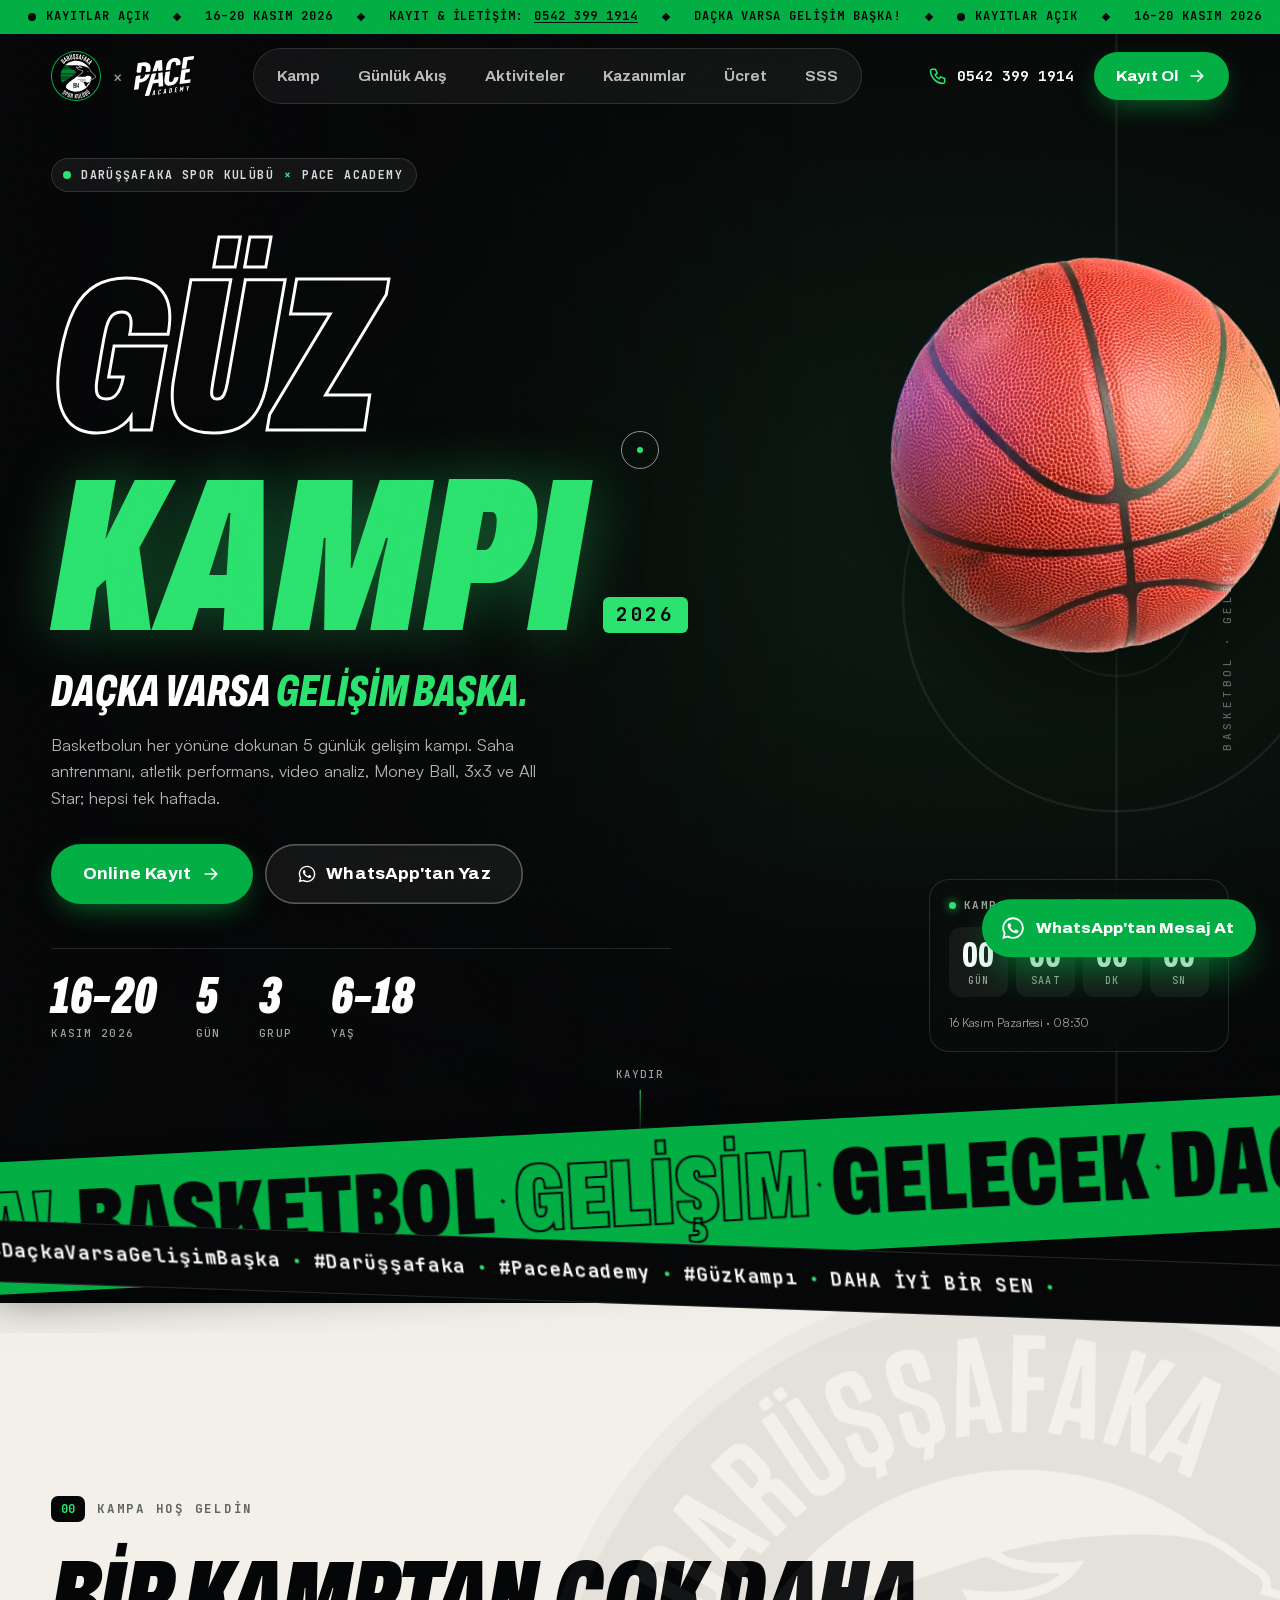
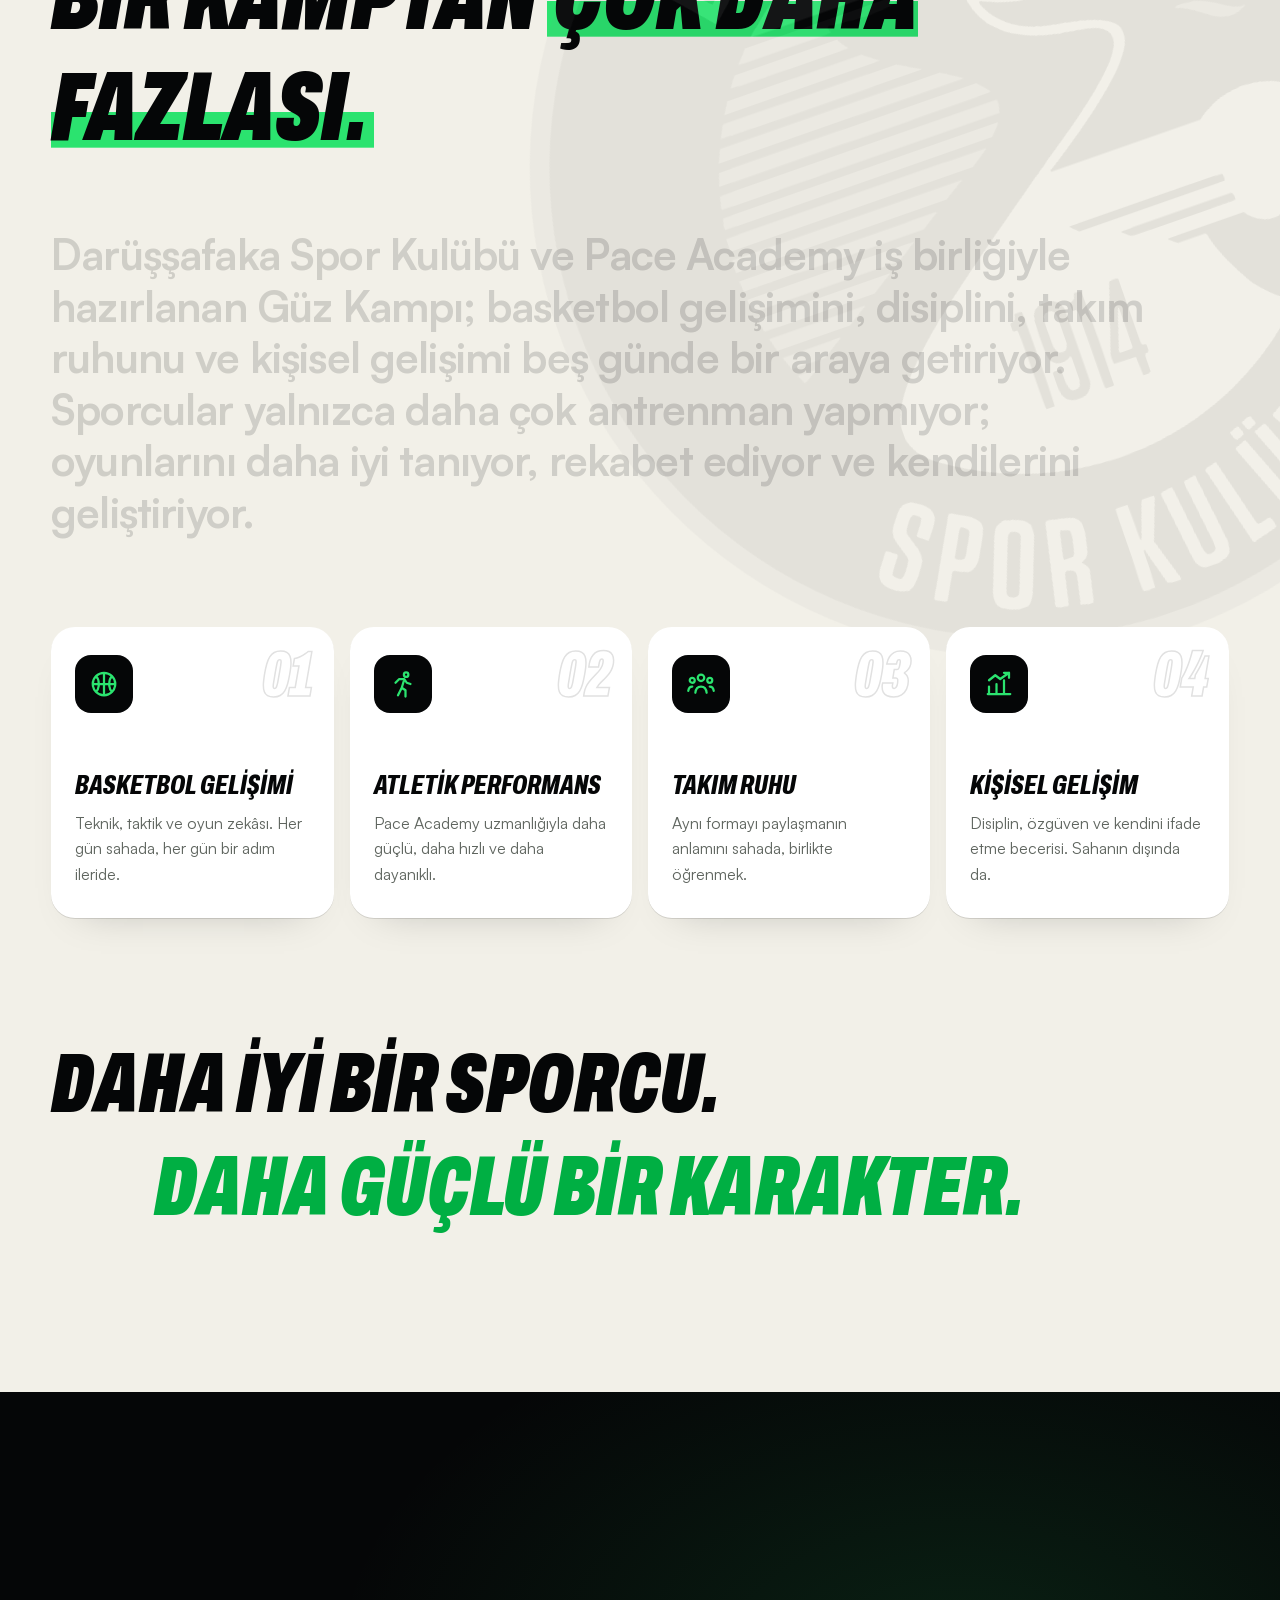
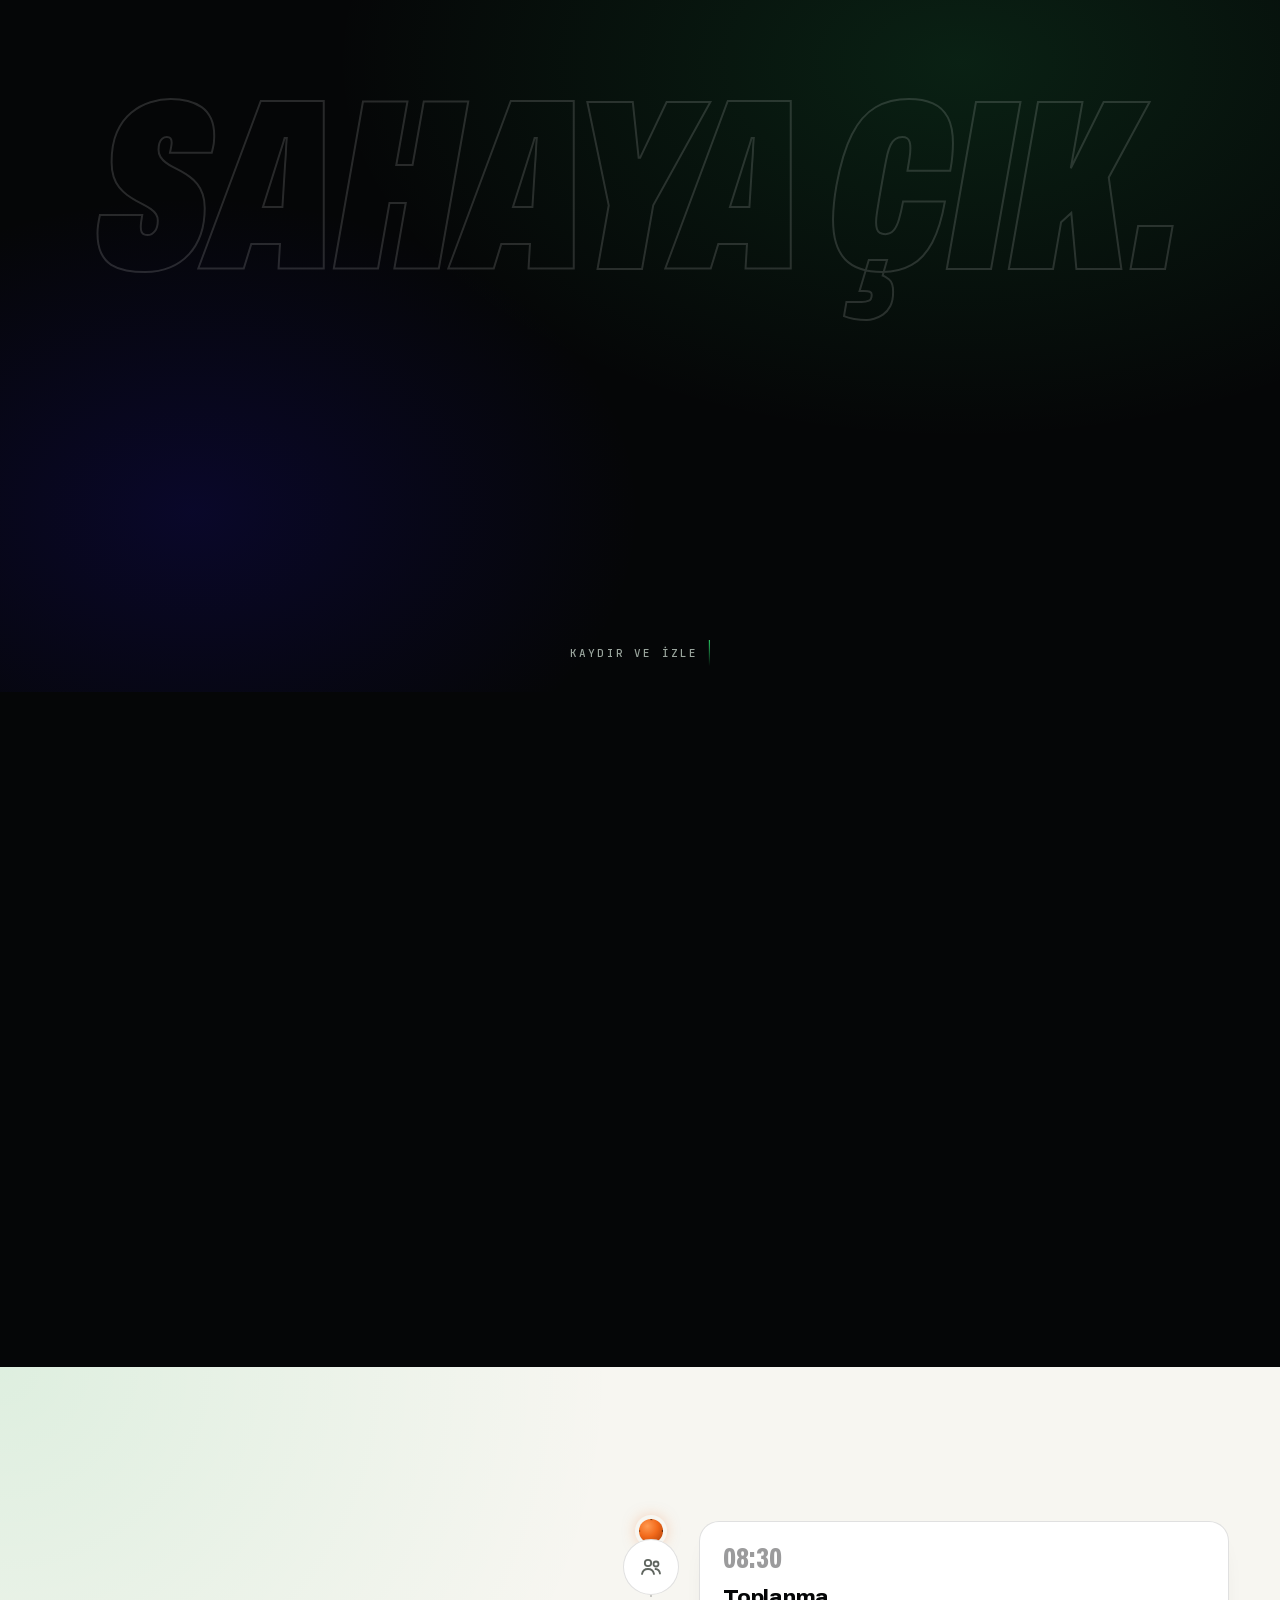
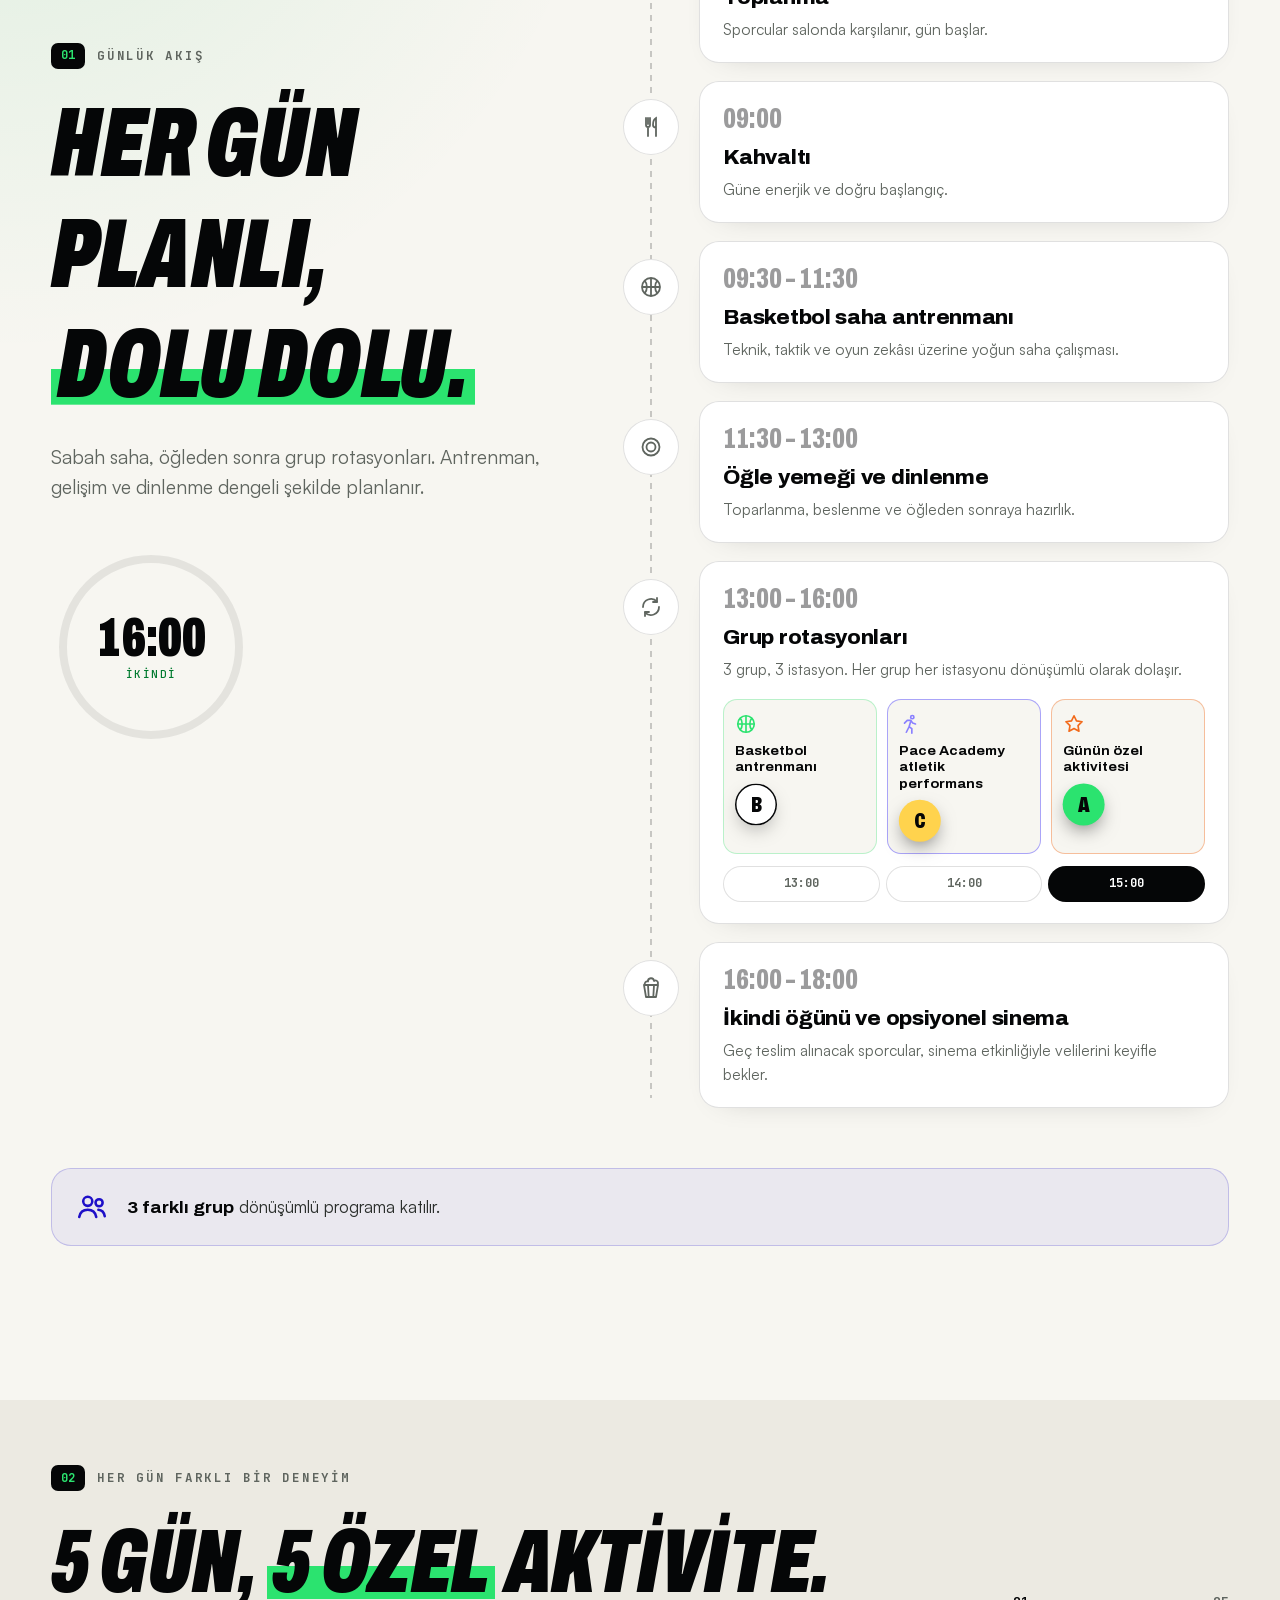
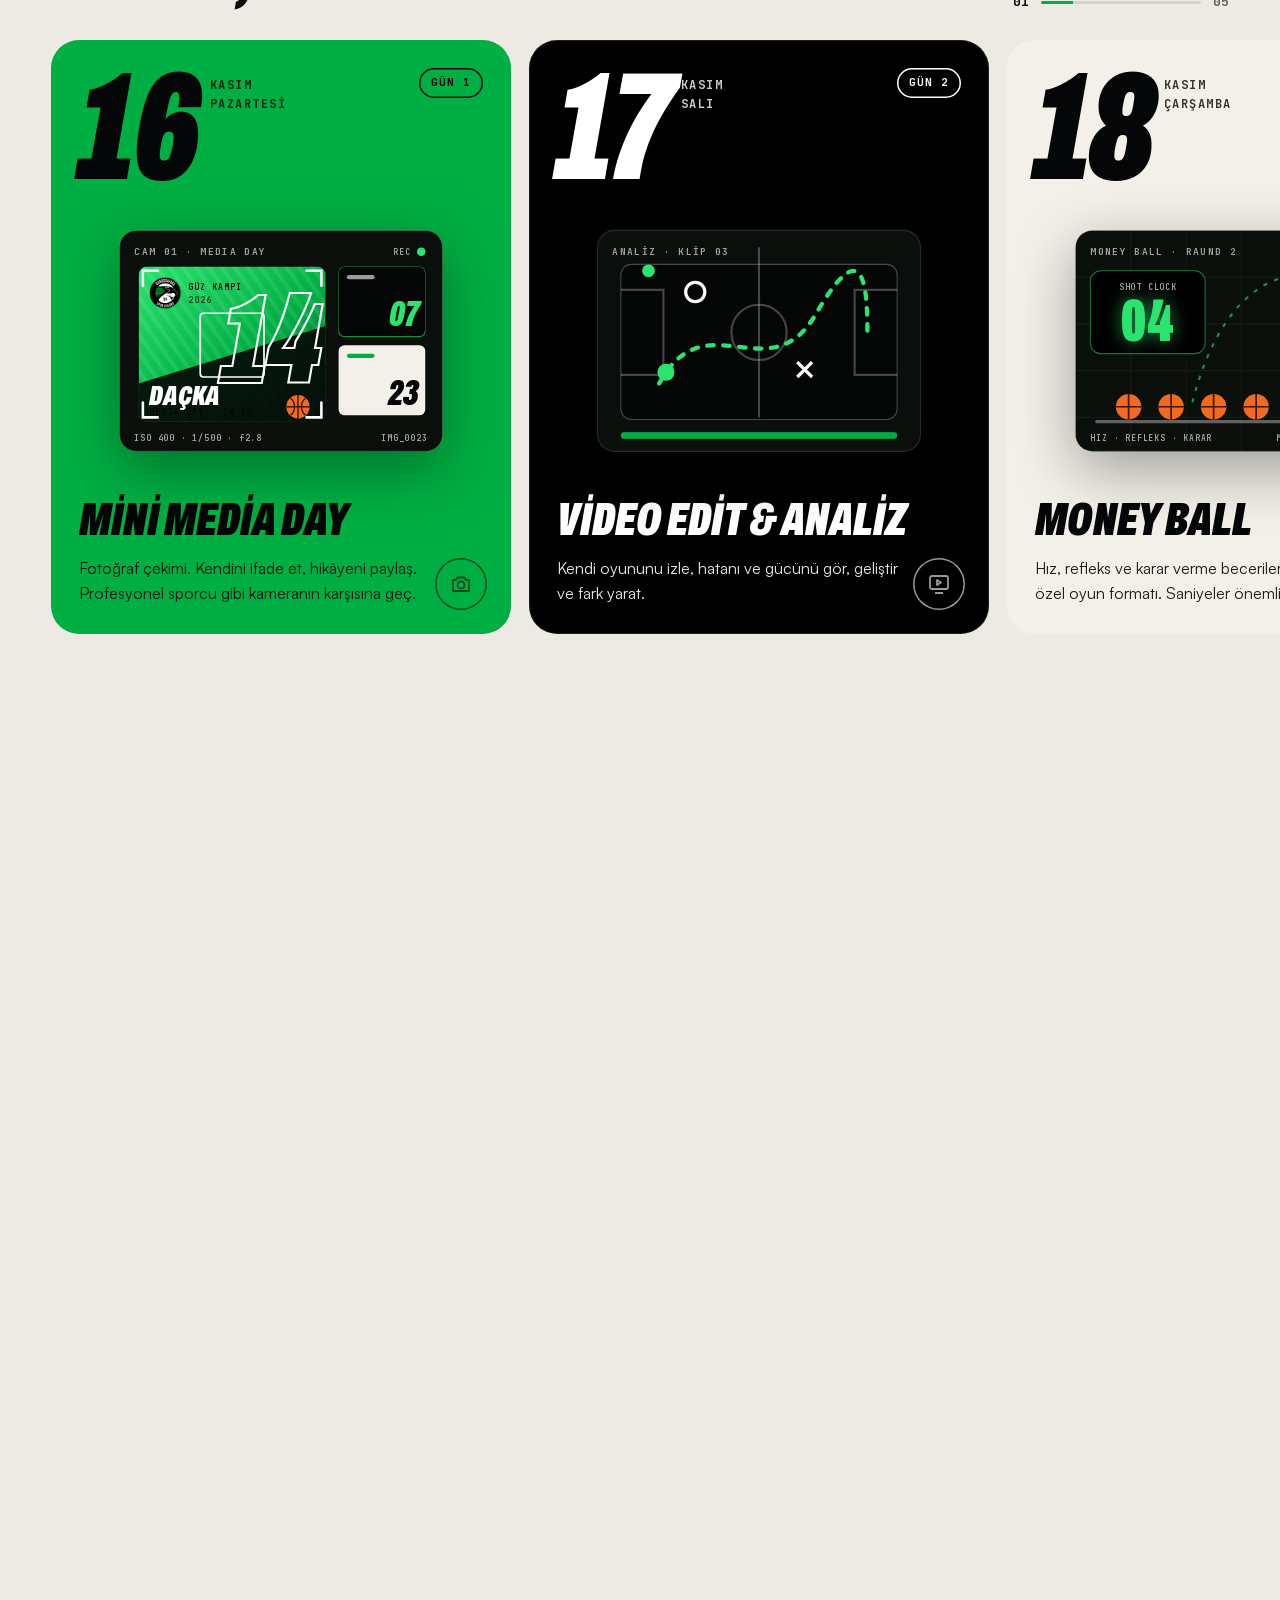
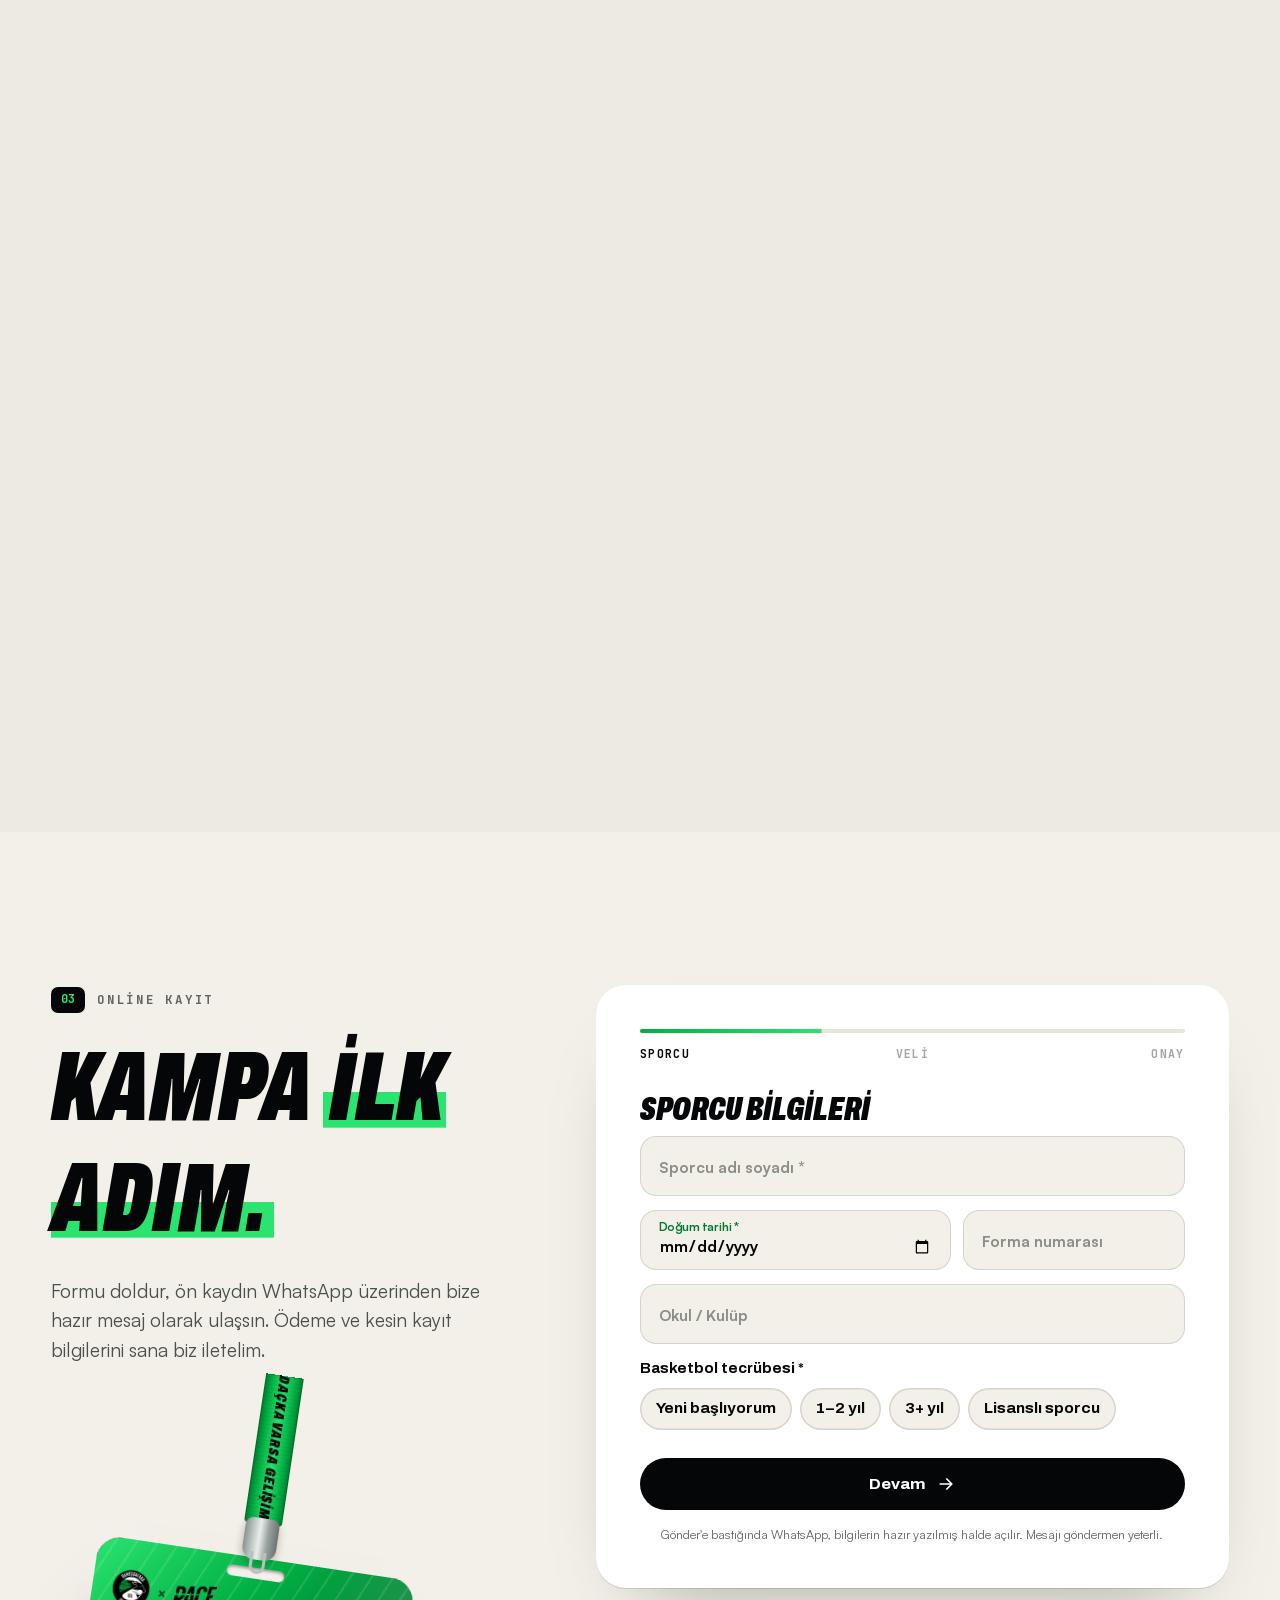
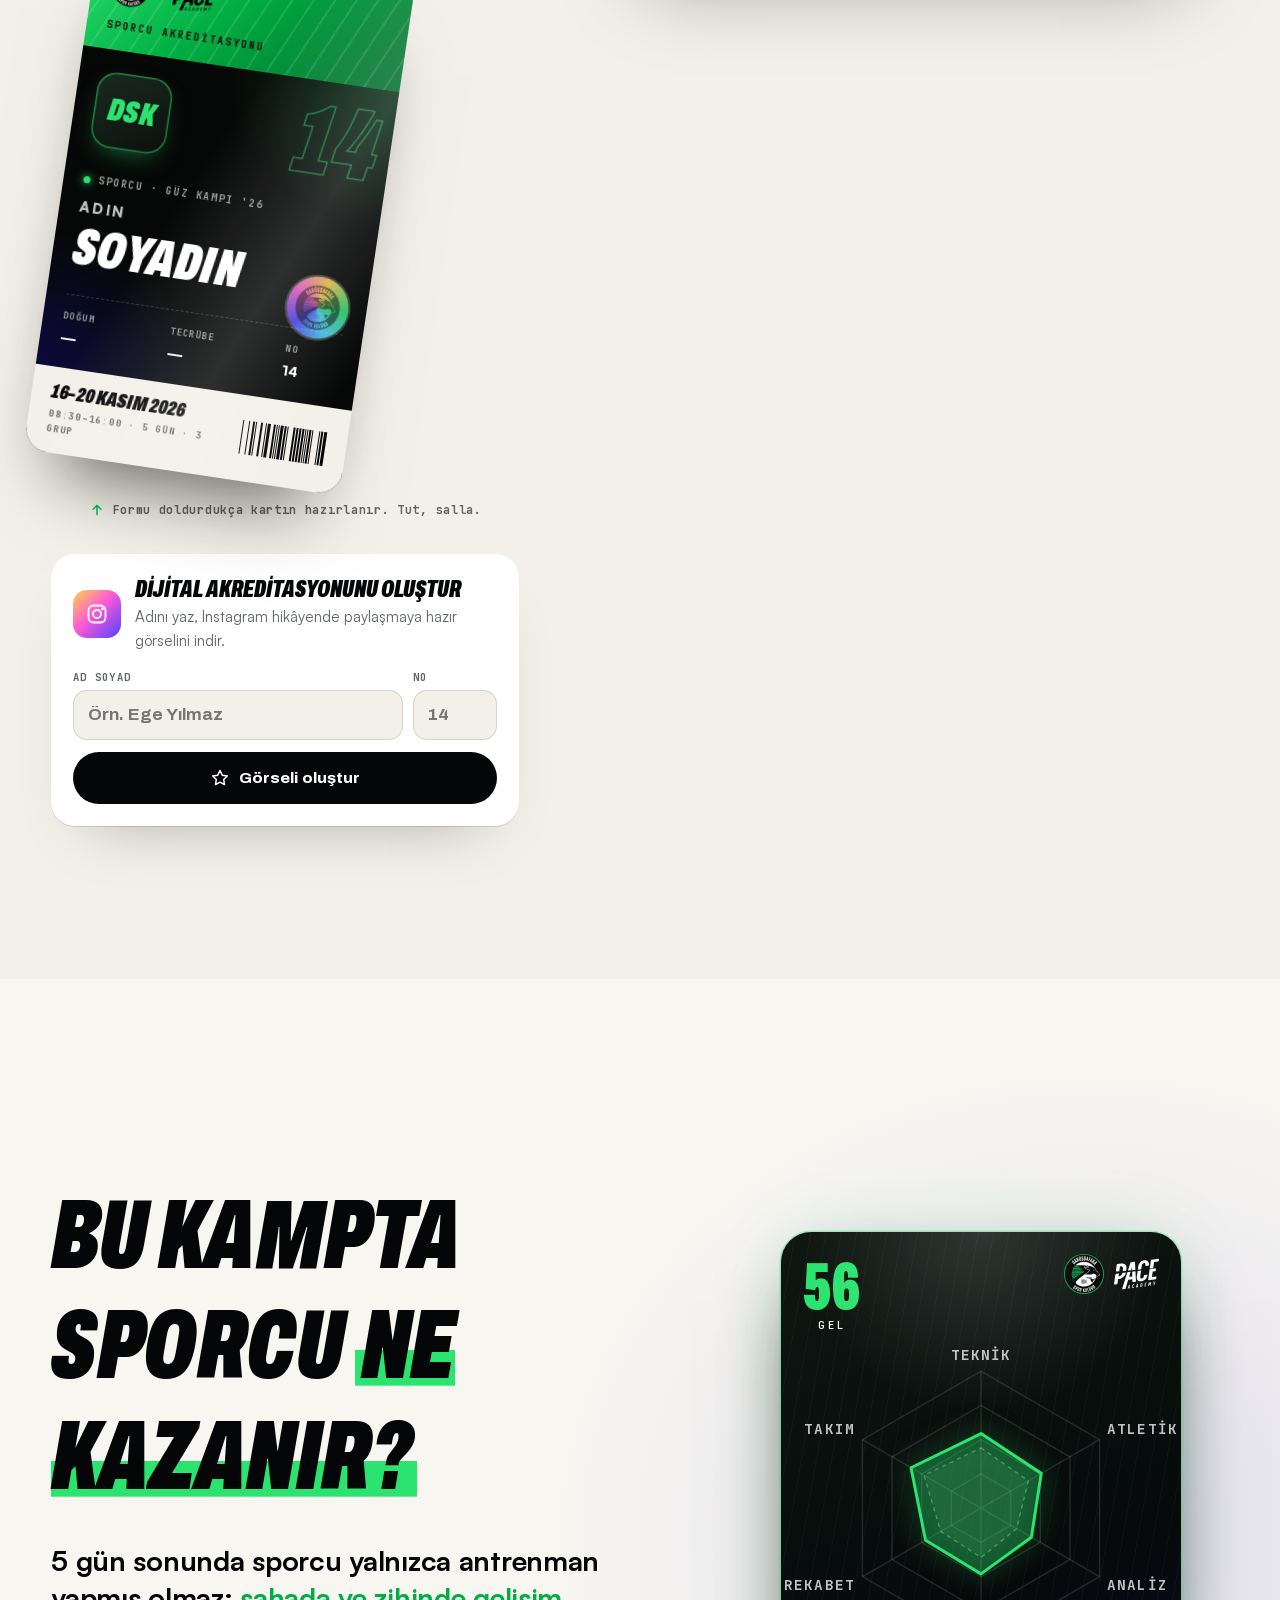
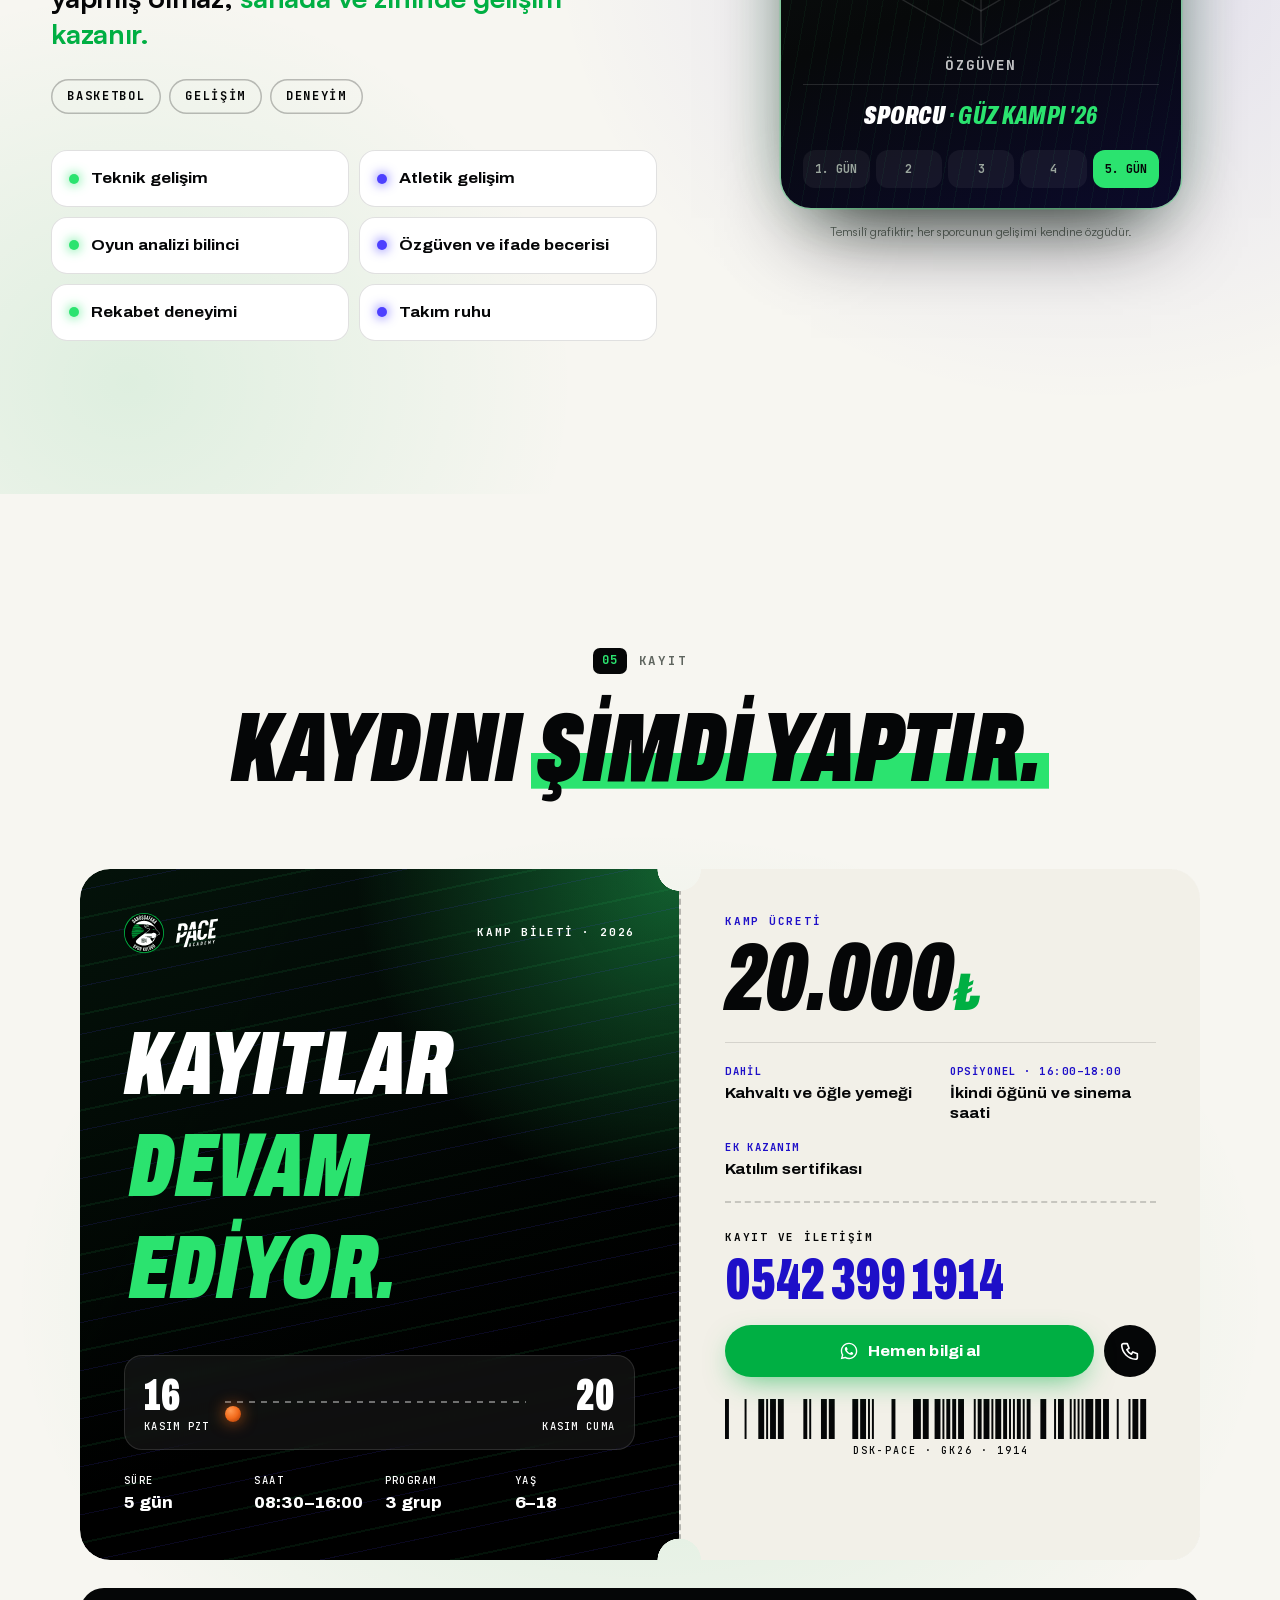
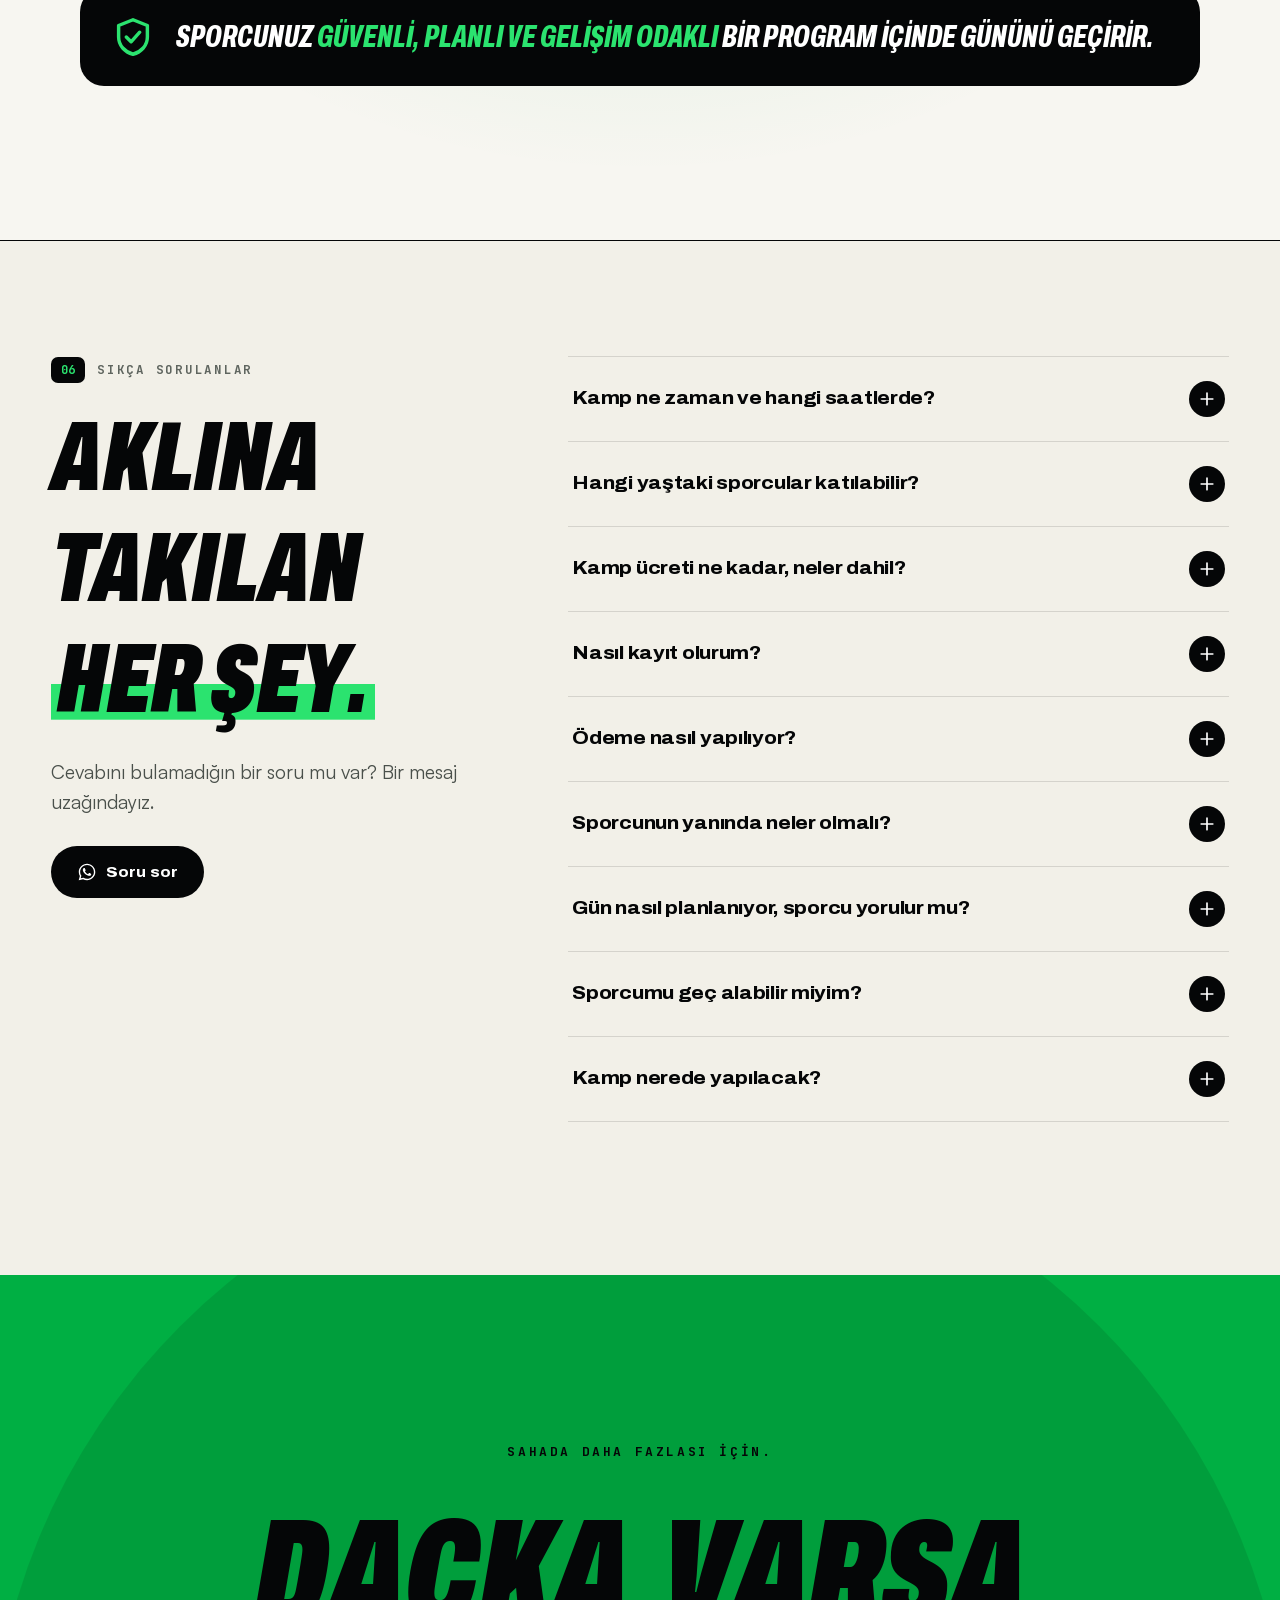
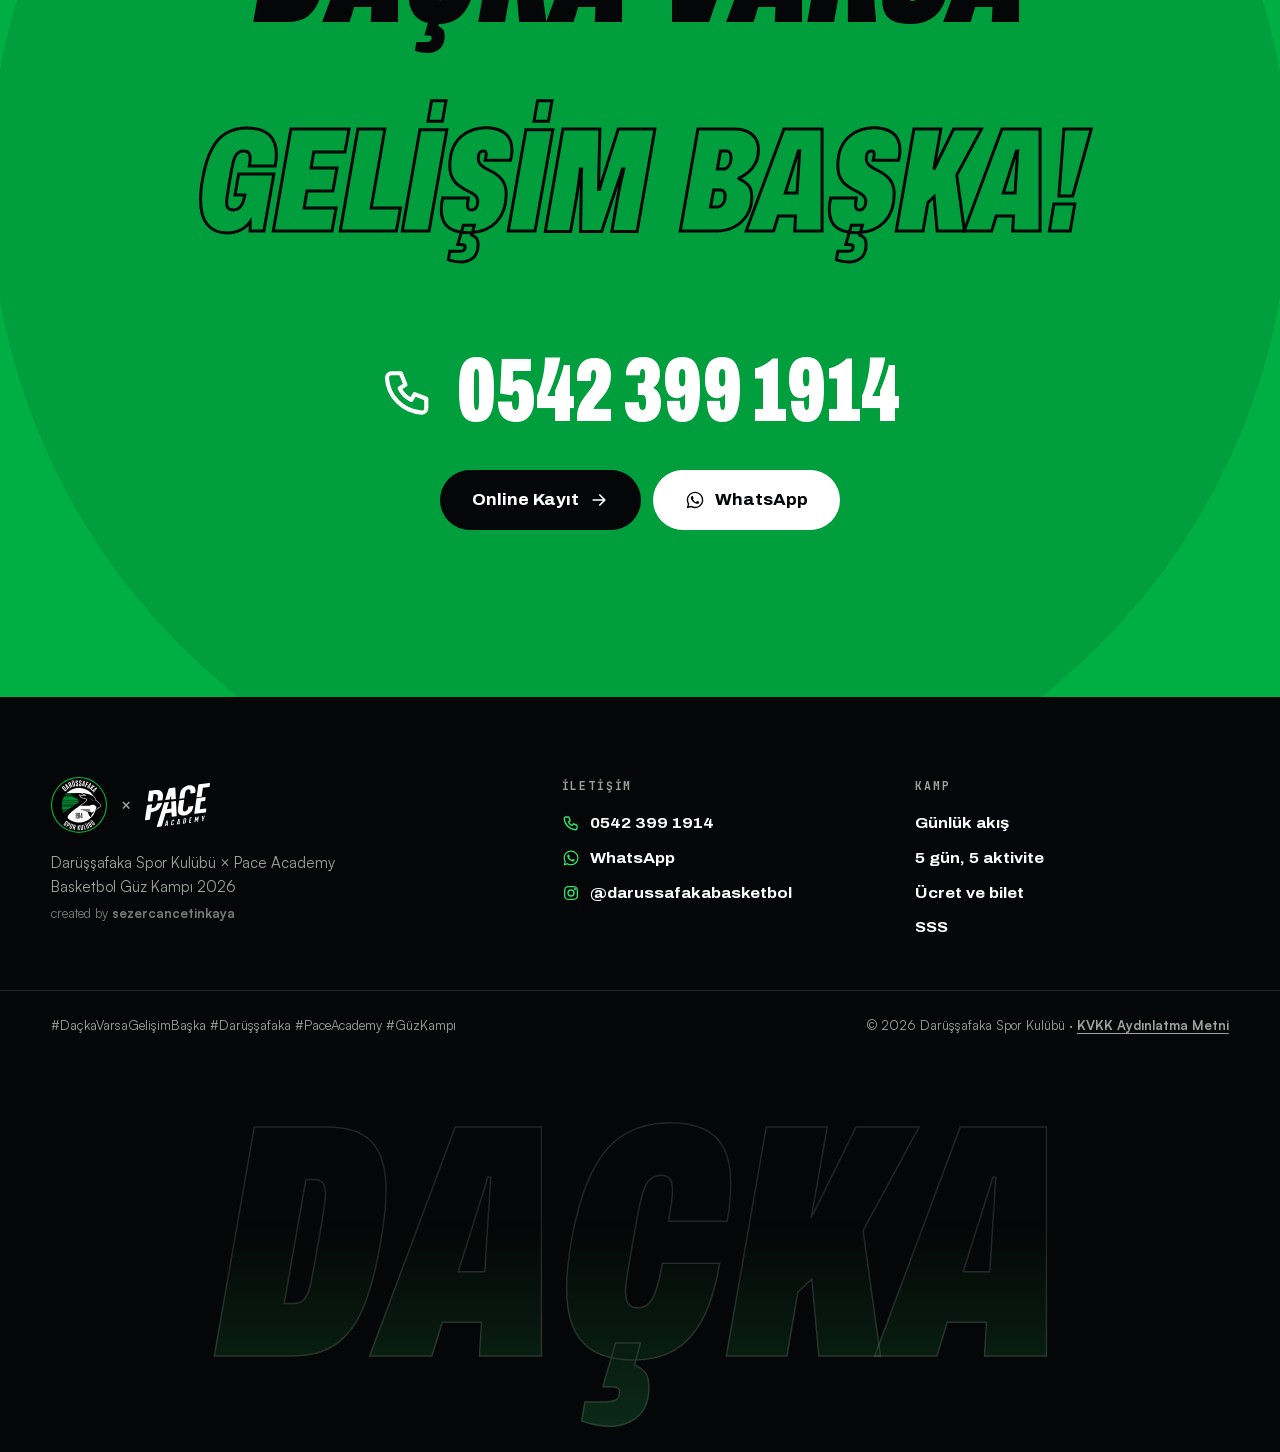
<file: index.html>
<!DOCTYPE html>
<html lang="tr">
<head>
<meta charset="UTF-8">
<meta name="viewport" content="width=device-width, initial-scale=1, viewport-fit=cover">
<title>Güz Kampı 2026 | Darüşşafaka × Pace Academy Basketbol Kampı</title>
<meta name="description" content="Darüşşafaka Spor Kulübü × Pace Academy Basketbol Güz Kampı. 16–20 Kasım 2026, 5 gün, 3 grup, 6–18 yaş. Online kayıt ve WhatsApp: 0542 399 1914.">
<meta name="theme-color" content="#050607">
<link rel="canonical" href="https://xn--darussafakaguzkamp-v0c.online/">
<meta property="og:url" content="https://xn--darussafakaguzkamp-v0c.online/">

<meta property="og:type" content="website">
<meta property="og:locale" content="tr_TR">
<meta property="og:site_name" content="Darüşşafaka × Pace Academy · Güz Kampı 2026">
<meta property="og:title" content="Güz Kampı 2026 · Daçka varsa gelişim başka.">
<meta property="og:description" content="Darüşşafaka × Pace Academy Basketbol Güz Kampı · 16–20 Kasım 2026 · Kayıt: 0542 399 1914">
<meta property="og:image" content="https://xn--darussafakaguzkamp-v0c.online/assets/img/og-kapak.jpg?v=2">
<meta name="twitter:image" content="https://xn--darussafakaguzkamp-v0c.online/assets/img/og-kapak.jpg?v=2">
<meta property="og:image:width" content="1200">
<meta property="og:image:height" content="630">
<meta property="og:image:type" content="image/jpeg">
<meta property="og:image:alt" content="Güz Kampı 2026 · Darüşşafaka × Pace Academy · 16–20 Kasım 2026">
<meta name="twitter:title" content="Güz Kampı 2026 · Daçka varsa gelişim başka.">
<meta name="twitter:description" content="Darüşşafaka × Pace Academy Basketbol Güz Kampı · 16–20 Kasım 2026 · Kayıt: 0542 399 1914">
<meta name="twitter:card" content="summary_large_image">

<link rel="icon" href="assets/img/favicon.svg" type="image/svg+xml">
<link rel="icon" href="assets/img/favicon-64.png" sizes="64x64" type="image/png">
<link rel="apple-touch-icon" href="assets/img/apple-touch-icon.png">

<link rel="preload" href="assets/fonts/archivo-italic-100-900-latin.woff2" as="font" type="font/woff2" crossorigin>
<link rel="preload" href="assets/fonts/satoshi-normal-500.woff2" as="font" type="font/woff2" crossorigin>
<link rel="stylesheet" href="assets/fonts/fonts.css">
<link rel="stylesheet" href="assets/css/style.css">
<script>document.documentElement.setAttribute('data-theme','dark');document.documentElement.classList.add('js');if(/[?&]og(&|$)/.test(location.search))document.documentElement.classList.add('og-mode');</script>

<script type="application/ld+json">
{
  "@context": "https://schema.org",
  "@type": "SportsEvent",
  "name": "Darüşşafaka × Pace Academy Basketbol Güz Kampı 2026",
  "description": "Basketbol antrenmanları, atletik performans, video analiz, Money Ball, 3x3 turnuvası ve All Star yarışmalarıyla 5 günlük gelişim kampı.",
  "sport": "Basketbol",
  "startDate": "2026-11-16T08:30:00+03:00",
  "endDate": "2026-11-20T16:00:00+03:00",
  "eventStatus": "https://schema.org/EventScheduled",
  "eventAttendanceMode": "https://schema.org/OfflineEventAttendanceMode",
  "location": { "@type": "Place", "name": "Darüşşafaka Spor Kulübü", "address": { "@type": "PostalAddress", "addressLocality": "İstanbul", "addressCountry": "TR" } },
  "organizer": [
    { "@type": "SportsOrganization", "name": "Darüşşafaka Spor Kulübü" },
    { "@type": "Organization", "name": "Pace Academy" }
  ],
  "offers": { "@type": "Offer", "price": "20000", "priceCurrency": "TRY", "availability": "https://schema.org/InStock" },
  "telephone": "+905423991914"
}
</script>
</head>
<body class="is-loading">

<!-- ============ İKON SETİ ============ -->
<svg width="0" height="0" style="position:absolute" aria-hidden="true">
  <defs>
    <symbol id="i-wa" viewBox="0 0 24 24"><path fill="currentColor" d="M12.04 2C6.58 2 2.13 6.45 2.13 11.91c0 1.75.46 3.45 1.32 4.95L2.05 22l5.25-1.38a9.9 9.9 0 0 0 4.74 1.21c5.46 0 9.91-4.45 9.91-9.91C21.95 6.45 17.5 2 12.04 2Zm0 18.15c-1.48 0-2.93-.4-4.2-1.15l-.3-.18-3.12.82.83-3.04-.2-.31a8.2 8.2 0 0 1-1.26-4.38c0-4.54 3.7-8.24 8.25-8.24 4.54 0 8.24 3.7 8.24 8.24 0 4.55-3.7 8.24-8.24 8.24Zm4.52-6.16c-.25-.12-1.47-.72-1.69-.81-.23-.08-.39-.12-.56.13-.16.25-.64.81-.78.97-.14.17-.29.19-.54.06-.25-.12-1.05-.39-1.99-1.23-.74-.66-1.23-1.47-1.38-1.72-.14-.25-.01-.38.11-.5.11-.11.25-.29.37-.43.13-.15.17-.25.25-.42.08-.17.04-.31-.02-.43-.06-.13-.56-1.35-.77-1.85-.2-.48-.41-.42-.56-.43h-.48c-.17 0-.43.06-.66.31-.22.25-.86.85-.86 2.07 0 1.22.89 2.4 1.01 2.56.12.17 1.75 2.67 4.23 3.74.59.26 1.05.41 1.41.52.59.19 1.13.16 1.56.1.48-.07 1.47-.6 1.67-1.18.21-.58.21-1.07.14-1.18-.06-.1-.22-.16-.47-.28Z"/></symbol>
    <symbol id="i-phone" viewBox="0 0 24 24"><path fill="none" stroke="currentColor" stroke-width="1.8" stroke-linecap="round" stroke-linejoin="round" d="M5 4h4l2 5-2.5 1.5a11 11 0 0 0 5 5L15 13l5 2v4a2 2 0 0 1-2 2A16 16 0 0 1 3 6a2 2 0 0 1 2-2"/></symbol>
    <symbol id="i-arrow" viewBox="0 0 24 24"><path fill="none" stroke="currentColor" stroke-width="2" stroke-linecap="round" stroke-linejoin="round" d="M5 12h14M13 6l6 6-6 6"/></symbol>
    <symbol id="i-cal" viewBox="0 0 24 24"><g fill="none" stroke="currentColor" stroke-width="1.8" stroke-linecap="round"><rect x="3.5" y="5" width="17" height="15" rx="3"/><path d="M3.5 10h17M8 3v4M16 3v4"/></g></symbol>
    <symbol id="i-users" viewBox="0 0 24 24"><g fill="none" stroke="currentColor" stroke-width="1.8" stroke-linecap="round"><circle cx="9" cy="8" r="3.2"/><path d="M3 19c.6-3.2 3-5 6-5s5.4 1.8 6 5"/><circle cx="17" cy="9" r="2.5"/><path d="M16.5 14c2.4.2 4 1.7 4.5 4.5"/></g></symbol>
    <symbol id="i-ball" viewBox="0 0 24 24"><g fill="none" stroke="currentColor" stroke-width="1.8"><circle cx="12" cy="12" r="9"/><path d="M3 12h18M12 3v18M5.6 5.6c3 3 3 9.8 0 12.8M18.4 5.6c-3 3-3 9.8 0 12.8"/></g></symbol>
    <symbol id="i-run" viewBox="0 0 24 24"><g fill="none" stroke="currentColor" stroke-width="1.8" stroke-linecap="round" stroke-linejoin="round"><circle cx="14.5" cy="4.5" r="1.8"/><path d="m8 21 3-6 3 2v5M6 11l3-3h4l2 3 3 1M11 15l1.5-5"/></g></symbol>
    <symbol id="i-team" viewBox="0 0 24 24"><g fill="none" stroke="currentColor" stroke-width="1.8" stroke-linecap="round"><circle cx="12" cy="7" r="2.6"/><circle cx="5" cy="9" r="2"/><circle cx="19" cy="9" r="2"/><path d="M7.5 19c.3-3.3 2-5 4.5-5s4.2 1.7 4.5 5M1.8 17.5c.3-2.2 1.4-3.5 3.2-3.5M22.2 17.5c-.3-2.2-1.4-3.5-3.2-3.5"/></g></symbol>
    <symbol id="i-growth" viewBox="0 0 24 24"><g fill="none" stroke="currentColor" stroke-width="1.8" stroke-linecap="round" stroke-linejoin="round"><path d="M4 20V14M10 20v-8M16 20V9M3 20h18"/><path d="m4 9 5-4 4 3 7-5M16 3h4v4"/></g></symbol>
    <symbol id="i-fork" viewBox="0 0 24 24"><g fill="none" stroke="currentColor" stroke-width="1.8" stroke-linecap="round"><path d="M7 3v7a2 2 0 0 0 2 2v9M11 3v7a2 2 0 0 1-2 2M9 3v6M17 21V3c-2 1-3 3.5-3 7 0 1.5 1 2.5 3 2.5"/></g></symbol>
    <symbol id="i-plate" viewBox="0 0 24 24"><g fill="none" stroke="currentColor" stroke-width="1.8"><circle cx="12" cy="12" r="8.5"/><circle cx="12" cy="12" r="4.5"/></g></symbol>
    <symbol id="i-rotate" viewBox="0 0 24 24"><g fill="none" stroke="currentColor" stroke-width="1.8" stroke-linecap="round" stroke-linejoin="round"><path d="M20 12a8 8 0 0 1-14 5.3M4 12A8 8 0 0 1 18 6.7"/><path d="M18 3v4h-4M6 21v-4h4"/></g></symbol>
    <symbol id="i-film" viewBox="0 0 24 24"><g fill="none" stroke="currentColor" stroke-width="1.8" stroke-linecap="round" stroke-linejoin="round"><rect x="3" y="8" width="18" height="12" rx="2"/><path d="m3 8 2.5-4 3.5 1-2.5 3M9 5l3.5 1-2.5 3M13 6l3.5 1-1.5 1"/></g></symbol>
    <symbol id="i-cam" viewBox="0 0 24 24"><g fill="none" stroke="currentColor" stroke-width="1.8" stroke-linejoin="round"><path d="M4 8h3l1.5-2.5h7L17 8h3v11H4z"/><circle cx="12" cy="13" r="3.5"/></g></symbol>
    <symbol id="i-play" viewBox="0 0 24 24"><g fill="none" stroke="currentColor" stroke-width="1.8" stroke-linejoin="round"><rect x="3" y="4" width="18" height="13" rx="2"/><path d="M10 8v5l4-2.5zM8 21h8"/></g></symbol>
    <symbol id="i-bolt" viewBox="0 0 24 24"><path fill="none" stroke="currentColor" stroke-width="1.8" stroke-linejoin="round" d="M13 2 4 14h7l-1 8 9-12h-7z"/></symbol>
    <symbol id="i-star" viewBox="0 0 24 24"><path fill="none" stroke="currentColor" stroke-width="1.8" stroke-linejoin="round" d="m12 3 2.7 5.6 6.1.9-4.4 4.3 1 6.1L12 17l-5.4 2.9 1-6.1-4.4-4.3 6.1-.9z"/></symbol>
    <symbol id="i-trophy" viewBox="0 0 24 24"><g fill="none" stroke="currentColor" stroke-width="1.8" stroke-linecap="round" stroke-linejoin="round"><path d="M7 4h10v5a5 5 0 0 1-10 0zM7 6H4v1a3 3 0 0 0 3 3M17 6h3v1a3 3 0 0 1-3 3M12 14v3M8 21h8M9 17h6v4H9z"/></g></symbol>
    <symbol id="i-shield" viewBox="0 0 24 24"><g fill="none" stroke="currentColor" stroke-width="1.8" stroke-linecap="round" stroke-linejoin="round"><path d="M12 3 4.5 6v6c0 4.5 3.2 7.8 7.5 9 4.3-1.2 7.5-4.5 7.5-9V6z"/><path d="m8.5 12 2.5 2.5 4.5-5"/></g></symbol>
    <symbol id="i-check" viewBox="0 0 24 24"><path fill="none" stroke="currentColor" stroke-width="2.4" stroke-linecap="round" stroke-linejoin="round" d="m5 12.5 4.5 4.5L19 7"/></symbol>
    <symbol id="i-popcorn" viewBox="0 0 24 24"><g fill="none" stroke="currentColor" stroke-width="1.8" stroke-linejoin="round"><path d="M5 9h14l-2 12H7zM9 9l.7 12M15 9l-.7 12"/><path d="M6 9a2.5 2.5 0 0 1 3-3.5A3 3 0 0 1 15 5a2.5 2.5 0 0 1 3 4"/></g></symbol>
    <symbol id="i-clock" viewBox="0 0 24 24"><g fill="none" stroke="currentColor" stroke-width="1.8" stroke-linecap="round"><circle cx="12" cy="12" r="9"/><path d="M12 7v5l3 2"/></g></symbol>
    <symbol id="i-shirt" viewBox="0 0 24 24"><path fill="none" stroke="currentColor" stroke-width="1.8" stroke-linejoin="round" d="M8 3c.5 2 2 3 4 3s3.5-1 4-3l2.5 1v6L17 9.5V21H7V9.5L5.5 10V4z"/></symbol>
    <symbol id="i-cert" viewBox="0 0 24 24"><g fill="none" stroke="currentColor" stroke-width="1.8" stroke-linecap="round" stroke-linejoin="round"><rect x="3" y="4" width="18" height="12" rx="2"/><path d="M7 8h10M7 11h6"/><circle cx="16.5" cy="17" r="2.5"/><path d="m15 19-1 3 2.5-1 2.5 1-1-3"/></g></symbol>
    <symbol id="i-pin" viewBox="0 0 24 24"><g fill="none" stroke="currentColor" stroke-width="1.8"><path d="M12 21s7-6.2 7-11.5A7 7 0 0 0 5 9.5C5 14.8 12 21 12 21Z"/><circle cx="12" cy="9.5" r="2.5"/></g></symbol>
    <symbol id="i-ig" viewBox="0 0 24 24"><g fill="none" stroke="currentColor" stroke-width="1.8"><rect x="3.5" y="3.5" width="17" height="17" rx="5"/><circle cx="12" cy="12" r="4"/><circle cx="17.3" cy="6.7" r=".6" fill="currentColor"/></g></symbol>
    <symbol id="i-plus" viewBox="0 0 24 24"><path fill="none" stroke="currentColor" stroke-width="2" stroke-linecap="round" d="M12 5v14M5 12h14"/></symbol>
  </defs>
</svg>

<!-- ============ PRELOADER ============ -->
<div class="preloader" id="preloader" aria-hidden="true">
  <div class="pl-cols"><i></i><i></i><i></i><i></i><i></i></div>
  <div class="pl-inner">
    <img class="pl-crest" src="assets/img/dsk-arma.svg" alt="" width="96" height="96">
    <div class="pl-num"><span id="plNum">0000</span></div>
    <div class="pl-slogan"><span>DAÇKA VARSA</span><b>GELİŞİM BAŞKA!</b></div>
    <div class="pl-bar"><i id="plBar"></i></div>
  </div>
</div>

<div class="grain" aria-hidden="true"></div>
<div class="progress" aria-hidden="true"><i id="progressBar"></i></div>
<div class="cursor" aria-hidden="true"><div class="cursor-ring"><span class="cursor-label"></span></div><div class="cursor-dot"></div></div>

<!-- ============ DUYURU BANDI ============ -->
<div class="ticker" role="note" aria-label="Duyuru">
  <div class="ticker-track">
    <span><i class="live"></i>KAYITLAR AÇIK</span><span>16–20 KASIM 2026</span><span>KAYIT &amp; İLETİŞİM: <a href="tel:+905423991914">0542 399 1914</a></span><span>DAÇKA VARSA GELİŞİM BAŞKA!</span>
    <span aria-hidden="true"><i class="live"></i>KAYITLAR AÇIK</span><span aria-hidden="true">16–20 KASIM 2026</span><span aria-hidden="true">KAYIT &amp; İLETİŞİM: 0542 399 1914</span><span aria-hidden="true">DAÇKA VARSA GELİŞİM BAŞKA!</span>
  </div>
</div>

<!-- ============ ÜST MENÜ ============ -->
<header class="hdr" id="hdr">
  <a class="hdr-brand" href="#top" aria-label="Güz Kampı ana sayfa">
    <img loading="lazy" decoding="async" src="assets/img/dsk-arma.svg" alt="Darüşşafaka Spor Kulübü" width="44" height="44">
    <span class="hdr-x">×</span>
    <img class="hdr-pace hdr-pace-w" src="assets/img/pace-beyaz.svg" alt="Pace Academy" width="62" height="44"><img class="hdr-pace hdr-pace-b" src="assets/img/pace-mavi.svg" alt="" width="62" height="44">
  </a>
  <nav class="hdr-nav" aria-label="Ana menü">
    <a href="#kamp">Kamp</a>
    <a href="#akis">Günlük Akış</a>
    <a href="#aktiviteler">Aktiviteler</a>
    <a href="#kazanimlar">Kazanımlar</a>
    <a href="#kayit">Ücret</a>
    <a href="#sss">SSS</a>
  </nav>
  <div class="hdr-right">
    <a class="hdr-tel" href="tel:+905423991914"><svg><use href="#i-phone"/></svg><span>0542 399 1914</span></a>
    <a class="btn btn-green btn-sm magnetic" href="#kayit-formu" data-cursor="KAYIT">Kayıt Ol<svg><use href="#i-arrow"/></svg></a>
    <button class="menu-btn" id="menuBtn" aria-label="Menüyü aç" aria-expanded="false" aria-controls="mnav"><span></span><span></span></button>
  </div>
</header>

<div class="mnav" id="mnav" aria-hidden="true">
  <nav aria-label="Mobil menü">
    <a href="#kamp"><small>01</small>Kamp</a>
    <a href="#akis"><small>02</small>Günlük Akış</a>
    <a href="#aktiviteler"><small>03</small>Aktiviteler</a>
    <a href="#kazanimlar"><small>04</small>Kazanımlar</a>
    <a href="#kayit"><small>05</small>Ücret &amp; Bilet</a>
    <a href="#sss"><small>06</small>SSS</a>
  </nav>
  <div class="mnav-foot">
    <a class="btn btn-green" href="#kayit-formu">Online Kayıt<svg><use href="#i-arrow"/></svg></a>
    <a class="btn btn-ghost" href="https://wa.me/905423991914?text=Merhaba%2C%20G%C3%BCz%20Kamp%C4%B1%202026%20hakk%C4%B1nda%20bilgi%20almak%20istiyorum." target="_blank" rel="noopener"><svg><use href="#i-wa"/></svg>WhatsApp</a>
    <a class="mnav-tel" href="tel:+905423991914">0542 399 1914</a>
  </div>
</div>

<main id="top">

<!-- ============ HERO ============ -->
<section class="hero" id="hero">
  <canvas class="hero-gl" id="heroGL" aria-hidden="true"></canvas>
  <div class="hero-ball" id="heroBall" aria-hidden="true"><img src="assets/img/top.webp" srcset="assets/img/top-640.webp 640w, assets/img/top.webp 1100w" sizes="(max-width:760px) 70vw, 45vw" alt="" width="1100" height="1100" fetchpriority="high" decoding="async"></div>
  <div class="hero-vignette" aria-hidden="true"></div>
  <svg class="hero-court" viewBox="0 0 1600 900" preserveAspectRatio="xMidYMid slice" aria-hidden="true">
    <g fill="none" stroke="currentColor" stroke-width="2">
      <circle class="draw" cx="1180" cy="450" r="170"/>
      <circle class="draw" cx="1180" cy="450" r="62"/>
      <path class="draw" d="M1180 -20V920"/>
      <path class="draw" d="M1650 140H1440V760H1650"/>
      <path class="draw" d="M1650 -40C1200 40 1200 860 1650 940"/>
    </g>
  </svg>

  <div class="hero-inner wrap">
    <p class="eyebrow hero-eyebrow" data-reveal><span class="live"></span><span class="ey-long">Darüşşafaka Spor Kulübü</span><span class="ey-short">DSK</span> <b>×</b> Pace Academy</p>
    <h1 class="hero-title" aria-label="Güz Kampı 2026">
      <span class="ht-row"><span class="ht-word ht-outline" data-split>GÜZ</span></span>
      <span class="ht-row"><span class="ht-word ht-green" data-split>KAMPI</span><span class="ht-year" data-reveal>2026</span></span>
    </h1>
    <p class="hero-slogan" data-reveal>Daçka varsa <em>gelişim başka.</em></p>
    <p class="hero-lead" data-reveal>Basketbolun her yönüne dokunan 5 günlük gelişim kampı. Saha antrenmanı, atletik performans, video analiz, Money Ball, 3x3 ve All Star; hepsi tek haftada.</p>
    <div class="hero-cta" data-reveal>
      <a class="btn btn-green btn-lg magnetic" href="#kayit-formu" data-cursor="KAYIT">Online Kayıt<svg><use href="#i-arrow"/></svg></a>
      <a class="btn btn-ghost btn-lg magnetic" href="https://wa.me/905423991914?text=Merhaba%2C%20G%C3%BCz%20Kamp%C4%B1%202026%20hakk%C4%B1nda%20bilgi%20almak%20istiyorum." target="_blank" rel="noopener" data-cursor="YAZ"><svg><use href="#i-wa"/></svg>WhatsApp'tan Yaz</a>
    </div>
    <ul class="hero-stats" data-reveal>
      <li><b>16–20</b><span>Kasım 2026</span></li>
      <li><b data-count="5">5</b><span>gün</span></li>
      <li><b data-count="3">3</b><span>grup</span></li>
      <li><b>6–18</b><span>yaş</span></li>
    </ul>
  </div>

  <aside class="hero-count" data-reveal aria-label="Kampa kalan süre">
    <p>Kampa kalan süre</p>
    <div class="hc-grid">
      <div><b data-cd="d">00</b><span>gün</span></div>
      <div><b data-cd="h">00</b><span>saat</span></div>
      <div><b data-cd="m">00</b><span>dk</span></div>
      <div><b data-cd="s">00</b><span>sn</span></div>
    </div>
    <small>16 Kasım Pazartesi · 08:30</small>
  </aside>

  <a class="hero-scroll" href="#kamp" aria-label="Aşağı kaydır"><span>Kaydır</span><i></i></a>
  <p class="hero-vertical" aria-hidden="true">BASKETBOL · GELİŞİM · GELECEK</p>
</section>

<!-- ============ KAYAN BANTLAR ============ -->
<div class="bands" aria-hidden="true">
  <div class="band band-a"><div class="band-track" data-dir="1">
    <span>DAÇKA VARSA</span><i>✦</i><span class="o">GELİŞİM BAŞKA!</span><i>✦</i><span>BASKETBOL</span><i>✦</i><span class="o">GELİŞİM</span><i>✦</i><span>GELECEK</span><i>✦</i>
    <span>DAÇKA VARSA</span><i>✦</i><span class="o">GELİŞİM BAŞKA!</span><i>✦</i><span>BASKETBOL</span><i>✦</i><span class="o">GELİŞİM</span><i>✦</i><span>GELECEK</span><i>✦</i>
  </div></div>
  <div class="band band-b"><div class="band-track" data-dir="-1">
    <span>#DaçkaVarsaGelişimBaşka</span><i>●</i><span>#Darüşşafaka</span><i>●</i><span>#PaceAcademy</span><i>●</i><span>#GüzKampı</span><i>●</i><span>DAHA İYİ BİR SEN</span><i>●</i>
    <span>#DaçkaVarsaGelişimBaşka</span><i>●</i><span>#Darüşşafaka</span><i>●</i><span>#PaceAcademy</span><i>●</i><span>#GüzKampı</span><i>●</i><span>DAHA İYİ BİR SEN</span><i>●</i>
  </div></div>
</div>

<!-- ============ KAMPA HOŞ GELDİN ============ -->
<section class="sec sec-paper intro" id="kamp">
  <div class="intro-panther" aria-hidden="true"><img loading="lazy" decoding="async" src="assets/img/dsk-arma.svg" alt=""></div>
  <div class="wrap">
    <div class="sec-head">
      <p class="sec-label" data-reveal><b>00</b>Kampa hoş geldin</p>
      <h2 class="h2" data-reveal>Bir kamptan <mark>çok daha fazlası.</mark></h2>
    </div>
    <p class="scrub" data-scrub>Darüşşafaka Spor Kulübü ve Pace Academy iş birliğiyle hazırlanan Güz Kampı; basketbol gelişimini, disiplini, takım ruhunu ve kişisel gelişimi beş günde bir araya getiriyor. Sporcular yalnızca daha çok antrenman yapmıyor; oyunlarını daha iyi tanıyor, rekabet ediyor ve kendilerini geliştiriyor.</p>

    <div class="pillars">
      <article class="pillar tilt" data-reveal style="--d:0">
        <div class="pillar-ic"><svg><use href="#i-ball"/></svg></div>
        <span class="pillar-n">01</span>
        <h3>Basketbol gelişimi</h3>
        <p>Teknik, taktik ve oyun zekâsı. Her gün sahada, her gün bir adım ileride.</p>
      </article>
      <article class="pillar tilt" data-reveal style="--d:1">
        <div class="pillar-ic"><svg><use href="#i-run"/></svg></div>
        <span class="pillar-n">02</span>
        <h3>Atletik performans</h3>
        <p>Pace Academy uzmanlığıyla daha güçlü, daha hızlı ve daha dayanıklı.</p>
      </article>
      <article class="pillar tilt" data-reveal style="--d:2">
        <div class="pillar-ic"><svg><use href="#i-team"/></svg></div>
        <span class="pillar-n">03</span>
        <h3>Takım ruhu</h3>
        <p>Aynı formayı paylaşmanın anlamını sahada, birlikte öğrenmek.</p>
      </article>
      <article class="pillar tilt" data-reveal style="--d:3">
        <div class="pillar-ic"><svg><use href="#i-growth"/></svg></div>
        <span class="pillar-n">04</span>
        <h3>Kişisel gelişim</h3>
        <p>Disiplin, özgüven ve kendini ifade etme becerisi. Sahanın dışında da.</p>
      </article>
    </div>


    <p class="motto" data-reveal><span>Daha iyi bir sporcu.</span><span class="g">Daha güçlü bir karakter.</span></p>
  </div>
</section>

<!-- ============ SMAÇ SAHNESİ ============ -->
<section class="dunk" id="dunk" data-phase="1" aria-label="Kaydırdıkça smaç yapan basketbolcu animasyonu">
  <div class="dunk-pin">
    <div class="dunk-words" aria-hidden="true">
      <span class="dw" data-p="1">SAHAYA ÇIK.</span>
      <span class="dw" data-p="2">YÜKSEL.</span>
      <span class="dw" data-p="3">BİTİR.</span>
      <span class="dw dw-final" data-p="4">DAÇKA!</span>
    </div>
    <canvas class="dunk-canvas" id="dunkCanvas" aria-hidden="true"></canvas>
    <p class="dunk-hint" aria-hidden="true">Kaydır ve izle <i></i></p>
  </div>
</section>

<!-- ============ GÜNLÜK AKIŞ ============ -->
<div class="light-zone" data-theme="light">
<section class="sec sec-dark flow" id="akis">
  <div class="wrap flow-grid">
    <div class="flow-side">
      <div class="flow-sticky">
        <p class="sec-label" data-reveal><b>01</b>Günlük akış</p>
        <h2 class="h2" data-reveal>Her gün planlı,<br><mark>dolu dolu.</mark></h2>
        <p class="lead" data-reveal>Sabah saha, öğleden sonra grup rotasyonları. Antrenman, gelişim ve dinlenme dengeli şekilde planlanır.</p>
        <div class="flow-clock" aria-hidden="true">
          <svg viewBox="0 0 200 200">
            <circle cx="100" cy="100" r="88" class="fc-track"/>
            <circle cx="100" cy="100" r="88" class="fc-fill" id="flowArc"/>
          </svg>
          <div class="fc-time"><b id="flowTime">08:30</b><span id="flowLabel">Toplanma</span></div>
        </div>
      </div>
    </div>

    <ol class="timeline" id="timeline">
      <li class="tl-line" aria-hidden="true"><i id="tlFill"></i><span class="tl-ball" id="tlBall"></span></li>
      <li class="tl-item" data-time="08:30" data-label="Toplanma">
        <div class="tl-ic"><svg><use href="#i-users"/></svg></div>
        <div class="tl-card"><time>08:30</time><h3>Toplanma</h3><p>Sporcular salonda karşılanır, gün başlar.</p></div>
      </li>
      <li class="tl-item" data-time="09:00" data-label="Kahvaltı">
        <div class="tl-ic"><svg><use href="#i-fork"/></svg></div>
        <div class="tl-card"><time>09:00</time><h3>Kahvaltı</h3><p>Güne enerjik ve doğru başlangıç.</p></div>
      </li>
      <li class="tl-item" data-time="09:30" data-label="Saha">
        <div class="tl-ic"><svg><use href="#i-ball"/></svg></div>
        <div class="tl-card"><time>09:30 – 11:30</time><h3>Basketbol saha antrenmanı</h3><p>Teknik, taktik ve oyun zekâsı üzerine yoğun saha çalışması.</p></div>
      </li>
      <li class="tl-item" data-time="11:30" data-label="Öğle">
        <div class="tl-ic"><svg><use href="#i-plate"/></svg></div>
        <div class="tl-card"><time>11:30 – 13:00</time><h3>Öğle yemeği ve dinlenme</h3><p>Toparlanma, beslenme ve öğleden sonraya hazırlık.</p></div>
      </li>
      <li class="tl-item tl-rot" data-time="13:00" data-label="Rotasyon">
        <div class="tl-ic"><svg><use href="#i-rotate"/></svg></div>
        <div class="tl-card">
          <time>13:00 – 16:00</time><h3>Grup rotasyonları</h3>
          <p>3 grup, 3 istasyon. Her grup her istasyonu dönüşümlü olarak dolaşır.</p>
          <div class="rot" id="rot">
            <div class="rot-stations">
              <div class="rot-st" data-st="0"><svg><use href="#i-ball"/></svg><span>Basketbol antrenmanı</span><div class="rot-slot"></div></div>
              <div class="rot-st" data-st="1"><svg><use href="#i-run"/></svg><span>Pace Academy atletik performans</span><div class="rot-slot"></div></div>
              <div class="rot-st" data-st="2"><svg><use href="#i-star"/></svg><span>Günün özel aktivitesi</span><div class="rot-slot"></div></div>
            </div>
            <div class="rot-tokens" aria-hidden="true">
              <span class="rot-tk" data-g="0">A</span><span class="rot-tk" data-g="1">B</span><span class="rot-tk" data-g="2">C</span>
            </div>
            <div class="rot-ctrl" role="tablist" aria-label="Rotasyon seansı">
              <button type="button" class="is-on" data-s="0">13:00</button>
              <button type="button" data-s="1">14:00</button>
              <button type="button" data-s="2">15:00</button>
            </div>
          </div>
        </div>
      </li>
      <li class="tl-item" data-time="16:00" data-label="İkindi">
        <div class="tl-ic"><svg><use href="#i-popcorn"/></svg></div>
        <div class="tl-card"><time>16:00 – 18:00</time><h3>İkindi öğünü ve opsiyonel sinema</h3><p>Geç teslim alınacak sporcular, sinema etkinliğiyle velilerini keyifle bekler.</p></div>
      </li>
    </ol>
  </div>

  <div class="wrap flow-notes">
    <div class="note" data-reveal><svg><use href="#i-users"/></svg><p><b>3 farklı grup</b> dönüşümlü programa katılır.</p></div>
  </div>
</section>
</div>

<!-- ============ 5 GÜN 5 AKTİVİTE ============ -->
<div class="light-zone" data-theme="light">
<section class="days" id="aktiviteler">
  <div class="days-pin">
    <div class="days-head wrap">
      <p class="sec-label"><b>02</b>Her gün farklı bir deneyim</p>
      <h2 class="h2">5 gün, <mark>5 özel</mark> aktivite.</h2>
      <div class="days-prog" aria-hidden="true"><span id="daysIdx">01</span><i><b id="daysBar"></b></i><span>05</span></div>
    </div>
    <div class="days-viewport" id="daysViewport">
      <div class="days-track" id="daysTrack">

        <article class="day day-1">
          <div class="day-top"><b class="day-n">16</b><div class="day-meta"><span>KASIM</span><span>PAZARTESİ</span></div><span class="day-tag">GÜN 1</span></div>
          <div class="day-art" aria-hidden="true">
            <svg viewBox="0 0 320 220" class="art art-cam">
              <rect x="8" y="6" width="304" height="208" rx="16" fill="#0b0f0c" stroke="#fff" stroke-opacity=".14"/>
              <text x="22" y="29" class="scr-l">CAM 01 · MEDIA DAY</text>
              <text x="282" y="29" class="scr-s" text-anchor="end" fill="#2be36f">REC</text><circle class="rec" cx="292" cy="26" r="4" fill="#2be36f"/>
              <defs>
                <linearGradient id="mdBg" x1="0" y1="0" x2="1" y2="1"><stop offset="0" stop-color="#2be36f"/><stop offset=".55" stop-color="#00af43"/><stop offset="1" stop-color="#005f23"/></linearGradient>
                <pattern id="mdStripe" width="10" height="10" patternUnits="userSpaceOnUse" patternTransform="rotate(-35)"><rect width="4" height="10" fill="#fff" fill-opacity=".09"/></pattern>
                <clipPath id="mdClip"><rect x="26" y="40" width="176" height="146" rx="8"/></clipPath>
                <clipPath id="mdRoll"><rect x="214" y="40" width="82" height="146" rx="6"/></clipPath>
              </defs>
              <g clip-path="url(#mdClip)" class="md-poster">
                <rect x="26" y="40" width="176" height="146" fill="url(#mdBg)"/>
                <rect x="26" y="40" width="176" height="146" fill="url(#mdStripe)"/>
                <path d="M26 150 L202 96 V186 H26z" fill="#050706" fill-opacity=".9"/>
                <text x="196" y="150" class="md-big" text-anchor="end">14</text>
                <image href="assets/img/dsk-arma.svg" x="36" y="50" width="30" height="30"/>
                <text x="72" y="62" class="md-tag">GÜZ KAMPI</text><text x="72" y="74" class="md-tag" fill-opacity=".7">2026</text>
                <text x="36" y="170" class="md-name">DAÇKA</text>
                <text x="36" y="180" class="md-tag" fill="#2be36f">MEDIA DAY · 16.11</text>
                <g transform="translate(176 172)"><circle r="11" fill="#f26a1b"/><path d="M-11 0h22M0-11v22M-7-8c5 4 5 12 0 16M7-8c-5 4-5 12 0 16" fill="none" stroke="#3a1505" stroke-width="1.3"/></g>
              </g>
              <g fill="none" stroke="#fff" stroke-width="2.4" stroke-linecap="round"><path d="M30 58v-14h14M198 58v-14h-14M30 168v14h14M198 168v14h-14"/></g>
              <rect class="md-focus" x="84" y="84" width="60" height="60" rx="3" fill="none" stroke="#fff" stroke-width="1.6"/>
              <g clip-path="url(#mdRoll)"><g class="md-roll">
                <g><rect x="214" y="40" width="82" height="66" rx="6" fill="#050706" stroke="#2be36f" stroke-opacity=".6"/><text x="290" y="96" class="md-mini" text-anchor="end" fill="#2be36f">07</text><rect x="222" y="48" width="26" height="4" rx="2" fill="#fff" fill-opacity=".6"/></g>
                <g><rect x="214" y="114" width="82" height="66" rx="6" fill="#f2f0e8"/><text x="290" y="170" class="md-mini" text-anchor="end" fill="#050706">23</text><rect x="222" y="122" width="26" height="4" rx="2" fill="#00af43"/></g>
                <g><rect x="214" y="188" width="82" height="66" rx="6" fill="#1e0fc8"/><text x="290" y="244" class="md-mini" text-anchor="end" fill="#fff">11</text><rect x="222" y="196" width="26" height="4" rx="2" fill="#2be36f"/></g>
                <g><rect x="214" y="262" width="82" height="66" rx="6" fill="url(#mdBg)"/><text x="290" y="318" class="md-mini" text-anchor="end" fill="#050706">14</text><rect x="222" y="270" width="26" height="4" rx="2" fill="#fff"/></g>
              </g></g>
              <text x="22" y="204" class="scr-s">ISO 400 · 1/500 · f2.8</text>
              <text x="298" y="204" class="scr-s" text-anchor="end">IMG_<tspan data-shots>0016</tspan></text>
              <rect class="flash" x="8" y="6" width="304" height="208" rx="16" fill="#fff"/>
            </svg>
          </div>
          <h3>Mini Media Day</h3>
          <p>Fotoğraf çekimi. Kendini ifade et, hikâyeni paylaş. Profesyonel sporcu gibi kameranın karşısına geç.</p>
          <span class="day-ic"><svg><use href="#i-cam"/></svg></span>
        </article>

        <article class="day day-2">
          <div class="day-top"><b class="day-n">17</b><div class="day-meta"><span>KASIM</span><span>SALI</span></div><span class="day-tag">GÜN 2</span></div>
          <div class="day-art" aria-hidden="true">
            <svg viewBox="0 0 320 220" class="art art-video">
              <rect x="8" y="6" width="304" height="208" rx="16" fill="#0b0f0c" stroke="#fff" stroke-opacity=".14"/><text x="22" y="29" class="scr-l">ANALİZ · KLİP 03</text>
              <rect x="30" y="38" width="260" height="146" rx="10" fill="#050706" stroke="#fff" stroke-opacity=".25"/>
              <g stroke="#fff" stroke-opacity=".25" fill="none" stroke-width="2"><path d="M160 22v160"/><circle cx="160" cy="102" r="26"/><path d="M30 62h40v80H30M290 62h-40v80h40"/></g>
              <path class="path-run" d="M66 150 C110 70, 170 160, 214 84 S 262 56, 262 102" fill="none" stroke="#2be36f" stroke-width="4" stroke-linecap="round" stroke-dasharray="6 9"/>
              <circle class="run-dot" r="8" fill="#2be36f"><animateMotion dur="3.2s" repeatCount="indefinite" path="M66 150 C110 70, 170 160, 214 84 S 262 56, 262 102"/></circle>
              <g fill="none" stroke="#fff" stroke-width="3"><circle cx="100" cy="64" r="9"/><path d="M196 130l14 14M210 130l-14 14"/></g>
              <rect x="30" y="196" width="260" height="6" rx="3" fill="#fff" fill-opacity=".2"/>
              <rect class="scrub-bar" x="30" y="196" width="260" height="6" rx="3" fill="#00af43"/>
              <circle class="rec" cx="56" cy="44" r="6" fill="#2be36f"/>
            </svg>
          </div>
          <h3>Video Edit &amp; Analiz</h3>
          <p>Kendi oyununu izle, hatanı ve gücünü gör, geliştir ve fark yarat.</p>
          <span class="day-ic"><svg><use href="#i-play"/></svg></span>
        </article>

        <article class="day day-3">
          <div class="day-top"><b class="day-n">18</b><div class="day-meta"><span>KASIM</span><span>ÇARŞAMBA</span></div><span class="day-tag">GÜN 3</span></div>
          <div class="day-art" aria-hidden="true">
            <svg viewBox="0 0 320 220" class="art art-money">
              <rect x="8" y="6" width="304" height="208" rx="16" fill="#0b0f0c" stroke="#fff" stroke-opacity=".14"/>
              <g stroke="#fff" stroke-opacity=".05"><path d="M8 50h304M8 94h304M8 138h304M8 182h304M60 6v208M112 6v208M164 6v208M216 6v208M268 6v208"/></g>
              <text x="22" y="29" class="scr-l">MONEY BALL · RAUND 2</text><text x="298" y="29" class="scr-l" text-anchor="end">SKOR <tspan data-score fill="#2be36f">18</tspan></text>
              <rect x="22" y="44" width="108" height="78" rx="10" fill="#000" stroke="#2be36f" stroke-opacity=".5"/>
              <text x="76" y="62" class="scr-s" text-anchor="middle">SHOT CLOCK</text>
              <text x="76" y="110" class="scr-clock" text-anchor="middle" data-shotclock>24</text>
              <g class="mb-hoop"><path d="M276 44v46" stroke="#fff" stroke-opacity=".5" stroke-width="3"/><rect x="262" y="40" width="34" height="26" rx="2" fill="none" stroke="#fff" stroke-opacity=".7" stroke-width="2"/>
              <path d="M240 72h36" stroke="#ef5a12" stroke-width="2"/><ellipse cx="250" cy="72" rx="16" ry="4" fill="none" stroke="#ef5a12" stroke-width="3"/>
              <path d="M236 73l5 18h18l5-18M241 91l9-18 9 18" fill="none" stroke="#fff" stroke-opacity=".6"/></g>
              <path id="mbArc" d="M118 168 C150 40, 230 30, 250 70" fill="none" stroke="#2be36f" stroke-width="2" stroke-dasharray="4 7" stroke-opacity=".6"/>
              <g class="mb-shot"><circle r="9" fill="#f26a1b"/><path d="M-9 0h18M0-9v18" stroke="#3a1505" stroke-width="1.5"/><animateMotion dur="2s" repeatCount="indefinite" keyPoints="0;1" keyTimes="0;1" calcMode="spline" keySplines=".3 0 .5 1"><mpath href="#mbArc"/></animateMotion></g>
              <text x="276" y="112" class="scr-pop">+2</text>
              <path d="M28 186h264" stroke="#fff" stroke-opacity=".35" stroke-width="3" stroke-linecap="round"/>
              <g class="mb-rack">
                <g><circle cx="58" cy="172" r="12" fill="#f26a1b"/><path d="M46 172h24M58 160v24" stroke="#3a1505" stroke-width="1.6"/></g>
                <g><circle cx="98" cy="172" r="12" fill="#f26a1b"/><path d="M86 172h24M98 160v24" stroke="#3a1505" stroke-width="1.6"/></g>
                <g><circle cx="138" cy="172" r="12" fill="#f26a1b"/><path d="M126 172h24M138 160v24" stroke="#3a1505" stroke-width="1.6"/></g>
                <g><circle cx="178" cy="172" r="12" fill="#f26a1b"/><path d="M166 172h24M178 160v24" stroke="#3a1505" stroke-width="1.6"/></g>
                <g class="mb-gold"><circle cx="232" cy="170" r="15" fill="url(#gGold)"/><path d="M217 170h30M232 155v30" stroke="#6b4a00" stroke-width="1.8"/></g>
              </g>
              <text x="232" y="204" class="scr-s" text-anchor="middle" fill="#ffd34d">MONEY BALL ×2</text>
              <text x="22" y="204" class="scr-s">HIZ · REFLEKS · KARAR</text>
              <defs><linearGradient id="gGold" x1="0" y1="0" x2="1" y2="1"><stop offset="0" stop-color="#ffe27a"/><stop offset="1" stop-color="#d79b10"/></linearGradient></defs>
            </svg>
          </div>
          <h3>Money Ball</h3>
          <p>Hız, refleks ve karar verme becerilerini test eden özel oyun formatı. Saniyeler önemli.</p>
          <span class="day-ic"><svg><use href="#i-bolt"/></svg></span>
        </article>

        <article class="day day-4">
          <div class="day-top"><b class="day-n">19</b><div class="day-meta"><span>KASIM</span><span>PERŞEMBE</span></div><span class="day-tag">GÜN 4</span></div>
          <div class="day-art" aria-hidden="true">
            <svg viewBox="0 0 320 220" class="art art-3x3">
              <rect x="8" y="6" width="304" height="208" rx="16" fill="#0b0f0c" stroke="#fff" stroke-opacity=".14"/>
              <g stroke="#fff" stroke-opacity=".05"><path d="M8 50h304M8 94h304M8 138h304M8 182h304M60 6v208M112 6v208M164 6v208M216 6v208M268 6v208"/></g>
              <text x="22" y="29" class="scr-l">3x3 · TURNUVA TABLOSU</text><text x="298" y="29" class="scr-l" text-anchor="end" fill="#2be36f">CANLI</text>
              <g fill="none" stroke="#fff" stroke-opacity=".3" stroke-width="1.5"><rect x="22" y="44" width="150" height="150" rx="6"/><path d="M62 44v52h70V44M48 44c0 110 98 110 98 0"/><circle cx="97" cy="58" r="6"/></g>
              <g class="xo" font-family="Archivo, sans-serif" font-stretch="62%" font-weight="900" font-size="20" text-anchor="middle">
                <text x="48" y="160" fill="#2be36f">O</text><text x="148" y="150" fill="#2be36f">O</text><text x="97" y="110" fill="#2be36f">O</text>
                <text x="70" y="180" fill="#fff">X</text><text x="128" y="180" fill="#fff">X</text><text x="104" y="140" fill="#fff">X</text>
              </g>
              <path id="t3Path" d="M50 154 Q70 120 96 104 Q124 112 146 144 Q130 90 98 62" fill="none" stroke="#fff" stroke-opacity=".55" stroke-width="2" stroke-dasharray="3 6"/>
              <circle r="6" fill="#f26a1b"><animateMotion dur="3.2s" repeatCount="indefinite"><mpath href="#t3Path"/></animateMotion></circle>
              <g class="br" fill="none" stroke="#fff" stroke-opacity=".25" stroke-width="1.5">
                <path d="M188 52h30v24h-30M188 92h30v-16M218 64h24v40h-24M188 116h30v24h-30M188 156h30v-16M218 128h24v0M242 84v44h22"/>
              </g>
              <path class="br-win" d="M188 52h30v24h24v52h22" fill="none" stroke="#2be36f" stroke-width="2.5"/>
              <g class="scr-s" font-size="7">
                <text x="190" y="49">DAÇKA A</text><text x="190" y="89">DAÇKA B</text><text x="190" y="113">DAÇKA C</text><text x="190" y="153">DAÇKA D</text>
              </g>
              <g class="br-cup" transform="translate(286 128)"><path d="M-10-12h20v8a10 10 0 0 1-20 0zM-4 6h8v6h-8zM-8 12h16" fill="none" stroke="#ffd34d" stroke-width="2.4" stroke-linejoin="round"/></g>
              <text x="298" y="204" class="scr-s" text-anchor="end">Ç.FİNAL → FİNAL</text>
              <text x="22" y="208" class="scr-s">3 KİŞİ · TEK POTA</text>
            </svg>
          </div>
          <h3>3x3 Turnuva</h3>
          <p>Rekabeti takım oyunuyla birleştiren özel turnuva. Üç kişi, tek pota, tek hedef.</p>
          <span class="day-ic day-ic-txt">3x3</span>
        </article>

        <article class="day day-5">
          <div class="day-top"><b class="day-n">20</b><div class="day-meta"><span>KASIM</span><span>CUMA</span></div><span class="day-tag">FİNAL</span></div>
          <div class="day-art" aria-hidden="true">
            <svg viewBox="0 0 320 220" class="art art-star">
              <rect x="8" y="6" width="304" height="208" rx="16" fill="#0b0f0c" stroke="#fff" stroke-opacity=".14"/>
              <g stroke="#fff" stroke-opacity=".05"><path d="M8 50h304M8 94h304M8 138h304M8 182h304M60 6v208M112 6v208M164 6v208M216 6v208M268 6v208"/></g>
              <text x="22" y="29" class="scr-l">ALL STAR · FİNAL GECESİ</text><text x="298" y="29" class="scr-l" text-anchor="end" fill="#ffd34d">★ 20.11</text>
              <defs><linearGradient id="gBeam" x1="0" y1="0" x2="0" y2="1"><stop offset="0" stop-color="#fff" stop-opacity=".5"/><stop offset="1" stop-color="#fff" stop-opacity="0"/></linearGradient>
              <linearGradient id="asBar" x1="0" y1="0" x2="1" y2="0"><stop offset="0" stop-color="#00af43"/><stop offset="1" stop-color="#2be36f"/></linearGradient></defs>
              <g class="beams" opacity=".35"><path d="M250 6 210 214h80z" fill="url(#gBeam)"/><path d="M60 6 100 214H40z" fill="url(#gBeam)" opacity=".5"/></g>
              <g class="star" transform="translate(252 112)"><circle r="40" fill="none" stroke="#ffd34d" stroke-opacity=".35" stroke-dasharray="3 5"/><path d="M0-30 9-10 31-8 14 6 19 28 0 17-19 28-14 6-31-8-9-10z" fill="#ffd34d"/><path d="M0-16 5-6 16-5 8 3 10 14 0 9-10 14-8 3-16-5-5-6z" fill="#0b0f0c"/></g>
              <g class="as-rows">
                <text x="24" y="66" class="scr-row">SMAÇ</text><rect x="24" y="72" width="170" height="8" rx="4" fill="#fff" fill-opacity=".08"/><rect class="as-bar b1" x="24" y="72" width="170" height="8" rx="4" fill="url(#asBar)"/><text x="194" y="66" class="scr-s" text-anchor="end">49.5</text>
                <text x="24" y="112" class="scr-row">ÜÇLÜK</text><rect x="24" y="118" width="170" height="8" rx="4" fill="#fff" fill-opacity=".08"/><rect class="as-bar b2" x="24" y="118" width="170" height="8" rx="4" fill="url(#asBar)"/><text x="194" y="112" class="scr-s" text-anchor="end">23/25</text>
                <text x="24" y="158" class="scr-row">BECERİ</text><rect x="24" y="164" width="170" height="8" rx="4" fill="#fff" fill-opacity=".08"/><rect class="as-bar b3" x="24" y="164" width="170" height="8" rx="4" fill="url(#asBar)"/><text x="194" y="158" class="scr-s" text-anchor="end">0:31.2</text>
              </g>
              <g class="sparks" fill="#fff"><circle cx="214" cy="56" r="2"/><circle cx="296" cy="70" r="2.5"/><circle cx="290" cy="170" r="2"/><circle cx="212" cy="168" r="1.6"/></g>
              <text x="22" y="204" class="scr-s">YETENEĞİNİ SERGİLE</text>
            </svg>
          </div>
          <h3>All Star Yarışmaları</h3>
          <p>Yeteneğini sergile, kampı zirvede kapat. Smaç, üçlük ve beceri yarışmaları.</p>
          <span class="day-ic"><svg><use href="#i-star"/></svg></span>
        </article>

        <article class="day day-end">
          <p>Rekabet, deneyim, eğlence ve <mark>gelişim</mark> aynı kampta buluşuyor.</p>
          <a class="btn btn-green btn-lg" href="#kayit-formu">Yerini ayırt<svg><use href="#i-arrow"/></svg></a>
        </article>
      </div>
    </div>
  </div>
</section>
</div>

<!-- ============ ONLINE KAYIT ============ -->
<section class="sec sec-paper reg" id="kayit-formu">
  <div class="wrap reg-grid">
    <div class="reg-side">
      <p class="sec-label" data-reveal><b>03</b>Online kayıt</p>
      <h2 class="h2" data-reveal>Kampa <mark>ilk adım.</mark></h2>
      <p class="lead" data-reveal>Formu doldur, ön kaydın WhatsApp üzerinden bize hazır mesaj olarak ulaşsın. Ödeme ve kesin kayıt bilgilerini sana biz iletelim.</p>

      <div class="pass-stage" data-reveal>
        <div class="pass-rig" id="passRig">
          <div class="lanyard" aria-hidden="true"><span>DAÇKA VARSA GELİŞİM BAŞKA! ✦ GÜZ KAMPI 2026 ✦ DAÇKA VARSA GELİŞİM BAŞKA! ✦ GÜZ KAMPI 2026 ✦</span></div>
          <div class="pass-clip" aria-hidden="true"><i></i></div>
          <div class="pass" id="pass" aria-label="Sporcu akreditasyon kartı önizlemesi">
            <div class="pass-head">
              <span class="pass-hole" aria-hidden="true"></span>
              <div class="pass-logos"><img loading="lazy" decoding="async" src="assets/img/dsk-arma.svg" alt="" width="38" height="38"><i>×</i><img loading="lazy" decoding="async" src="assets/img/pace-beyaz.svg" alt="" width="48" height="34"></div>
              <p>SPORCU AKREDİTASYONU</p>
            </div>
            <div class="pass-body">
              <b class="pass-num" id="pNum">14</b>
              <div class="pass-avatar" id="pInit">DSK</div>
              <p class="pass-role"><i></i>SPORCU · GÜZ KAMPI '26</p>
              <p class="pass-first" id="pFirst">ADIN</p>
              <p class="pass-last" id="pLast">SOYADIN</p>
              <dl class="pass-meta">
                <div><dt>DOĞUM</dt><dd id="pBirth">—</dd></div>
                <div><dt>TECRÜBE</dt><dd id="pExp">—</dd></div>
                <div><dt>NO</dt><dd id="pSize">14</dd></div>
              </dl>
              <div class="pass-holo" aria-hidden="true"><img loading="lazy" decoding="async" src="assets/img/dsk-arma.svg" alt=""></div>
            </div>
            <div class="pass-foot">
              <div><b>16–20 KASIM 2026</b><span>08:30–16:00 · 5 GÜN · 3 GRUP</span></div>
              <svg class="pass-code" id="pCode" viewBox="0 0 90 34" preserveAspectRatio="none" aria-hidden="true"></svg>
            </div>
            <span class="pass-glare" aria-hidden="true"></span>
          </div>
        </div>
        <p class="pass-hint"><svg><use href="#i-arrow"/></svg>Formu doldurdukça kartın hazırlanır. Tut, salla.</p>
      </div>

      <div class="story-gen" id="storyGen" data-reveal>
        <div class="sg-head">
          <span class="sg-badge"><svg><use href="#i-ig"/></svg></span>
          <div><p class="sg-t">Dijital akreditasyonunu oluştur</p><p class="sg-d">Adını yaz, Instagram hikâyende paylaşmaya hazır görselini indir.</p></div>
        </div>
        <div class="sg-row">
          <label class="sg-field"><span>Ad Soyad</span><input id="sgName" type="text" maxlength="36" autocomplete="name" placeholder="Örn. Ege Yılmaz"></label>
          <label class="sg-field sg-no"><span>No</span><input id="sgNo" type="text" inputmode="numeric" maxlength="2" placeholder="14"></label>
        </div>
        <button class="btn btn-dark sg-make" id="sgMake" type="button"><svg><use href="#i-star"/></svg>Görseli oluştur</button>
        <div class="sg-prev" id="sgPrev" hidden>
          <img loading="lazy" decoding="async" id="sgImg" alt="Dijital akreditasyon görseli önizlemesi" width="1080" height="1920">
          <div class="sg-acts">
            <a class="btn btn-green" id="sgDl" href="#" download><svg><use href="#i-arrow"/></svg>Görseli indir</a>
            <button class="btn btn-line" id="sgShare" type="button" hidden><svg><use href="#i-ig"/></svg>Paylaş</button>
            <p class="sg-note">1080×1920 · Instagram hikâyesi formatı</p>
          </div>
        </div>
      </div>
    </div>

    <div class="reg-form-wrap" data-reveal>
      <form class="reg-form" id="regForm" novalidate>
        <div class="steps" aria-hidden="true">
          <div class="steps-bar"><i id="stepsBar"></i></div>
          <ol><li class="is-on">Sporcu</li><li>Veli</li><li>Onay</li></ol>
        </div>

        <input type="text" name="website" class="hp" tabindex="-1" autocomplete="off" aria-hidden="true">

        <fieldset class="step is-on" data-step="0">
          <legend>Sporcu bilgileri</legend>
          <div class="field"><input id="fAd" name="sporcu" type="text" required autocomplete="name" placeholder=" "><label for="fAd">Sporcu adı soyadı *</label><small class="err">Ad soyad gerekli.</small></div>
          <div class="field-row">
            <div class="field"><input id="fDogum" name="dogum" type="date" required min="2006-01-01" max="2021-12-31" placeholder=" "><label for="fDogum" class="is-up">Doğum tarihi *</label><small class="err">Doğum tarihi gerekli.</small></div>
            <div class="field"><input id="fNo" name="numara" type="number" min="0" max="99" inputmode="numeric" placeholder=" "><label for="fNo">Forma numarası</label></div>
          </div>
          <div class="field"><input id="fOkul" name="okul" type="text" placeholder=" "><label for="fOkul">Okul / Kulüp</label></div>
          <div class="choice" data-name="tecrube" data-required>
            <p class="choice-l">Basketbol tecrübesi *</p>
            <div class="chips-in">
              <label><input type="radio" name="tecrube" value="Yeni başlıyorum"><span>Yeni başlıyorum</span></label>
              <label><input type="radio" name="tecrube" value="1–2 yıl"><span>1–2 yıl</span></label>
              <label><input type="radio" name="tecrube" value="3+ yıl"><span>3+ yıl</span></label>
              <label><input type="radio" name="tecrube" value="Lisanslı sporcu"><span>Lisanslı sporcu</span></label>
            </div>
            <small class="err">Bir seçenek seç.</small>
          </div>
        </fieldset>

        <fieldset class="step" data-step="1">
          <legend>Veli bilgileri</legend>
          <div class="field"><input id="fVeli" name="veli" type="text" required autocomplete="name" placeholder=" "><label for="fVeli">Veli adı soyadı *</label><small class="err">Veli adı soyadı gerekli.</small></div>
          <div class="field"><input id="fTel" name="telefon" type="tel" required inputmode="tel" autocomplete="tel" placeholder=" " maxlength="15"><label for="fTel">Veli telefonu *</label><small class="err">0 5xx xxx xx xx biçiminde gir.</small></div>
          <div class="field"><input id="fMail" name="eposta" type="email" autocomplete="email" placeholder=" "><label for="fMail">E-posta</label><small class="err">Geçerli bir e-posta gir.</small></div>
          <div class="field"><textarea id="fSaglik" name="saglik" rows="2" placeholder=" "></textarea><label for="fSaglik">Sağlık / alerji notu</label></div>
          <div class="field"><textarea id="fNot" name="not" rows="2" placeholder=" "></textarea><label for="fNot">Eklemek istediğin not</label></div>
        </fieldset>

        <fieldset class="step" data-step="2">
          <legend>Özet ve onay</legend>
          <dl class="summary" id="summary"></dl>
          <label class="check"><input type="checkbox" name="kvkk" required><span class="box"><svg><use href="#i-check"/></svg></span><span><button type="button" class="link" data-open-kvkk>KVKK aydınlatma metnini</button> okudum, kişisel verilerin kayıt amacıyla işlenmesini onaylıyorum. *</span></label>
          <small class="err err-kvkk">Devam etmek için onay gerekli.</small>
          <label class="check"><input type="checkbox" name="medya"><span class="box"><svg><use href="#i-check"/></svg></span><span>Mini Media Day ve kamp boyunca çekilen fotoğraf/videoların kulübün sosyal medyasında paylaşılmasına izin veriyorum.</span></label>
        </fieldset>

        <div class="form-nav">
          <button type="button" class="btn btn-line" id="prevBtn" hidden><svg class="flip"><use href="#i-arrow"/></svg>Geri</button>
          <button type="button" class="btn btn-dark" id="nextBtn">Devam<svg><use href="#i-arrow"/></svg></button>
          <button type="submit" class="btn btn-green" id="sendBtn" hidden><svg><use href="#i-wa"/></svg>WhatsApp ile gönder</button>
        </div>
        <p class="form-hint">Gönder'e bastığında WhatsApp, bilgilerin hazır yazılmış halde açılır. Mesajı göndermen yeterli.</p>
      </form>

      <div class="reg-done" id="regDone" hidden>
        <div class="done-badge"><svg><use href="#i-check"/></svg></div>
        <h3>Ön kaydın hazır!</h3>
        <p>WhatsApp açılmadıysa aşağıdaki butonla mesajı gönderebilirsin. Ekibimiz en kısa sürede dönüş yapacak.</p>
        <a class="btn btn-green btn-lg" id="waAgain" href="#" target="_blank" rel="noopener"><svg><use href="#i-wa"/></svg>WhatsApp ile gönder</a>
        <button class="link" type="button" id="regReset">Yeni kayıt oluştur</button>
      </div>
    </div>
  </div>
  <canvas class="confetti" id="confetti" aria-hidden="true"></canvas>
</section>

<!-- ============ KAZANIMLAR ============ -->
<div class="light-zone" data-theme="light">
<section class="sec sec-dark gains" id="kazanimlar">
  <div class="wrap gains-grid">
    <div class="gains-text">
      <p class="sec-label" data-reveal><b>04</b>Kazanımlar</p>
      <h2 class="h2" data-reveal>Bu kampta sporcu <mark>ne kazanır?</mark></h2>
      <p class="gains-big" data-reveal>5 gün sonunda sporcu yalnızca antrenman yapmış olmaz; <em>sahada ve zihinde gelişim kazanır.</em></p>
      <ul class="chips" data-reveal><li>Basketbol</li><li>Gelişim</li><li>Deneyim</li></ul>
      <ul class="gain-list">
        <li data-reveal><i class="g"></i>Teknik gelişim</li>
        <li data-reveal><i></i>Atletik gelişim</li>
        <li data-reveal><i class="g"></i>Oyun analizi bilinci</li>
        <li data-reveal><i></i>Özgüven ve ifade becerisi</li>
        <li data-reveal><i class="g"></i>Rekabet deneyimi</li>
        <li data-reveal><i></i>Takım ruhu</li>
      </ul>
    </div>

    <div class="pcard-wrap" data-reveal>
      <div class="pcard tilt" id="pcard">
        <div class="pcard-shine" aria-hidden="true"></div>
        <div class="pcard-top">
          <div class="pcard-ovr"><b id="pcOvr">62</b><span>GEL</span></div>
          <div class="pcard-logos"><img loading="lazy" decoding="async" src="assets/img/dsk-arma.svg" alt="" width="40" height="40"><img loading="lazy" decoding="async" src="assets/img/pace-beyaz.svg" alt="" width="52" height="36"></div>
        </div>
        <svg class="radar" viewBox="-130 -125 260 250" aria-label="Kazanım grafiği">
          <g class="radar-grid">
            <polygon points="0,-100 86.6,-50 86.6,50 0,100 -86.6,50 -86.6,-50"/>
            <polygon points="0,-75 65,-37.5 65,37.5 0,75 -65,37.5 -65,-37.5"/>
            <polygon points="0,-50 43.3,-25 43.3,25 0,50 -43.3,25 -43.3,-25"/>
            <polygon points="0,-25 21.7,-12.5 21.7,12.5 0,25 -21.7,12.5 -21.7,-12.5"/>
            <path d="M0 0V-100M0 0 86.6-50M0 0 86.6 50M0 0V100M0 0-86.6 50M0 0-86.6-50"/>
          </g>
          <polygon class="radar-base" id="radarBase"/>
          <polygon class="radar-val" id="radarVal"/>
          <g class="radar-lbl" font-size="10.5">
            <text x="0" y="-108" text-anchor="middle">TEKNİK</text>
            <text x="92" y="-54">ATLETİK</text>
            <text x="92" y="60">ANALİZ</text>
            <text x="0" y="118" text-anchor="middle">ÖZGÜVEN</text>
            <text x="-92" y="60" text-anchor="end">REKABET</text>
            <text x="-92" y="-54" text-anchor="end">TAKIM</text>
          </g>
        </svg>
        <div class="pcard-name">SPORCU <b>· GÜZ KAMPI '26</b></div>
        <div class="pcard-days" role="group" aria-label="Kamp günü">
          <button type="button" data-day="1" class="is-on">1. GÜN</button>
          <button type="button" data-day="2">2</button>
          <button type="button" data-day="3">3</button>
          <button type="button" data-day="4">4</button>
          <button type="button" data-day="5">5. GÜN</button>
        </div>
      </div>
      <p class="pcard-note">Temsilî grafiktir; her sporcunun gelişimi kendine özgüdür.</p>
    </div>
  </div>
</section>
</div>

<!-- ============ KAYIT BİLETİ ============ -->
<div class="light-zone" data-theme="light">
<section class="sec sec-dark ticket-sec" id="kayit">
  <div class="wrap">
    <div class="sec-head center">
      <p class="sec-label" data-reveal><b>05</b>Kayıt</p>
      <h2 class="h2" data-reveal>Kaydını <mark>şimdi yaptır.</mark></h2>
    </div>

    <div class="ticket-stage" data-reveal>
      <div class="ticket tilt" id="ticket">
        <div class="tk-left">
          <div class="tk-streaks" aria-hidden="true"></div>
          <div class="tk-brand"><img loading="lazy" decoding="async" src="assets/img/dsk-arma.svg" alt="" width="40" height="40"><img loading="lazy" decoding="async" src="assets/img/pace-beyaz.svg" alt="" width="54" height="38"><span>KAMP BİLETİ · 2026</span></div>
          <h3 class="tk-title">Kayıtlar <mark>devam</mark><br><mark>ediyor.</mark></h3>
          <div class="tk-rail">
            <div><b>16</b><span>KASIM PZT</span></div>
            <i><span class="tk-ballrun"></span></i>
            <div class="r"><b>20</b><span>KASIM CUMA</span></div>
          </div>
          <dl class="tk-specs">
            <div><dt>SÜRE</dt><dd>5 gün</dd></div>
            <div><dt>SAAT</dt><dd>08:30–16:00</dd></div>
            <div><dt>PROGRAM</dt><dd>3 grup</dd></div>
            <div><dt>YAŞ</dt><dd>6–18</dd></div>
          </dl>
        </div>
        <div class="tk-right">
          <div class="tk-price"><span>KAMP ÜCRETİ</span><b>20.000<small>₺</small></b></div>
          <dl class="tk-info">
            <div><dt>DAHİL</dt><dd>Kahvaltı ve öğle yemeği</dd></div>
            <div><dt>OPSİYONEL · 16:00–18:00</dt><dd>İkindi öğünü ve sinema saati</dd></div>
            <div><dt>EK KAZANIM</dt><dd>Katılım sertifikası</dd></div>
          </dl>
          <div class="tk-contact">
            <span>KAYIT VE İLETİŞİM</span>
            <a class="tk-phone" href="tel:+905423991914">0542 399 1914</a>
            <div class="tk-btns">
              <a class="btn btn-green magnetic" href="https://wa.me/905423991914?text=Merhaba%2C%20G%C3%BCz%20Kamp%C4%B1%202026%20hakk%C4%B1nda%20bilgi%20almak%20istiyorum." target="_blank" rel="noopener"><svg><use href="#i-wa"/></svg>Hemen bilgi al</a>
              <a class="btn-round magnetic" href="tel:+905423991914" aria-label="Ara"><svg><use href="#i-phone"/></svg></a>
            </div>
          </div>
          <svg class="tk-barcode" id="barcode" viewBox="0 0 220 40" preserveAspectRatio="none" aria-hidden="true"></svg>
          <small class="tk-code">DSK-PACE · GK26 · 1914</small>
        </div>
        <div class="tk-sheen" aria-hidden="true"></div>
      </div>
    </div>
    <div class="safe" data-reveal><svg><use href="#i-shield"/></svg><p>Sporcunuz <b>güvenli, planlı ve gelişim odaklı</b> bir program içinde gününü geçirir.</p></div>
  </div>
</section>
</div>

<!-- ============ SSS ============ -->
<section class="sec sec-paper faq" id="sss">
  <div class="wrap faq-grid">
    <div>
      <p class="sec-label" data-reveal><b>06</b>Sıkça sorulanlar</p>
      <h2 class="h2" data-reveal>Aklına takılan <mark>her şey.</mark></h2>
      <p class="lead" data-reveal>Cevabını bulamadığın bir soru mu var? Bir mesaj uzağındayız.</p>
      <a class="btn btn-dark" href="https://wa.me/905423991914?text=Merhaba%2C%20G%C3%BCz%20Kamp%C4%B1%202026%20hakk%C4%B1nda%20bilgi%20almak%20istiyorum." target="_blank" rel="noopener" data-reveal><svg><use href="#i-wa"/></svg>Soru sor</a>
    </div>
    <div class="acc">
      <details data-reveal><summary>Kamp ne zaman ve hangi saatlerde?<svg><use href="#i-plus"/></svg></summary><div class="acc-b"><p>Kamp <b>16–20 Kasım 2026</b> tarihleri arasında, Pazartesi'den Cuma'ya 5 gün sürer. Program her gün <b>08:30–16:00</b> arasındadır. İsteyen sporcular <b>16:00–18:00</b> arasında opsiyonel ikindi öğünü ve sinema etkinliğiyle kampta kalabilir.</p></div></details>
      <details data-reveal><summary>Hangi yaştaki sporcular katılabilir?<svg><use href="#i-plus"/></svg></summary><div class="acc-b"><p>Kamp <b>6–18 yaş</b> arası sporculara açıktır. Sporcular 3 farklı gruba ayrılır ve gruplar dönüşümlü bir programa katılır.</p></div></details>
      <details data-reveal><summary>Kamp ücreti ne kadar, neler dahil?<svg><use href="#i-plus"/></svg></summary><div class="acc-b"><p>Kamp ücreti <b>20.000₺</b>'dir. Kahvaltı ve öğle yemeği dahildir; kamp sonunda katılım sertifikası verilir. İkindi öğünü ve sinema saati opsiyoneldir.</p></div></details>
      <details data-reveal><summary>Nasıl kayıt olurum?<svg><use href="#i-plus"/></svg></summary><div class="acc-b"><p>Bu sayfadaki <a href="#kayit-formu">online kayıt formunu</a> doldurman yeterli; bilgiler WhatsApp'a hazır mesaj olarak aktarılır. Dilersen <a href="tel:+905423991914">0542 399 1914</a> numarasını arayabilir ya da WhatsApp'tan yazabilirsin.</p></div></details>
      <details data-reveal><summary>Ödeme nasıl yapılıyor?<svg><use href="#i-plus"/></svg></summary><div class="acc-b"><p>Ön kaydın bize ulaştıktan sonra ödeme ve kesin kayıt bilgileri telefon veya WhatsApp üzerinden sana iletilir.</p></div></details>
      <details data-reveal><summary>Sporcunun yanında neler olmalı?<svg><use href="#i-plus"/></svg></summary><div class="acc-b"><p>Basketbol ayakkabısı, antrenman kıyafeti, yedek tişört, havlu, su matarası ve varsa kişisel ilaçları.</p></div></details>
      <details data-reveal><summary>Gün nasıl planlanıyor, sporcu yorulur mu?<svg><use href="#i-plus"/></svg></summary><div class="acc-b"><p>Her gün antrenman, gelişim ve dinlenme <b>dengeli şekilde</b> planlanır. Sporcular 3 farklı grup halinde dönüşümlü programa katılır; öğle arasında yemek ve dinlenme vardır. Sporcunuz güvenli, planlı ve gelişim odaklı bir program içinde gününü geçirir.</p></div></details>
      <details data-reveal><summary>Sporcumu geç alabilir miyim?<svg><use href="#i-plus"/></svg></summary><div class="acc-b"><p>Evet. Geç teslim alınacak sporcular, 16:00–18:00 arasındaki opsiyonel sinema etkinliğiyle velilerini bekleyebilir.</p></div></details>
      <details data-reveal><summary>Kamp nerede yapılacak?<svg><use href="#i-plus"/></svg></summary><div class="acc-b"><p>Kamp yeri ve ulaşım bilgileri kayıt sırasında paylaşılır. Bilgi için <a href="tel:+905423991914">0542 399 1914</a>.</p></div></details>
    </div>
  </div>
</section>

<!-- ============ KAPANIŞ ============ -->
<section class="final" id="iletisim">
  <div class="final-bg" aria-hidden="true"><img loading="lazy" decoding="async" src="assets/img/dsk-arma.svg" alt=""></div>
  <div class="wrap">
    <p class="final-pre" data-reveal>Sahada daha fazlası için.</p>
    <h2 class="final-title" aria-label="Daçka varsa gelişim başka!">
      <span class="ft-row"><span data-split>DAÇKA VARSA</span></span>
      <span class="ft-row"><span class="ft-o" data-split>GELİŞİM BAŞKA!</span></span>
    </h2>
    <a class="final-phone magnetic" href="tel:+905423991914" data-cursor="ARA" data-reveal><svg><use href="#i-phone"/></svg>0542 399 1914</a>
    <div class="final-cta" data-reveal>
      <a class="btn btn-dark btn-lg magnetic" href="#kayit-formu">Online Kayıt<svg><use href="#i-arrow"/></svg></a>
      <a class="btn btn-white btn-lg magnetic" href="https://wa.me/905423991914?text=Merhaba%2C%20G%C3%BCz%20Kamp%C4%B1%202026%20hakk%C4%B1nda%20bilgi%20almak%20istiyorum." target="_blank" rel="noopener"><svg><use href="#i-wa"/></svg>WhatsApp</a>
    </div>
  </div>
</section>

</main>

<!-- ============ FOOTER ============ -->
<footer class="ftr">
  <div class="wrap ftr-grid">
    <div class="ftr-brand">
      <div class="ftr-logos"><img loading="lazy" decoding="async" src="assets/img/dsk-arma.svg" alt="Darüşşafaka Spor Kulübü" width="56" height="56"><span>×</span><img loading="lazy" decoding="async" src="assets/img/pace-beyaz.svg" alt="Pace Academy" width="78" height="54"></div>
      <p>Darüşşafaka Spor Kulübü × Pace Academy<br>Basketbol Güz Kampı 2026</p>
      <p class="ftr-credit">created by <b>sezercancetinkaya</b></p>
    </div>
    <div class="ftr-col">
      <h4>İletişim</h4>
      <a href="tel:+905423991914"><svg><use href="#i-phone"/></svg>0542 399 1914</a>
      <a href="https://wa.me/905423991914?text=Merhaba%2C%20G%C3%BCz%20Kamp%C4%B1%202026%20hakk%C4%B1nda%20bilgi%20almak%20istiyorum." target="_blank" rel="noopener"><svg><use href="#i-wa"/></svg>WhatsApp</a>
      <a href="https://www.instagram.com/darussafakabasketbol/" target="_blank" rel="noopener"><svg><use href="#i-ig"/></svg>@darussafakabasketbol</a>
    </div>
    <div class="ftr-col">
      <h4>Kamp</h4>
      <a href="#akis">Günlük akış</a>
      <a href="#aktiviteler">5 gün, 5 aktivite</a>
      <a href="#kayit">Ücret ve bilet</a>
      <a href="#sss">SSS</a>
    </div>
  </div>
  <div class="wrap ftr-bottom">
    <p>#DaçkaVarsaGelişimBaşka #Darüşşafaka #PaceAcademy #GüzKampı</p>
    <p>© <span id="yr">2026</span> Darüşşafaka Spor Kulübü · <button type="button" class="link" data-open-kvkk>KVKK Aydınlatma Metni</button></p>
  </div>
  <div class="ftr-mega" aria-hidden="true">DAÇKA</div>
</footer>

<!-- ============ SABİT ÖĞELER ============ -->
<a class="wa-float magnetic" href="https://wa.me/905423991914?text=Merhaba%2C%20G%C3%BCz%20Kamp%C4%B1%202026%20hakk%C4%B1nda%20bilgi%20almak%20istiyorum." target="_blank" rel="noopener" aria-label="WhatsApp'tan mesaj at"><svg><use href="#i-wa"/></svg><span>WhatsApp'tan Mesaj At</span></a>

<nav class="dock" aria-label="Hızlı işlemler">
  <a href="tel:+905423991914"><svg><use href="#i-phone"/></svg>Ara</a>
  <a href="https://wa.me/905423991914?text=Merhaba%2C%20G%C3%BCz%20Kamp%C4%B1%202026%20hakk%C4%B1nda%20bilgi%20almak%20istiyorum." target="_blank" rel="noopener" class="dock-wa"><svg><use href="#i-wa"/></svg>WhatsApp</a>
  <a href="#kayit-formu" class="dock-main">Kayıt Ol<svg><use href="#i-arrow"/></svg></a>
</nav>

<dialog class="kvkk" id="kvkk">
  <form method="dialog"><button class="kvkk-x" aria-label="Kapat"><svg><use href="#i-plus"/></svg></button></form>
  <h3>KVKK Aydınlatma Metni</h3>
  <div class="kvkk-b">
    <p>6698 sayılı Kişisel Verilerin Korunması Kanunu kapsamında, Darüşşafaka Spor Kulübü olarak Güz Kampı 2026 kayıt formu aracılığıyla paylaştığınız kişisel verileri (sporcu ve veli ad soyad, doğum tarihi, iletişim bilgileri, sağlık notu) yalnızca kamp kaydının oluşturulması, kampın organizasyonu, sporcunun sağlığı ve güvenliğinin sağlanması ve sizinle iletişim kurulması amaçlarıyla işlemekteyiz.</p>
    <p>Verileriniz, kampın iş birliği ortağı Pace Academy ile yalnızca organizasyonun gerektirdiği ölçüde paylaşılır; bunun dışında üçüncü kişilere aktarılmaz. Form gönderimi WhatsApp üzerinden yapıldığından mesajınız WhatsApp hizmet koşullarına tabidir.</p>
    <p>Kanun'un 11. maddesi kapsamındaki haklarınızı kullanmak için 0542 399 1914 numarası üzerinden bize ulaşabilirsiniz.</p>
    <p class="kvkk-n">Görsel kaynağı: basketbol topu fotoğrafı MrX, <a href="https://commons.wikimedia.org/wiki/File:Isolated_basketball.png" target="_blank" rel="noopener">Wikimedia Commons</a>, CC BY-SA 3.0 lisanslı, düzenlenmiştir.</p>
  </div>
</dialog>

<script>
  /* Güvenlik ağı: JS yüklenemezse yükleme ekranı 6 sn sonra kalkar */
  setTimeout(function(){var p=document.getElementById('preloader');if(p&&!p.classList.contains('is-done')){p.style.display='none';document.body.classList.remove('is-loading');document.documentElement.classList.remove('js');}},6000);
</script>
<script src="assets/js/hero-gl.js" defer></script>
<script type="importmap">{"imports":{"three":"./assets/vendor/three/three.module.min.js"}}</script>
<script src="assets/js/dunk.js" defer></script>
<script type="module" src="assets/js/dunk3d.js"></script>
<script src="assets/js/story.js" defer></script>
<script src="assets/vendor/lenis/lenis.min.js" defer></script>
<script src="assets/js/main.js" defer></script>
</body>
</html>
</file>
<file: assets/fonts/fonts.css>
@font-face {
  font-family: 'Archivo';
  font-style: italic;
  font-weight: 100 900;
  font-stretch: 62% 125%;
  font-display: swap;
  src: url(../fonts/archivo-italic-100-900-latin-ext.woff2) format('woff2');
  unicode-range: U+0100-02BA, U+02BD-02C5, U+02C7-02CC, U+02CE-02D7, U+02DD-02FF, U+0304, U+0308, U+0329, U+1D00-1DBF, U+1E00-1E9F, U+1EF2-1EFF, U+2020, U+20A0-20AB, U+20AD-20C4, U+2113, U+2C60-2C7F, U+A720-A7FF;
}
@font-face {
  font-family: 'Archivo';
  font-style: italic;
  font-weight: 100 900;
  font-stretch: 62% 125%;
  font-display: swap;
  src: url(../fonts/archivo-italic-100-900-latin.woff2) format('woff2');
  unicode-range: U+0000-00FF, U+0131, U+0152-0153, U+02BB-02BC, U+02C6, U+02DA, U+02DC, U+0304, U+0308, U+0329, U+2000-206F, U+20AC, U+2122, U+2191, U+2193, U+2212, U+2215, U+FEFF, U+FFFD;
}
@font-face {
  font-family: 'Archivo';
  font-style: normal;
  font-weight: 100 900;
  font-stretch: 62% 125%;
  font-display: swap;
  src: url(../fonts/archivo-normal-100-900-latin-ext.woff2) format('woff2');
  unicode-range: U+0100-02BA, U+02BD-02C5, U+02C7-02CC, U+02CE-02D7, U+02DD-02FF, U+0304, U+0308, U+0329, U+1D00-1DBF, U+1E00-1E9F, U+1EF2-1EFF, U+2020, U+20A0-20AB, U+20AD-20C4, U+2113, U+2C60-2C7F, U+A720-A7FF;
}
@font-face {
  font-family: 'Archivo';
  font-style: normal;
  font-weight: 100 900;
  font-stretch: 62% 125%;
  font-display: swap;
  src: url(../fonts/archivo-normal-100-900-latin.woff2) format('woff2');
  unicode-range: U+0000-00FF, U+0131, U+0152-0153, U+02BB-02BC, U+02C6, U+02DA, U+02DC, U+0304, U+0308, U+0329, U+2000-206F, U+20AC, U+2122, U+2191, U+2193, U+2212, U+2215, U+FEFF, U+FFFD;
}
@font-face {
  font-family: 'JetBrains Mono';
  font-style: normal;
  font-weight: 500;
  font-display: swap;
  src: url(../fonts/jbmono-normal-500-latin-ext.woff2) format('woff2');
  unicode-range: U+0100-02BA, U+02BD-02C5, U+02C7-02CC, U+02CE-02D7, U+02DD-02FF, U+0304, U+0308, U+0329, U+1D00-1DBF, U+1E00-1E9F, U+1EF2-1EFF, U+2020, U+20A0-20AB, U+20AD-20C4, U+2113, U+2C60-2C7F, U+A720-A7FF;
}
@font-face {
  font-family: 'JetBrains Mono';
  font-style: normal;
  font-weight: 500;
  font-display: swap;
  src: url(../fonts/jbmono-normal-500-latin.woff2) format('woff2');
  unicode-range: U+0000-00FF, U+0131, U+0152-0153, U+02BB-02BC, U+02C6, U+02DA, U+02DC, U+0304, U+0308, U+0329, U+2000-206F, U+20AC, U+2122, U+2191, U+2193, U+2212, U+2215, U+FEFF, U+FFFD;
}
@font-face {
  font-family: 'JetBrains Mono';
  font-style: normal;
  font-weight: 700;
  font-display: swap;
  src: url(../fonts/jbmono-normal-700-latin-ext.woff2) format('woff2');
  unicode-range: U+0100-02BA, U+02BD-02C5, U+02C7-02CC, U+02CE-02D7, U+02DD-02FF, U+0304, U+0308, U+0329, U+1D00-1DBF, U+1E00-1E9F, U+1EF2-1EFF, U+2020, U+20A0-20AB, U+20AD-20C4, U+2113, U+2C60-2C7F, U+A720-A7FF;
}
@font-face {
  font-family: 'JetBrains Mono';
  font-style: normal;
  font-weight: 700;
  font-display: swap;
  src: url(../fonts/jbmono-normal-700-latin.woff2) format('woff2');
  unicode-range: U+0000-00FF, U+0131, U+0152-0153, U+02BB-02BC, U+02C6, U+02DA, U+02DC, U+0304, U+0308, U+0329, U+2000-206F, U+20AC, U+2122, U+2191, U+2193, U+2212, U+2215, U+FEFF, U+FFFD;
}
@font-face{font-family:'Satoshi';src:url('../fonts/satoshi-normal-400.woff2') format('woff2');font-weight:400;font-style:normal;font-display:swap}
@font-face{font-family:'Satoshi';src:url('../fonts/satoshi-normal-500.woff2') format('woff2');font-weight:500;font-style:normal;font-display:swap}
@font-face{font-family:'Satoshi';src:url('../fonts/satoshi-normal-700.woff2') format('woff2');font-weight:700;font-style:normal;font-display:swap}
@font-face{font-family:'Satoshi';src:url('../fonts/satoshi-normal-900.woff2') format('woff2');font-weight:900;font-style:normal;font-display:swap}
</file>
<file: assets/css/style.css>
/* =========================================================
   DARÜŞŞAFAKA × PACE ACADEMY · GÜZ KAMPI 2026
   ========================================================= */
:root{
  --ink:#050607; --coal:#0c100e; --coal-2:#141a16; --line-d:rgba(255,255,255,.12);
  --green:#00af43; --green-hi:#2be36f; --green-d:#007a2f;
  --pace:#1e0fc8; --pace-hi:#4d40ff;
  --paper:#f2f0e8; --paper-2:#e7e4d8; --white:#fff; --line:rgba(5,6,7,.12);
  --muted:#5f655f; --muted-d:#9aa59d;
  --orange:#f26a1b;
  --f-d:'Archivo', 'Arial Narrow', Impact, sans-serif;
  --f-b:'Satoshi', 'Archivo', system-ui, -apple-system, 'Segoe UI', sans-serif;
  --f-m:'JetBrains Mono', ui-monospace, Menlo, monospace;
  --r:24px; --r-sm:14px;
  --ease:cubic-bezier(.2,.8,.2,1); --ease-o:cubic-bezier(.16,1,.3,1); --ease-io:cubic-bezier(.76,0,.24,1);
  --tick:34px; --hdr:84px;
  --wrap:1320px; --gut:clamp(20px,4vw,56px);
  --safe-b:env(safe-area-inset-bottom,0px);
}
*,*::before,*::after{box-sizing:border-box}
[hidden]{display:none!important}
html{-webkit-text-size-adjust:100%;scroll-behavior:smooth;scroll-padding-top:90px}
body{margin:0;background:var(--ink);color:var(--white);font-family:var(--f-b);font-size:16px;line-height:1.6;-webkit-font-smoothing:antialiased;-moz-osx-font-smoothing:grayscale;overflow-x:hidden;text-rendering:optimizeLegibility}
body.is-loading{overflow:hidden}
img,svg{display:block;max-width:100%}
a{color:inherit;text-decoration:none}
button{font:inherit;color:inherit;background:none;border:0;padding:0;cursor:pointer}
h1,h2,h3,h4,p{margin:0}
ul,ol{list-style:none;margin:0;padding:0}
dl,dd{margin:0}
::selection{background:var(--green-hi);color:var(--ink)}
:focus-visible{outline:3px solid var(--green-hi);outline-offset:3px;border-radius:6px}
svg use{pointer-events:none}
.wrap{width:100%;max-width:var(--wrap);margin-inline:auto;padding-inline:var(--gut)}

/* ---------- BUTTONS ---------- */
.btn{--bg:var(--white);--fg:var(--ink);position:relative;display:inline-flex;align-items:center;justify-content:center;gap:.6em;height:52px;padding:0 26px;border-radius:999px;background:var(--bg);color:var(--fg);font-weight:800;font-size:15px;letter-spacing:.01em;white-space:nowrap;isolation:isolate;overflow:hidden;transition:transform .35s var(--ease),box-shadow .35s var(--ease),background .3s,color .3s}
.btn svg{width:20px;height:20px;flex:none;transition:transform .35s var(--ease)}
.btn:hover svg:last-child:not(:first-child){transform:translateX(4px)}
.btn::after{content:"";position:absolute;inset:0;z-index:-1;background:linear-gradient(110deg,transparent 30%,rgba(255,255,255,.45) 50%,transparent 70%);transform:translateX(-120%);transition:transform .8s var(--ease)}
.btn:hover::after{transform:translateX(120%)}
.btn-green{--bg:var(--green);--fg:#fff;box-shadow:0 10px 30px -10px rgba(0,175,67,.7)}
.btn-green:hover{--bg:var(--green-hi);--fg:var(--ink);box-shadow:0 16px 40px -10px rgba(43,227,111,.8)}
.btn-ghost{--bg:rgba(255,255,255,.06);--fg:#fff;box-shadow:inset 0 0 0 1.5px rgba(255,255,255,.3);backdrop-filter:blur(8px);-webkit-backdrop-filter:blur(8px)}
.btn-ghost:hover{--bg:#fff;--fg:var(--ink)}
.btn-dark{--bg:var(--ink);--fg:#fff}
.btn-dark:hover{--bg:var(--green);}
.btn-white{--bg:#fff;--fg:var(--ink)}
.btn-line{--bg:transparent;--fg:var(--ink);box-shadow:inset 0 0 0 1.5px var(--line)}
.btn-line:hover{box-shadow:inset 0 0 0 1.5px var(--ink)}
.btn-sm{height:48px;padding:0 22px;font-size:15px}
.btn-lg{height:60px;padding:0 32px;font-size:16px}
.btn-round{display:grid;place-items:center;width:52px;height:52px;border-radius:50%;background:var(--ink);color:#fff;flex:none;transition:background .3s,transform .35s var(--ease)}
.btn-round svg{width:22px;height:22px}
.btn-round:hover{background:var(--pace)}
.flip{transform:scaleX(-1)}
.link{color:inherit;text-decoration:underline;text-underline-offset:3px;font-weight:700}
.link:hover{color:var(--green)}

/* ---------- PRELOADER ---------- */
.preloader{position:fixed;inset:0;z-index:1000;display:grid;place-items:center;pointer-events:none}
.pl-cols{position:absolute;inset:0;display:grid;grid-template-columns:repeat(5,1fr)}
.pl-cols i{background:var(--ink);transition:transform 1s var(--ease-io);transition-delay:calc(var(--k,0) * 70ms)}
.pl-cols i:nth-child(1){--k:0}.pl-cols i:nth-child(2){--k:1}.pl-cols i:nth-child(3){--k:2}.pl-cols i:nth-child(4){--k:3}.pl-cols i:nth-child(5){--k:4}
.pl-inner{position:relative;display:grid;justify-items:center;gap:14px;transition:opacity .4s,transform .6s var(--ease-io)}
.pl-crest{width:84px;height:84px;animation:plSpin 2.2s var(--ease-io) both}
@keyframes plSpin{from{transform:rotateY(-180deg) scale(.6);opacity:0}to{transform:none;opacity:1}}
.pl-num{font-family:var(--f-d);font-stretch:62%;font-weight:900;font-style:italic;font-size:clamp(90px,18vw,200px);line-height:.8;letter-spacing:-.01em;color:transparent;-webkit-text-stroke:2px #fff;font-variant-numeric:tabular-nums}
.pl-num span{display:block}
.pl-slogan{display:grid;justify-items:center;padding-bottom:.12em;font-family:var(--f-d);font-stretch:62%;font-weight:900;font-style:italic;text-transform:uppercase;line-height:.95;overflow:hidden}
.pl-slogan span,.pl-slogan b{display:block;transform:translateY(110%);transition:transform .7s var(--ease-o)}
.pl-slogan span{font-size:22px;background:var(--green);color:var(--ink);padding:2px 10px;transform-origin:left;clip-path:polygon(0 0,100% 0,100% 100%,0 100%)}
.pl-slogan b{font-size:32px;color:#fff;transition-delay:.08s}
.preloader.is-slogan .pl-slogan span,.preloader.is-slogan .pl-slogan b{transform:none}
.pl-bar{width:200px;height:3px;background:rgba(255,255,255,.12);border-radius:3px;overflow:hidden}
.pl-bar i{display:block;height:100%;width:100%;background:linear-gradient(90deg,var(--green),var(--green-hi));transform:scaleX(0);transform-origin:left}
.preloader.is-done .pl-inner{opacity:0;transform:translateY(-40px)}
.preloader.is-done .pl-cols i{transform:translateY(-101%)}
.preloader.is-gone{display:none}

/* ---------- GLOBAL FX ---------- */
.grain{position:fixed;inset:-50%;z-index:900;pointer-events:none;opacity:.028;background-image:url("data:image/svg+xml,%3Csvg xmlns='http://www.w3.org/2000/svg' width='220' height='220'%3E%3Cfilter id='n'%3E%3CfeTurbulence type='fractalNoise' baseFrequency='.9' numOctaves='3' stitchTiles='stitch'/%3E%3C/filter%3E%3Crect width='100%25' height='100%25' filter='url(%23n)'/%3E%3C/svg%3E");animation:grain 1.2s steps(6) infinite}
@keyframes grain{0%{transform:translate(0,0)}20%{transform:translate(-4%,3%)}40%{transform:translate(3%,-5%)}60%{transform:translate(-6%,-2%)}80%{transform:translate(5%,4%)}100%{transform:translate(0,0)}}
.progress{position:fixed;top:0;left:0;right:0;height:3px;z-index:120;pointer-events:none}
.progress i{display:block;height:100%;background:linear-gradient(90deg,var(--green),var(--green-hi) 60%,var(--pace-hi));transform:scaleX(0);transform-origin:left;box-shadow:0 0 12px var(--green-hi)}
.cursor{display:none}
@media (hover:hover) and (pointer:fine){
  .cursor{display:block;position:fixed;inset:0;z-index:950;pointer-events:none}
  .cursor-ring,.cursor-dot{position:fixed;top:0;left:0;border-radius:50%;will-change:transform}
  .cursor-ring{width:38px;height:38px;margin:-19px 0 0 -19px;border:1.5px solid rgba(255,255,255,.55);mix-blend-mode:difference;display:grid;place-items:center;transition:width .35s var(--ease),height .35s var(--ease),margin .35s var(--ease),background .3s,border-color .3s}
  .cursor-dot{width:6px;height:6px;margin:-3px 0 0 -3px;background:var(--green-hi)}
  .cursor-label{font-family:var(--f-d);font-stretch:62%;font-weight:900;font-style:italic;font-size:15px;letter-spacing:.04em;color:var(--ink);opacity:0;transition:opacity .2s}
  .cursor.is-hover .cursor-ring{width:64px;height:64px;margin:-32px 0 0 -32px;border-color:#fff;background:rgba(255,255,255,.08)}
  .cursor.is-label .cursor-ring{width:84px;height:84px;margin:-42px 0 0 -42px;background:var(--green-hi);border-color:var(--green-hi);mix-blend-mode:normal}
  .cursor.is-label .cursor-label{opacity:1}
  .cursor.is-hidden{opacity:0}
}

/* ---------- TICKER ---------- */
.ticker{position:relative;z-index:70;height:var(--tick);overflow:hidden;background:var(--green);color:var(--ink);font-family:var(--f-m);font-size:12px;font-weight:700;letter-spacing:.08em;display:flex;align-items:center}
.ticker-track{display:flex;flex:none;animation:marq 32s linear infinite}
.ticker-track span{display:inline-flex;align-items:center;gap:10px;padding:0 28px;white-space:nowrap;position:relative}
.ticker-track span::after{content:"";position:absolute;right:-3px;width:6px;height:6px;background:var(--ink);transform:rotate(45deg)}
.ticker a{text-decoration:underline;text-underline-offset:2px}
.live{display:inline-block;width:8px;height:8px;border-radius:50%;background:var(--green-hi);box-shadow:0 0 0 0 rgba(43,227,111,.6);animation:pulse 1.6s infinite}
.ticker .live{background:var(--ink);box-shadow:0 0 0 0 rgba(5,6,7,.5)}
@keyframes pulse{70%{box-shadow:0 0 0 8px rgba(43,227,111,0)}100%{box-shadow:0 0 0 0 rgba(43,227,111,0)}}
@keyframes marq{to{transform:translateX(-50%)}}

/* ---------- HEADER ---------- */
.hdr{position:fixed;left:0;right:0;top:var(--tick);z-index:80;height:var(--hdr);display:flex;align-items:center;justify-content:space-between;gap:20px;padding:0 var(--gut);transition:top .4s var(--ease),transform .5s var(--ease),background .4s,height .4s var(--ease)}
.hdr::before{content:"";position:absolute;inset:0;z-index:-1;background:rgba(5,6,7,.72);backdrop-filter:blur(16px) saturate(1.4);-webkit-backdrop-filter:blur(16px) saturate(1.4);border-bottom:1px solid var(--line-d);opacity:0;transition:opacity .4s}
.hdr.is-scrolled{top:0;height:72px}
.hdr.is-scrolled::before{opacity:1}
.hdr.is-hidden{transform:translateY(-110%)}
.hdr-brand{display:flex;align-items:center;gap:12px;flex:none}
.hdr-brand img{height:50px;width:auto;transition:transform .5s var(--ease)}
.hdr-brand:hover img:first-child{transform:rotate(-12deg) scale(1.06)}
.hdr-brand .hdr-pace{height:42px}
.hdr-x{font-family:var(--f-d);font-stretch:62%;font-size:20px;color:var(--muted-d)}
.hdr-nav{display:flex;gap:2px;padding:6px;border-radius:999px;background:rgba(255,255,255,.05);box-shadow:inset 0 0 0 1px var(--line-d);backdrop-filter:blur(10px);-webkit-backdrop-filter:blur(10px)}
.hdr-nav a{position:relative;display:inline-flex;align-items:center;min-height:44px;padding:0 18px;border-radius:999px;font-size:15px;font-weight:700;color:rgba(255,255,255,.72);transition:color .25s,background .25s}
.hdr-nav a:hover{color:#fff;background:rgba(255,255,255,.08)}
.hdr-nav a.is-active{color:var(--ink);background:var(--green-hi)}
.hdr-right{display:flex;align-items:center;gap:14px}
.hdr-tel{display:flex;align-items:center;gap:9px;min-height:48px;padding:0 6px;font-family:var(--f-m);font-size:14.5px;font-weight:700;color:#fff}
.hdr-tel svg{width:20px;height:20px;color:var(--green-hi)}
.hdr-tel:hover{color:var(--green-hi)}
.menu-btn{display:none;width:50px;height:50px;border-radius:50%;background:#fff;position:relative}
.menu-btn span{position:absolute;left:15px;right:15px;height:2px;background:var(--ink);border-radius:2px;transition:transform .45s var(--ease),top .45s var(--ease)}
.menu-btn span:first-child{top:21px}.menu-btn span:last-child{top:27px}
.menu-open .menu-btn span:first-child{top:24px;transform:rotate(45deg)}
.menu-open .menu-btn span:last-child{top:24px;transform:rotate(-45deg)}

.mnav{position:fixed;inset:0;z-index:75;background:var(--green);color:var(--ink);display:flex;flex-direction:column;justify-content:space-between;padding:calc(var(--hdr) + var(--tick) + 20px) var(--gut) calc(30px + var(--safe-b));clip-path:circle(0% at calc(100% - 46px) 70px);transition:clip-path .8s var(--ease-io);visibility:hidden;overflow-y:auto}
.menu-open .mnav{clip-path:circle(150% at calc(100% - 46px) 70px);visibility:visible}
.mnav nav{display:grid}
.mnav nav a{display:flex;align-items:baseline;gap:14px;font-family:var(--f-d);font-stretch:62%;font-weight:900;font-style:italic;text-transform:uppercase;font-size:clamp(40px,11vw,72px);line-height:1;padding:6px 0;border-bottom:1.5px solid rgba(5,6,7,.15);transform:translateY(30px);opacity:0;transition:transform .6s var(--ease-o),opacity .6s}
.mnav nav a small{font-family:var(--f-m);font-style:normal;font-size:12px;font-weight:700}
.menu-open .mnav nav a{transform:none;opacity:1}
.menu-open .mnav nav a:nth-child(1){transition-delay:.15s}.menu-open .mnav nav a:nth-child(2){transition-delay:.19s}.menu-open .mnav nav a:nth-child(3){transition-delay:.23s}.menu-open .mnav nav a:nth-child(4){transition-delay:.27s}.menu-open .mnav nav a:nth-child(5){transition-delay:.31s}.menu-open .mnav nav a:nth-child(6){transition-delay:.35s}.menu-open .mnav nav a:nth-child(7){transition-delay:.39s}
.mnav-foot{display:flex;flex-wrap:wrap;gap:10px;align-items:center;margin-top:28px}
.mnav-foot .btn-green{--bg:var(--ink);--fg:#fff;box-shadow:none}
.mnav-foot .btn-ghost{--fg:var(--ink);box-shadow:inset 0 0 0 1.5px var(--ink)}
.mnav-tel{width:100%;font-family:var(--f-d);font-stretch:62%;font-weight:900;font-size:36px;font-style:italic}
.menu-open .hdr .hdr-brand,.menu-open .hdr .btn-sm,.menu-open .hdr .hdr-tel{opacity:0;pointer-events:none}

/* ---------- SECTION BASICS ---------- */
.sec{position:relative;padding:clamp(90px,12vw,170px) 0;overflow:hidden}
.sec-paper{background:var(--paper);color:var(--ink)}
.sec-dark{background:var(--ink);color:#fff}
.sec-head{margin-bottom:clamp(36px,5vw,64px)}
.sec-head.center{text-align:center;display:grid;justify-items:center}
.sec-label{display:inline-flex;align-items:center;gap:12px;font-family:var(--f-m);font-size:12.5px;font-weight:700;letter-spacing:.14em;text-transform:uppercase;color:var(--muted);margin-bottom:20px}
.sec-dark .sec-label{color:var(--muted-d)}
.sec-label b{display:inline-grid;place-items:center;min-width:34px;height:26px;padding:0 8px;border-radius:7px;background:var(--ink);color:var(--green-hi);font-size:12px;letter-spacing:.04em}
.sec-dark .sec-label b{background:var(--green);color:var(--ink)}
.h2{font-family:var(--f-d);font-stretch:62%;font-weight:900;font-style:italic;text-transform:uppercase;font-size:clamp(46px,7.6vw,118px);line-height:1.14;letter-spacing:-.005em}
mark{color:inherit;background:linear-gradient(var(--green-hi),var(--green-hi)) no-repeat 0 82%/0% 34%;padding:0 .06em;transition:background-size 1.1s var(--ease-o) .35s}
.in mark,.in.mark,mark.in{background-size:100% 34%}
.sec-dark mark,.final mark{background:none;color:var(--green-hi)}
.lead{font-size:clamp(17px,1.5vw,20px);line-height:1.55;color:var(--muted);max-width:520px;margin-top:22px}
.sec-dark .lead{color:var(--muted-d)}
.eyebrow{display:inline-flex;align-items:center;gap:10px;font-family:var(--f-m);font-size:12.5px;font-weight:700;letter-spacing:.12em;text-transform:uppercase}

/* reveal */
.js [data-reveal]{opacity:0;transform:translateY(40px);transition:opacity 1s var(--ease-o),transform 1.1s var(--ease-o);transition-delay:calc(var(--d,0) * 90ms)}
.js [data-reveal].in{opacity:1;transform:none}
[data-split] .ch{display:inline-block;transform:translateY(105%) rotate(6deg);opacity:0;transition:transform 1s var(--ease-o),opacity .6s;transition-delay:calc(var(--i) * 45ms + var(--base,0ms))}
[data-split].in .ch{transform:none;opacity:1}
[data-split] .sp{display:inline-block;width:.22em}
[data-split] .wd{display:inline-block;white-space:nowrap}

/* ---------- HERO ---------- */
.hero{position:relative;min-height:100svh;min-height:100vh;display:flex;align-items:center;padding:calc(var(--hdr) + 40px) 0 120px;overflow:hidden;background:radial-gradient(120% 90% at 75% 45%,#0b1a10 0%,var(--ink) 55%)}
@supports (min-height:100svh){.hero{min-height:calc(100svh - var(--tick))}}
.hero-gl{position:absolute;inset:0;width:100%;height:100%;z-index:0}
.hero-ball{position:absolute;left:0;top:0;z-index:2;width:520px;height:520px;pointer-events:none;opacity:0;transition:opacity 1s;will-change:transform;border-radius:50%}
.hero-ball.is-on{opacity:1}
.hero-ball img{width:100%;height:100%;display:block;filter:drop-shadow(0 30px 40px rgba(0,0,0,.55)) saturate(1.08) contrast(1.05)}
.hero-ball::after{content:"";position:absolute;inset:0;border-radius:50%;pointer-events:none;background:radial-gradient(circle at 92% 46%,rgba(43,227,111,.62),transparent 38%),radial-gradient(circle at 6% 30%,rgba(77,64,255,.5),transparent 36%),radial-gradient(circle at 40% 105%,rgba(0,0,0,.55),transparent 55%);mix-blend-mode:screen}
.hero-ball::before{content:"";position:absolute;inset:-8%;border-radius:50%;background:radial-gradient(circle,rgba(43,227,111,.22),transparent 62%);z-index:-1;filter:blur(20px)}
.hero-ball.is-static{left:auto;right:4%;top:50%;width:min(46vw,560px);height:auto;aspect-ratio:1;transform:translateY(-50%)}
.hero-vignette{position:absolute;inset:0;z-index:1;pointer-events:none;background:linear-gradient(90deg,rgba(5,6,7,.92) 0%,rgba(5,6,7,.55) 38%,rgba(5,6,7,0) 62%),linear-gradient(0deg,var(--ink) 0%,rgba(5,6,7,0) 28%)}
.hero-court{position:absolute;inset:0;width:100%;height:100%;z-index:1;color:rgba(255,255,255,.07);pointer-events:none}
.hero-court .draw{stroke-dasharray:var(--len,3000);stroke-dashoffset:var(--len,3000);transition:stroke-dashoffset 2.6s var(--ease-io) .6s}
.is-loaded .hero-court .draw{stroke-dashoffset:0}
.hero-inner{position:relative;z-index:3}
.hero-eyebrow{padding:8px 14px 8px 12px;border-radius:999px;background:rgba(255,255,255,.06);box-shadow:inset 0 0 0 1px var(--line-d);backdrop-filter:blur(10px);-webkit-backdrop-filter:blur(10px);color:rgba(255,255,255,.85);font-size:11.5px}
.hero-eyebrow b{color:var(--green-hi)}
.ey-short{display:none}
@media (max-width:760px){.ey-short{display:inline}}
.hero-title{display:grid;margin:calc(24px + .2em) 0 6px;font-family:var(--f-d);font-stretch:62%;font-weight:900;font-style:italic;text-transform:uppercase;line-height:.78;letter-spacing:-.01em;font-size:clamp(110px,min(17vw,30vh),290px)}
.ht-row{display:flex;align-items:flex-end;gap:.08em;overflow:visible;clip-path:inset(-80% -15% 0 -15%);padding:.16em .08em .2em 0;margin:-.1em 0 -.12em}
.ht-outline{color:transparent;-webkit-text-stroke:clamp(1.5px,.3vw,3px) #fff}
.ht-green{color:var(--green-hi);text-shadow:0 0 60px rgba(43,227,111,.35)}
.ht-year{flex:none;font-family:var(--f-m);font-style:normal;font-size:clamp(13px,1.5vw,20px);line-height:1;font-weight:700;letter-spacing:.14em;color:var(--ink);background:var(--green-hi);margin:0 0 .5em .15em;padding:.45em .7em;border-radius:6px;transform:skewX(-10deg)}
.hero-slogan{font-family:var(--f-d);font-stretch:62%;font-weight:800;font-style:italic;text-transform:uppercase;font-size:clamp(26px,3.4vw,46px);line-height:1;margin-top:10px}
.hero-slogan em{color:var(--green-hi);font-style:inherit}
.hero-lead{max-width:520px;margin-top:18px;color:rgba(255,255,255,.7);font-size:clamp(15.5px,1.3vw,18px)}
.hero-cta{display:flex;flex-wrap:wrap;gap:12px;margin-top:32px}
.hero-stats{display:flex;flex-wrap:wrap;gap:clamp(18px,3vw,44px);margin-top:44px;padding-top:24px;border-top:1px solid var(--line-d);max-width:620px}
.hero-stats li{display:grid}
.hero-stats b{font-family:var(--f-d);font-stretch:62%;font-weight:900;font-style:italic;font-size:clamp(34px,4vw,54px);line-height:.9}
.hero-stats span{font-family:var(--f-m);font-size:11px;letter-spacing:.12em;text-transform:uppercase;color:var(--muted-d);margin-top:6px}
.hero-count{position:absolute;z-index:3;right:var(--gut);bottom:110px;padding:18px 20px;border-radius:20px;background:rgba(10,14,12,.55);box-shadow:inset 0 0 0 1px var(--line-d);backdrop-filter:blur(16px);-webkit-backdrop-filter:blur(16px);min-width:300px}
.hero-count p{display:flex;align-items:center;gap:8px;font-family:var(--f-m);font-size:11px;font-weight:700;letter-spacing:.14em;text-transform:uppercase;color:var(--muted-d)}
.hero-count p::before{content:"";width:7px;height:7px;border-radius:50%;background:var(--green-hi);box-shadow:0 0 10px var(--green-hi)}
.hc-grid{display:grid;grid-template-columns:repeat(4,1fr);gap:8px;margin:12px 0}
.hc-grid div{display:grid;justify-items:center;padding:10px 4px 8px;border-radius:12px;background:rgba(255,255,255,.05)}
.hc-grid b{font-family:var(--f-d);font-stretch:62%;font-weight:800;font-size:36px;line-height:1;font-variant-numeric:tabular-nums}
.hc-grid span{font-family:var(--f-m);font-size:10px;letter-spacing:.12em;text-transform:uppercase;color:var(--muted-d)}
.hero-count small{font-size:12px;color:var(--muted-d)}
.hero-scroll{position:absolute;z-index:3;left:50%;bottom:28px;transform:translateX(-50%);display:grid;justify-items:center;gap:8px;font-family:var(--f-m);font-size:10.5px;letter-spacing:.2em;text-transform:uppercase;color:var(--muted-d)}
.hero-scroll i{width:1.5px;height:44px;background:linear-gradient(var(--green-hi),transparent);transform-origin:top;animation:scrollcue 2s var(--ease-io) infinite}
@keyframes scrollcue{0%{transform:scaleY(0)}50%{transform:scaleY(1);transform-origin:top}51%{transform-origin:bottom}100%{transform:scaleY(0);transform-origin:bottom}}
.hero-vertical{position:absolute;z-index:3;right:calc(var(--gut) - 8px);top:50%;transform:translateY(-50%) rotate(180deg);writing-mode:vertical-rl;font-family:var(--f-m);font-size:11px;letter-spacing:.32em;color:rgba(255,255,255,.35)}

/* ---------- BANDS ---------- */
.bands{position:relative;z-index:5;padding:40px 0 30px;margin:-70px 0 -30px;overflow:hidden;pointer-events:none}
.band{overflow:hidden;white-space:nowrap}
.band-track{display:inline-flex;align-items:center;gap:.4em;will-change:transform}
.band-a{background:var(--green);color:var(--ink);transform:rotate(-3deg) scale(1.05);padding:10px 0;box-shadow:0 20px 50px -20px rgba(0,0,0,.6)}
.band-a span,.band-a i{font-family:var(--f-d);font-stretch:62%;font-weight:900;font-style:italic;text-transform:uppercase;font-size:clamp(44px,7vw,96px);line-height:1.18}
.band-a i{font-style:normal;font-size:.5em}
.band-a .o{color:transparent;-webkit-text-stroke:2px var(--ink)}
.band-b{background:var(--ink);color:#fff;transform:rotate(2deg) scale(1.05);margin-top:-14px;padding:14px 0;border-block:1px solid var(--line-d)}
.band-b span,.band-b i{font-family:var(--f-m);font-weight:700;font-size:clamp(14px,1.5vw,18px);letter-spacing:.06em}
.band-b i{color:var(--green-hi);font-style:normal;font-size:10px;margin:0 .6em}

/* ---------- INTRO ---------- */
.intro{padding-top:clamp(130px,15vw,210px)}
.intro-panther{position:absolute;right:-18vw;top:4%;width:min(78vw,980px);opacity:.06;pointer-events:none;filter:grayscale(1) contrast(1.4);will-change:transform}
.intro-panther img{width:100%;height:auto}
.scrub{font-size:clamp(24px,3.3vw,46px);font-weight:700;line-height:1.22;letter-spacing:-.02em;max-width:1100px}
.scrub .w{opacity:.14;transition:opacity .25s linear}
.scrub .w.on{opacity:1}
.pillars{display:grid;grid-template-columns:repeat(4,1fr);gap:16px;margin-top:clamp(56px,7vw,96px)}
.pillar{position:relative;padding:28px 24px 30px;border-radius:var(--r);background:#fff;box-shadow:0 1px 0 var(--line),0 20px 40px -30px rgba(0,0,0,.25);overflow:hidden;transition:background .45s var(--ease),color .45s,transform .45s var(--ease);transform-style:preserve-3d;isolation:isolate}
.pillar::before{content:"";position:absolute;inset:0;z-index:-1;background:radial-gradient(120% 80% at 100% 0%,rgba(43,227,111,.35),transparent 60%),var(--ink);opacity:0;transition:opacity .45s}
.pillar:hover{color:#fff}
.pillar:hover::before{opacity:1}
.pillar-ic{width:58px;height:58px;border-radius:16px;display:grid;place-items:center;background:var(--ink);color:var(--green-hi);transition:transform .6s var(--ease),background .4s,color .4s}
.pillar-ic svg{width:30px;height:30px}
.pillar:hover .pillar-ic{background:var(--green-hi);color:var(--ink);transform:rotate(-10deg) scale(1.08)}
.pillar-n{position:absolute;right:20px;top:16px;font-family:var(--f-d);font-stretch:62%;font-weight:900;font-style:italic;font-size:64px;line-height:1;color:transparent;-webkit-text-stroke:1.5px rgba(5,6,7,.12);transition:-webkit-text-stroke-color .4s}
.pillar:hover .pillar-n{-webkit-text-stroke-color:rgba(255,255,255,.25)}
.pillar h3{font-family:var(--f-d);font-stretch:62%;font-weight:800;font-style:italic;text-transform:uppercase;font-size:28px;line-height:1.14;margin:56px 0 10px}
.pillar p{font-size:16px;line-height:1.6;color:var(--muted);transition:color .4s}
.pillar:hover p{color:rgba(255,255,255,.7)}
.numbers{display:grid;grid-template-columns:repeat(4,1fr);margin-top:clamp(60px,8vw,110px);border-top:1.5px solid var(--ink)}
.numbers li{padding:26px 20px 0 0;display:grid;gap:16px;border-right:1px solid var(--line);padding-left:20px}
.numbers li:first-child{padding-left:0}
.numbers li:last-child{border-right:0}
.numbers b{font-family:var(--f-d);font-stretch:62%;font-weight:900;font-style:italic;font-size:clamp(64px,8vw,128px);line-height:.85;letter-spacing:-.01em;font-variant-numeric:tabular-nums}
.numbers b small{font-size:.5em;color:var(--green)}
.numbers li>span{font-family:var(--f-m);font-size:12px;letter-spacing:.1em;text-transform:uppercase;color:var(--muted)}
.motto{display:grid;margin-top:clamp(70px,9vw,130px);font-family:var(--f-d);font-stretch:62%;font-weight:900;font-style:italic;text-transform:uppercase;font-size:clamp(40px,6.6vw,100px);line-height:1.14}
.motto .g{color:var(--green);padding-left:clamp(30px,8vw,140px)}
.motto span{display:block;padding:.04em 0}

/* ---------- DUNK SCENE ---------- */
.dunk{position:relative;height:175vh;background:var(--ink);color:#fff}
.dunk-pin{position:sticky;top:0;height:100vh;height:100svh;overflow:hidden;background:radial-gradient(70% 60% at 75% 30%,rgba(43,227,111,.12),transparent 70%),radial-gradient(50% 50% at 15% 80%,rgba(30,15,200,.18),transparent 70%),var(--ink)}
.dunk-canvas,.dunk-3d{position:absolute;inset:0;width:100%;height:100%;z-index:2}
.dunk.is-3d .dunk-canvas{display:none}
.dunk-words{position:absolute;inset:0;z-index:1;display:grid;place-items:center;pointer-events:none}
.dw{grid-area:1/1;font-family:var(--f-d);font-stretch:62%;font-weight:900;font-style:italic;text-transform:uppercase;font-size:clamp(90px,19vw,300px);line-height:.8;letter-spacing:-.01em;color:transparent;-webkit-text-stroke:2px rgba(255,255,255,.14);opacity:0;transform:translateY(40px) scale(.96);transition:opacity .6s var(--ease-o),transform .8s var(--ease-o);white-space:nowrap;margin-top:-12vh}
.dw-final{color:rgba(43,227,111,.14);-webkit-text-stroke:2px rgba(43,227,111,.5)}
.dunk[data-phase="1"] .dw[data-p="1"],.dunk[data-phase="2"] .dw[data-p="2"],.dunk[data-phase="3"] .dw[data-p="3"],.dunk[data-phase="4"] .dw[data-p="4"]{opacity:1;transform:none}
.dunk-ui{position:absolute;left:0;right:0;top:calc(var(--hdr) + 26px);z-index:3;display:flex;align-items:center;gap:24px;flex-wrap:wrap;margin:0 auto}
.dunk-ui .sec-label{margin:0;color:var(--muted-d)}
.dunk-ui .sec-label b{background:var(--green);color:var(--ink)}
.dunk-steps{display:flex;gap:6px;margin-left:auto}
.dunk-steps span{padding:7px 12px;border-radius:999px;font-family:var(--f-m);font-size:11px;font-weight:700;letter-spacing:.1em;text-transform:uppercase;color:var(--muted-d);box-shadow:inset 0 0 0 1px var(--line-d);transition:background .4s,color .4s}
.dunk[data-phase="1"] .dunk-steps [data-p="1"],.dunk[data-phase="2"] .dunk-steps [data-p="2"],.dunk[data-phase="3"] .dunk-steps [data-p="3"],.dunk[data-phase="4"] .dunk-steps [data-p="4"]{background:var(--green-hi);color:var(--ink);box-shadow:none}
.dunk-bar{flex-basis:100%;height:3px;border-radius:3px;background:rgba(255,255,255,.1);overflow:hidden}
.dunk-bar i{display:block;height:100%;background:linear-gradient(90deg,var(--green),var(--green-hi),var(--pace-hi));transform:scaleX(0);transform-origin:left}
.dunk-hint{position:absolute;z-index:3;left:50%;bottom:26px;transform:translateX(-50%);display:flex;align-items:center;gap:10px;font-family:var(--f-m);font-size:11px;letter-spacing:.2em;text-transform:uppercase;color:var(--muted-d);transition:opacity .4s}
.dunk-hint i{width:1.5px;height:26px;background:linear-gradient(var(--green-hi),transparent);animation:scrollcue 2s var(--ease-io) infinite}
.dunk:not([data-phase="1"]) .dunk-hint{opacity:0}
@media (max-width:760px){
  .dunk{height:165vh}
  .days-head{grid-template-columns:1fr;gap:14px}
  .days-prog i{width:120px}
  .days-head .sec-label{max-width:100%;flex-wrap:wrap}
  .dunk-steps{margin-left:0}
  .dunk-steps span{padding:6px 9px;font-size:10px}
  .dw{font-size:clamp(70px,24vw,140px);margin-top:-22vh}
}

/* ---------- FLOW ---------- */
.flow{background:radial-gradient(80% 60% at 0% 0%,rgba(0,175,67,.12),transparent 60%),var(--ink)}
.flow-grid{display:grid;grid-template-columns:.9fr 1.1fr;gap:clamp(30px,6vw,100px)}
.flow-sticky{position:sticky;top:120px}
.flow-clock{position:relative;width:200px;height:200px;margin-top:44px}
.flow-clock svg{width:100%;height:100%;transform:rotate(-90deg)}
.fc-track{fill:none;stroke:rgba(255,255,255,.08);stroke-width:8}
.fc-fill{fill:none;stroke:var(--green-hi);stroke-width:8;stroke-linecap:round;stroke-dasharray:553;stroke-dashoffset:553;filter:drop-shadow(0 0 8px rgba(43,227,111,.6));transition:stroke-dashoffset .3s linear}
.fc-time{position:absolute;inset:0;display:grid;place-content:center;text-align:center}
.fc-time b{font-family:var(--f-d);font-stretch:62%;font-weight:900;font-size:56px;line-height:1;font-variant-numeric:tabular-nums}
.fc-time span{font-family:var(--f-m);font-size:11px;letter-spacing:.14em;text-transform:uppercase;color:var(--green-hi)}
.timeline{position:relative;display:grid;gap:18px;padding-left:76px}
.tl-line{position:absolute;left:27px;top:10px;bottom:10px;width:2px;background:repeating-linear-gradient(to bottom,rgba(255,255,255,.18) 0 6px,transparent 6px 12px)}
.tl-line i{position:absolute;left:0;top:0;width:100%;height:100%;background:linear-gradient(var(--green-hi),var(--green));transform:scaleY(0);transform-origin:top;box-shadow:0 0 12px var(--green-hi)}
.tl-ball{position:absolute;left:50%;top:0;width:24px;height:24px;margin:-12px 0 0 -12px;border-radius:50%;background:radial-gradient(circle at 35% 30%,#ff9a52,var(--orange) 45%,#a83a05);box-shadow:0 0 0 4px var(--ink),0 0 20px rgba(242,106,27,.7)}
.tl-ball::before,.tl-ball::after{content:"";position:absolute;inset:0;border-radius:50%;border:1.2px solid rgba(0,0,0,.55);clip-path:inset(0 46% 0 46%)}
.tl-ball::after{clip-path:inset(46% 0 46% 0)}
.tl-item{position:relative;display:block}
.tl-ic{position:absolute;left:-76px;top:18px;width:56px;height:56px;border-radius:50%;display:grid;place-items:center;background:var(--coal-2);box-shadow:inset 0 0 0 1px var(--line-d);color:var(--muted-d);transition:background .5s,color .5s,transform .5s var(--ease)}
.tl-ic svg{width:24px;height:24px}
.tl-card{padding:22px 24px;border-radius:20px;background:rgba(255,255,255,.035);box-shadow:inset 0 0 0 1px var(--line-d);transition:background .5s,box-shadow .5s,transform .5s var(--ease)}
.tl-card time{display:block;font-family:var(--f-d);font-stretch:62%;font-weight:800;font-size:30px;line-height:1;font-variant-numeric:tabular-nums;color:rgba(255,255,255,.55);transition:color .5s}
.tl-card h3{font-size:19px;font-weight:800;margin-top:8px}
.tl-card p{font-size:15.5px;line-height:1.55;color:var(--muted-d);margin-top:4px}
.tl-item.on .tl-ic{background:var(--green-hi);color:var(--ink);transform:scale(1.06)}
.tl-item.on .tl-card{background:rgba(255,255,255,.06);box-shadow:inset 0 0 0 1px rgba(43,227,111,.35)}
.tl-item.on .tl-card time{color:var(--green-hi)}
.rot{position:relative;margin-top:18px}
.rot-stations{display:grid;grid-template-columns:repeat(3,1fr);gap:10px}
.rot-st{display:grid;justify-items:start;gap:8px;padding:14px 12px 12px;border-radius:14px;background:rgba(255,255,255,.04);box-shadow:inset 0 0 0 1px var(--line-d);font-size:13px;font-weight:700;line-height:1.25;min-height:132px;align-content:start}
.rot-st:nth-child(1){box-shadow:inset 0 0 0 1px rgba(43,227,111,.3)}
.rot-st:nth-child(2){box-shadow:inset 0 0 0 1px rgba(77,64,255,.45)}
.rot-st:nth-child(3){box-shadow:inset 0 0 0 1px rgba(242,106,27,.4)}
.rot-st svg{width:22px;height:22px;color:var(--green-hi)}
.rot-st:nth-child(2) svg{color:#8a80ff}
.rot-st:nth-child(3) svg{color:var(--orange)}
.rot-slot{width:42px;height:42px;margin-top:auto}
.rot-tokens{position:absolute;inset:0;pointer-events:none}
.rot-tk{position:absolute;left:0;top:0;width:42px;height:42px;border-radius:50%;display:grid;place-items:center;font-family:var(--f-d);font-stretch:62%;font-weight:900;font-size:22px;color:var(--ink);background:#fff;box-shadow:0 8px 20px -6px rgba(0,0,0,.6);transition:transform .9s var(--ease-io)}
.rot-tk[data-g="0"]{background:var(--green-hi)}
.rot-tk[data-g="1"]{background:#fff}
.rot-tk[data-g="2"]{background:#ffd34d}
.rot-ctrl{display:flex;gap:6px;margin-top:12px}
.rot-ctrl button{flex:1;height:36px;border-radius:999px;font-family:var(--f-m);font-size:12px;font-weight:700;color:var(--muted-d);box-shadow:inset 0 0 0 1px var(--line-d);transition:background .3s,color .3s}
.rot-ctrl button.is-on{background:#fff;color:var(--ink)}
.flow-notes{display:grid;grid-template-columns:1fr 1fr;gap:16px;margin-top:60px}
.note{display:flex;align-items:center;gap:18px;padding:22px 24px;border-radius:20px;background:rgba(77,64,255,.12);box-shadow:inset 0 0 0 1px rgba(77,64,255,.35)}
.note svg{width:34px;height:34px;flex:none;color:#8a80ff}
.note p{font-size:17px;color:rgba(255,255,255,.85)}
.note b{color:#fff}
.note-g{background:rgba(43,227,111,.08);box-shadow:inset 0 0 0 1px rgba(43,227,111,.3)}
.note-g svg{color:var(--green-hi)}
.note-g b{color:var(--green-hi)}

/* ---------- DAYS (horizontal) ---------- */
.days{position:relative;background:var(--coal);color:#fff}
.days-pin{position:relative;padding:clamp(90px,10vw,140px) 0 clamp(70px,8vw,110px);overflow:hidden}
.days-head{display:grid;grid-template-columns:1fr auto;align-items:end;gap:20px 40px;margin-bottom:clamp(30px,4vw,50px)}
.days-head .sec-label{grid-column:1/-1;margin-bottom:0;color:var(--muted-d)}
.days-head .sec-label b{background:var(--green);color:var(--ink)}
.days-head mark{background:none;color:var(--green-hi)}
.days-prog{display:flex;align-items:center;gap:12px;font-family:var(--f-m);font-size:13px;font-weight:700;color:var(--muted-d)}
.days-prog i{width:160px;height:3px;border-radius:3px;background:rgba(255,255,255,.12);overflow:hidden}
.days-prog i b{display:block;height:100%;width:100%;background:var(--green-hi);transform:scaleX(.2);transform-origin:left;transition:transform .2s linear}
.days-prog span:first-child{color:#fff}
.days-viewport{overflow-x:auto;overflow-y:hidden;scroll-snap-type:x mandatory;-webkit-overflow-scrolling:touch;scrollbar-width:none;padding:10px 0 20px}
.days-viewport::-webkit-scrollbar{display:none}
.days-track{display:flex;gap:18px;padding:0 var(--gut);width:max-content}
.day{position:relative;flex:none;width:min(84vw,460px);min-height:clamp(520px,66vh,640px);padding:28px;border-radius:28px;display:flex;flex-direction:column;scroll-snap-align:center;overflow:hidden;isolation:isolate;transition:transform .5s var(--ease)}
.day-top{display:flex;align-items:flex-start;gap:12px}
.day-n{font-family:var(--f-d);font-stretch:62%;font-weight:900;font-style:italic;font-size:clamp(110px,12vw,160px);line-height:.78;letter-spacing:-.02em}
.day-meta{display:grid;font-family:var(--f-m);font-size:12px;font-weight:700;letter-spacing:.12em;padding-top:8px;opacity:.8}
.day-tag{margin-left:auto;padding:6px 12px;border-radius:999px;font-family:var(--f-m);font-size:11px;font-weight:700;letter-spacing:.1em;box-shadow:inset 0 0 0 1.5px currentColor}
.day-art{flex:1;display:grid;place-items:center;padding:14px 0;min-height:200px}
.art{width:100%;max-width:340px;height:auto;overflow:visible}
.day h3{font-family:var(--f-d);font-stretch:62%;font-weight:900;font-style:italic;text-transform:uppercase;font-size:clamp(38px,3.6vw,50px);line-height:1.14}
.day p{margin-top:10px;font-size:16px;line-height:1.55;opacity:.9;max-width:360px}
.day-ic{position:absolute;right:24px;bottom:24px;width:52px;height:52px;border-radius:50%;display:grid;place-items:center;box-shadow:inset 0 0 0 1.5px currentColor;opacity:.6}
.day-ic svg{width:24px;height:24px}
.day-ic-txt{font-family:var(--f-d);font-stretch:62%;font-weight:900;font-style:italic;font-size:18px}
.day-1{background:var(--green);color:var(--ink)}
.day-2{background:#000;color:#fff;box-shadow:inset 0 0 0 1px var(--line-d)}
.day-3{background:var(--paper);color:var(--ink)}
.day-4{background:var(--pace);color:#fff}
.day-5{background:linear-gradient(150deg,#0e7a3a 0%,var(--green) 30%,#1a2bd0 85%,var(--pace) 100%);color:#fff}
.day-5::before{content:"";position:absolute;inset:0;z-index:-1;background:repeating-linear-gradient(115deg,transparent 0 22px,rgba(255,255,255,.06) 22px 24px)}
.day-end{display:flex;flex-direction:column;justify-content:center;gap:30px;background:transparent;width:min(84vw,520px)}
.day-end p{font-family:var(--f-d);font-stretch:62%;font-weight:900;font-style:italic;text-transform:uppercase;font-size:clamp(48px,5vw,76px);line-height:1.14}
.day-end mark{background:none;color:var(--green-hi)}
.day-end .btn{align-self:flex-start}
/* art anims */
.art-cam .flash{opacity:0;animation:flash 2.6s infinite}
.art-cam .burst{opacity:0;animation:flash 2.6s infinite}
.art-cam .lens{animation:lens 2.6s infinite;transform-origin:160px 130px}
@keyframes flash{0%,62%{opacity:0}66%{opacity:1}80%,100%{opacity:0}}
@keyframes lens{0%,60%{transform:scale(1)}66%{transform:scale(.8)}80%{transform:scale(1)}}
.art-video .scrub-bar{transform-origin:30px 0;animation:scrubbar 3.2s linear infinite}
@keyframes scrubbar{from{transform:scaleX(0)}to{transform:scaleX(1)}}
.art-video .rec{animation:blink 1s steps(2) infinite}
@keyframes blink{50%{opacity:0}}
.art-video .path-run{animation:dash 1s linear infinite}
@keyframes dash{to{stroke-dashoffset:-30}}
.art-money .b{animation:hop 1.6s var(--ease) infinite}
.art-money .b2{animation-delay:.12s}.art-money .b3{animation-delay:.24s}.art-money .bm{animation-delay:.36s}
@keyframes hop{0%,60%,100%{transform:translateY(0)}30%{transform:translateY(-26px)}}
.art-money .hand{transform-origin:0 0;animation:tick 2s steps(12) infinite}
@keyframes tick{to{transform:rotate(360deg)}}
.art-money .rack path{stroke:currentColor}
.art-3x3 .pass{stroke-dasharray:140;stroke-dashoffset:140;animation:passd 3.6s var(--ease-io) infinite}
.art-3x3 .p2{animation-delay:.5s}.art-3x3 .p3{animation-delay:1s}
@keyframes passd{0%{stroke-dashoffset:140}30%,80%{stroke-dashoffset:0}100%{stroke-dashoffset:-140}}
.art-star .star{animation:starspin 6s var(--ease-io) infinite}
@keyframes starspin{0%{transform:translate(160px,106px) rotate(0) scale(1)}50%{transform:translate(160px,106px) rotate(72deg) scale(1.08)}100%{transform:translate(160px,106px) rotate(144deg) scale(1)}}
.art-star .sparks circle{animation:twinkle 1.8s infinite}
.art-star .sparks circle:nth-child(2n){animation-delay:.6s}.art-star .sparks circle:nth-child(3n){animation-delay:1.1s}
@keyframes twinkle{50%{opacity:.15}}
.art-star .beams{animation:beams 4s ease-in-out infinite;transform-origin:160px 0}
@keyframes beams{50%{transform:rotate(4deg)}}

/* yayın ekranı illüstrasyonları */
.art .scr-l{font-family:var(--f-m);font-size:9px;font-weight:700;letter-spacing:.14em;fill:#9aa59d}
.art .scr-s{font-family:var(--f-m);font-size:7.5px;font-weight:700;letter-spacing:.1em;fill:#9aa59d}
.art .scr-num{font-family:var(--f-d);font-stretch:62%;font-weight:900;font-style:italic;font-size:30px;fill:#fff}
.art .scr-clock{font-family:var(--f-d);font-stretch:62%;font-weight:900;font-size:56px;fill:#2be36f;font-variant-numeric:tabular-nums;filter:drop-shadow(0 0 8px rgba(43,227,111,.6))}
.art .scr-pop{font-family:var(--f-d);font-stretch:62%;font-weight:900;font-style:italic;font-size:22px;fill:#2be36f;animation:pop2 2s infinite}
.art .scr-row{font-family:var(--f-d);font-stretch:62%;font-weight:800;font-style:italic;font-size:15px;fill:#fff;letter-spacing:.02em}
@keyframes pop2{0%,70%{opacity:0;transform:translateY(6px)}78%{opacity:1;transform:none}100%{opacity:0;transform:translateY(-10px)}}
.art-cam .md-focus{transform-origin:114px 114px;animation:focus 2.6s var(--ease-o) infinite}
@keyframes focus{0%{transform:scale(1.35);opacity:.2}25%,100%{transform:scale(1);opacity:1}}
.art .md-big{font-family:var(--f-d);font-stretch:62%;font-weight:900;font-style:italic;font-size:120px;fill:none;stroke:#fff;stroke-width:2;letter-spacing:-.02em}
.art .md-tag{font-family:var(--f-m);font-size:7.5px;font-weight:700;letter-spacing:.14em;fill:#050706}
.art .md-name{font-family:var(--f-d);font-stretch:62%;font-weight:900;font-style:italic;font-size:26px;fill:#fff}
.art .md-mini{font-family:var(--f-d);font-stretch:62%;font-weight:900;font-style:italic;font-size:34px}
.art-cam .md-poster{animation:mdzoom 2.6s var(--ease-o) infinite;transform-origin:114px 113px}
@keyframes mdzoom{0%,60%{transform:scale(1)}66%{transform:scale(1.04)}100%{transform:scale(1)}}
.art-cam .md-roll{animation:mdroll 7.8s steps(1) infinite}
.art-cam .md-roll{animation:mdroll 7.8s var(--ease-io) infinite}
@keyframes mdroll{0%,28%{transform:translateY(0)}33%,61%{transform:translateY(-74px)}66%,94%{transform:translateY(-148px)}100%{transform:translateY(0)}}
.art-cam .flash{opacity:0;animation:flash 2.6s infinite;pointer-events:none}
.art-money .mb-gold{animation:goldglow 2s ease-in-out infinite;transform-origin:232px 170px}
@keyframes goldglow{50%{filter:drop-shadow(0 0 10px rgba(255,211,77,.9));transform:scale(1.06)}}
.art-money .mb-rack g:not(.mb-gold){animation:none}
.art-3x3 .br-win{stroke-dasharray:180;stroke-dashoffset:180;animation:brwin 3.2s var(--ease-io) infinite}
@keyframes brwin{0%{stroke-dashoffset:180}55%,85%{stroke-dashoffset:0}100%{stroke-dashoffset:-180}}
.art-3x3 .br-cup{animation:cup 3.2s infinite}
@keyframes cup{0%,50%{opacity:.35}60%,85%{opacity:1;filter:drop-shadow(0 0 6px #ffd34d)}100%{opacity:.35}}
.art-star .as-bar{transform-box:fill-box;transform-origin:left;animation:asbar 3.6s var(--ease-o) infinite}
.art-star .b1{--w:.92}.art-star .b2{--w:.78;animation-delay:.25s}.art-star .b3{--w:.64;animation-delay:.5s}
@keyframes asbar{0%{transform:scaleX(0)}45%,85%{transform:scaleX(var(--w))}100%{transform:scaleX(0)}}
.art-star .star{animation:starspin2 6s var(--ease-io) infinite}
@keyframes starspin2{0%{transform:translate(252px,112px) rotate(0)}50%{transform:translate(252px,112px) rotate(36deg) scale(1.06)}100%{transform:translate(252px,112px) rotate(72deg)}}
.art-star .beams{transform-origin:160px 0}
.day .art{filter:drop-shadow(0 18px 30px rgba(0,0,0,.35))}

/* pinned mode (desktop) */
.days.is-pinned .days-pin{position:sticky;top:0;height:100vh;display:flex;flex-direction:column;justify-content:center;padding:0}
.days.is-pinned .days-viewport{overflow:visible;scroll-snap-type:none;padding:0}
.days.is-pinned .days-track{will-change:transform}
.days.is-pinned .day{min-height:min(60vh,580px)}
.days.is-pinned .days-head{margin-bottom:clamp(20px,3vh,40px)}
.days.is-pinned .h2{font-size:clamp(48px,min(7vw,11vh),112px)}
.days.is-pinned .day-art{min-height:0}
@media (max-height:820px){.days.is-pinned .day-n{font-size:110px}.days.is-pinned .art{max-width:260px}}

/* ---------- CONTENT / TABS ---------- */
.content-head{display:flex;justify-content:space-between;align-items:flex-end;gap:30px;flex-wrap:wrap;margin-bottom:44px}
.tabs{position:relative;display:inline-flex;padding:6px;border-radius:999px;background:#fff;box-shadow:0 1px 0 var(--line),0 12px 30px -20px rgba(0,0,0,.3)}
.tabs button{position:relative;z-index:1;height:46px;padding:0 22px;border-radius:999px;font-weight:800;font-size:15px;color:var(--muted);transition:color .35s}
.tabs button[aria-selected="true"]{color:#fff}
.tabs-pill{position:absolute;z-index:0;top:6px;bottom:6px;left:6px;border-radius:999px;background:var(--pace);transition:transform .55s var(--ease-o),width .55s var(--ease-o)}
.rows{display:grid;border-top:1.5px solid var(--ink)}
.rows[hidden]{display:none}
.row{position:relative;display:grid;grid-template-columns:80px 1.1fr 1.4fr 48px;align-items:center;gap:20px;padding:28px 10px;border-bottom:1px solid var(--line);isolation:isolate;transition:color .45s,padding .45s var(--ease)}
.row::before{content:"";position:absolute;inset:0;z-index:-1;background:var(--ink);transform:scaleY(0);transform-origin:bottom;transition:transform .5s var(--ease-o);border-radius:4px}
.row:hover{color:#fff;padding-inline:26px}
.row:hover::before{transform:scaleY(1)}
.row-n{font-family:var(--f-d);font-stretch:62%;font-weight:900;font-style:italic;font-size:40px;line-height:1;color:var(--pace);transition:color .4s}
.row:hover .row-n{color:var(--green-hi)}
.row h3{font-family:var(--f-d);font-stretch:62%;font-weight:800;font-style:italic;text-transform:uppercase;font-size:clamp(28px,3vw,42px);line-height:1.04}
.row p{font-size:16px;color:var(--muted);transition:color .4s}
.row:hover p{color:rgba(255,255,255,.72)}
.row-ic{width:40px;height:40px;color:var(--ink);transition:transform .6s var(--ease),color .4s}
.row:hover .row-ic{color:var(--green-hi);transform:rotate(-15deg) scale(1.15)}
.rows.is-on .row{animation:rowin .7s var(--ease-o) both}
.rows.is-on .row:nth-child(2){animation-delay:.06s}.rows.is-on .row:nth-child(3){animation-delay:.12s}.rows.is-on .row:nth-child(4){animation-delay:.18s}
@keyframes rowin{from{opacity:0;transform:translateY(24px)}}
.content-foot{display:inline-flex;align-items:center;gap:10px;margin-top:34px;font-family:var(--f-d);font-stretch:62%;font-weight:800;font-style:italic;text-transform:uppercase;font-size:28px;color:var(--pace)}
.content-foot svg{width:26px;height:26px}

/* ---------- GAINS ---------- */
.gains{background:radial-gradient(60% 60% at 85% 50%,rgba(30,15,200,.25),transparent 70%),radial-gradient(50% 50% at 10% 90%,rgba(0,175,67,.14),transparent 70%),var(--ink)}
.gains-grid{display:grid;grid-template-columns:1.1fr .9fr;gap:clamp(40px,6vw,100px);align-items:center}
.gains-big{font-size:clamp(22px,2.2vw,30px);font-weight:700;line-height:1.3;letter-spacing:-.01em;margin-top:30px;max-width:620px}
.gains-big em{font-style:normal;color:var(--green-hi)}
.chips{display:flex;flex-wrap:wrap;gap:8px;margin-top:26px}
.chips li{padding:8px 16px;border-radius:999px;font-family:var(--f-m);font-size:12px;font-weight:700;letter-spacing:.14em;text-transform:uppercase;box-shadow:inset 0 0 0 1.5px rgba(255,255,255,.3)}
.gain-list{display:grid;grid-template-columns:1fr 1fr;gap:10px;margin-top:36px;max-width:620px}
.gain-list li{display:flex;align-items:center;gap:12px;padding:16px 18px;border-radius:16px;background:rgba(255,255,255,.04);box-shadow:inset 0 0 0 1px var(--line-d);font-weight:700;font-size:15.5px;transition:background .3s,transform .4s var(--ease)}
.gain-list li:hover{background:rgba(255,255,255,.08);transform:translateX(6px)}
.gain-list i{width:10px;height:10px;border-radius:50%;background:var(--pace-hi);box-shadow:0 0 12px var(--pace-hi);flex:none}
.gain-list i.g{background:var(--green-hi);box-shadow:0 0 12px var(--green-hi)}
.pcard-wrap{display:grid;justify-items:center;perspective:1200px}
.pcard{position:relative;width:min(100%,400px);padding:22px 22px 20px;border-radius:30px;background:linear-gradient(160deg,#0f1712 0%,#07090a 60%,#0b0a2a 100%);box-shadow:0 0 0 1.5px rgba(43,227,111,.35),0 40px 80px -30px rgba(0,0,0,.9),0 0 80px -20px rgba(43,227,111,.25);overflow:hidden;transform-style:preserve-3d;isolation:isolate}
.pcard::before{content:"";position:absolute;inset:0;z-index:-1;background:repeating-linear-gradient(100deg,transparent 0 14px,rgba(43,227,111,.05) 14px 15px)}
.pcard-shine{position:absolute;inset:0;z-index:2;pointer-events:none;background:radial-gradient(400px circle at var(--mx,50%) var(--my,0%),rgba(255,255,255,.14),transparent 45%);mix-blend-mode:screen}
.pcard-top{display:flex;justify-content:space-between;align-items:flex-start}
.pcard-ovr{display:grid;justify-items:center;line-height:1}
.pcard-ovr b{font-family:var(--f-d);font-stretch:62%;font-weight:900;font-size:66px;color:var(--green-hi);font-variant-numeric:tabular-nums}
.pcard-ovr span{font-family:var(--f-m);font-size:11px;letter-spacing:.2em;color:var(--muted-d)}
.pcard-logos{display:flex;align-items:center;gap:10px}
.pcard-logos img{height:40px;width:auto}
.pcard-logos img+img{height:32px}
.radar{width:100%;height:auto;margin:6px 0 4px;overflow:visible}
.radar-grid polygon,.radar-grid path{fill:none;stroke:rgba(255,255,255,.12);stroke-width:1}
.radar-base{fill:rgba(255,255,255,.05);stroke:rgba(255,255,255,.35);stroke-width:1;stroke-dasharray:3 3}
.radar-val{fill:rgba(43,227,111,.28);stroke:var(--green-hi);stroke-width:2.2;stroke-linejoin:round;filter:drop-shadow(0 0 10px rgba(43,227,111,.55))}
.radar-lbl text{fill:rgba(255,255,255,.75);font-family:var(--f-m);font-weight:700;letter-spacing:.08em}
.pcard-name{text-align:center;font-family:var(--f-d);font-stretch:62%;font-weight:900;font-style:italic;font-size:26px;letter-spacing:.02em;padding:10px 0 14px;border-top:1px solid var(--line-d)}
.pcard-name b{color:var(--green-hi);font-weight:800}
.pcard-days{display:flex;gap:6px}
.pcard-days button{flex:1;height:38px;border-radius:12px;font-family:var(--f-m);font-weight:700;font-size:11.5px;color:var(--muted-d);background:rgba(255,255,255,.05);transition:background .3s,color .3s}
.pcard-days button.is-on{background:var(--green-hi);color:var(--ink)}
.pcard-note{margin-top:14px;font-size:12px;color:var(--muted-d)}

/* ---------- PARENTS ---------- */
.parents{background:var(--paper-2)}
.pgrid{display:grid;grid-template-columns:repeat(3,1fr);gap:14px}
.pitem{padding:28px;border-radius:var(--r);background:var(--paper);box-shadow:inset 0 0 0 1px var(--line);transition:transform .45s var(--ease),box-shadow .45s}
.pitem:hover{transform:translateY(-6px);box-shadow:inset 0 0 0 1.5px var(--green),0 24px 40px -28px rgba(0,0,0,.35)}
.pitem svg{width:46px;height:46px;padding:10px;border-radius:14px;background:var(--ink);color:var(--green-hi)}
.pitem h3{font-size:19px;font-weight:800;margin-top:22px;letter-spacing:-.01em}
.pitem p{margin-top:6px;color:var(--muted);font-size:16px;line-height:1.6}
.safe{display:flex;align-items:center;gap:20px;margin-top:20px;padding:26px 30px;border-radius:var(--r);background:var(--ink);color:#fff}
.safe svg{width:46px;height:46px;flex:none;color:var(--green-hi)}
.safe p{font-family:var(--f-d);font-stretch:62%;font-weight:800;font-style:italic;text-transform:uppercase;font-size:clamp(22px,2.4vw,32px);line-height:1.14}
.safe b{color:var(--green-hi);font-weight:inherit}

/* ---------- TICKET ---------- */
.ticket-sec{background:radial-gradient(70% 50% at 50% 60%,rgba(0,175,67,.16),transparent 70%),var(--ink)}
.ticket-stage{perspective:1600px;display:grid;justify-items:center}
.ticket{--notch:22px;position:relative;width:100%;max-width:1120px;display:grid;grid-template-columns:1.15fr 1fr;border-radius:30px;transform-style:preserve-3d;box-shadow:0 50px 100px -40px rgba(0,0,0,.9),0 0 0 1px rgba(255,255,255,.06);
  -webkit-mask:radial-gradient(circle var(--notch) at 53.5% 0,transparent 98%,#000) top/100% 51% no-repeat,radial-gradient(circle var(--notch) at 53.5% 100%,transparent 98%,#000) bottom/100% 51% no-repeat;
  mask:radial-gradient(circle var(--notch) at 53.5% 0,transparent 98%,#000) top/100% 51% no-repeat,radial-gradient(circle var(--notch) at 53.5% 100%,transparent 98%,#000) bottom/100% 51% no-repeat}
.tk-left{position:relative;padding:clamp(26px,3.5vw,44px);border-radius:30px 0 0 30px;background:radial-gradient(90% 80% at 100% 0%,rgba(43,227,111,.4),transparent 60%),linear-gradient(160deg,#04110a,#000 70%);overflow:hidden;isolation:isolate}
.tk-streaks{position:absolute;inset:-20%;z-index:-1;background:repeating-linear-gradient(-12deg,transparent 0 18px,rgba(43,227,111,.08) 18px 20px,transparent 20px 46px,rgba(77,64,255,.12) 46px 47px);animation:streak 6s linear infinite}
@keyframes streak{to{transform:translateX(-94px)}}
.tk-brand{display:flex;align-items:center;gap:12px}
.tk-brand img{height:40px;width:auto}
.tk-brand img+img{height:30px}
.tk-brand span{margin-left:auto;font-family:var(--f-m);font-size:11px;font-weight:700;letter-spacing:.16em;color:var(--muted-d)}
.tk-title{margin-top:clamp(34px,5vw,60px);font-family:var(--f-d);font-stretch:62%;font-weight:900;font-style:italic;text-transform:uppercase;font-size:clamp(58px,7vw,104px);line-height:1.14}
.tk-title mark{background:none;color:var(--green-hi)}
.tk-rail{display:flex;align-items:center;gap:16px;margin-top:36px;padding:18px 20px;border-radius:18px;background:rgba(255,255,255,.06);box-shadow:inset 0 0 0 1px var(--line-d);backdrop-filter:blur(6px);-webkit-backdrop-filter:blur(6px)}
.tk-rail div{display:grid;line-height:1}
.tk-rail .r{text-align:right}
.tk-rail b{font-family:var(--f-d);font-stretch:62%;font-weight:900;font-size:44px}
.tk-rail span{font-family:var(--f-m);font-size:10.5px;letter-spacing:.12em;color:var(--muted-d);margin-top:4px}
.tk-rail i{position:relative;flex:1;height:2px;background:repeating-linear-gradient(90deg,rgba(255,255,255,.4) 0 6px,transparent 6px 12px)}
.tk-ballrun{position:absolute;top:50%;left:0;width:16px;height:16px;margin-top:-8px;border-radius:50%;background:radial-gradient(circle at 35% 30%,#ff9a52,var(--orange) 50%,#9b3304);box-shadow:0 0 16px rgba(242,106,27,.8);animation:railrun 3.4s var(--ease-io) infinite alternate}
@keyframes railrun{to{left:calc(100% - 16px)}}
.tk-specs{display:grid;grid-template-columns:repeat(4,1fr);gap:10px;margin-top:22px}
.tk-specs dt{font-family:var(--f-m);font-size:10.5px;letter-spacing:.14em;color:var(--muted-d)}
.tk-specs dd{font-weight:800;font-size:16px;margin-top:2px}
.tk-right{position:relative;padding:clamp(26px,3.5vw,44px);border-radius:0 30px 30px 0;background:var(--paper);color:var(--ink);border-left:2.5px dashed rgba(5,6,7,.25);display:flex;flex-direction:column}
.tk-price span{display:block;margin-bottom:8px;font-family:var(--f-m);font-size:11px;font-weight:700;letter-spacing:.16em;color:var(--pace)}
.tk-price b{display:block;font-family:var(--f-d);font-stretch:62%;font-weight:900;font-style:italic;font-size:clamp(70px,7.5vw,108px);line-height:.85;letter-spacing:-.01em}
.tk-price small{font-size:.55em;color:var(--green)}
.tk-info{display:grid;grid-template-columns:1fr 1fr;gap:16px 18px;margin-top:22px;padding-top:20px;border-top:1px solid var(--line)}
.tk-info dt{font-family:var(--f-m);font-size:10.5px;font-weight:700;letter-spacing:.14em;color:var(--pace)}
.tk-info dd{font-weight:700;font-size:15px;line-height:1.35;margin-top:3px}
.tk-contact{margin-top:22px;padding-top:20px;border-top:2px dashed rgba(5,6,7,.18)}
.tk-contact>span{font-family:var(--f-m);font-size:11px;font-weight:700;letter-spacing:.16em;color:var(--muted)}
.tk-phone{display:block;font-family:var(--f-d);font-stretch:62%;font-weight:900;font-size:clamp(42px,4.4vw,60px);line-height:1;color:var(--pace);margin:4px 0 16px;transition:color .3s}
.tk-phone:hover{color:var(--green)}
.tk-btns{display:flex;gap:10px}
.tk-btns .btn{flex:1}
.tk-barcode{width:100%;height:40px;margin-top:22px}
.tk-barcode rect{fill:var(--ink)}
.tk-code{font-family:var(--f-m);font-size:10px;letter-spacing:.2em;color:var(--muted);text-align:center;margin-top:4px}
.tk-sheen{position:absolute;inset:0;border-radius:30px;pointer-events:none;background:linear-gradient(115deg,transparent 30%,rgba(255,255,255,.18) 45%,rgba(43,227,111,.12) 50%,transparent 62%);background-size:250% 100%;background-position:var(--sx,100%) 0;mix-blend-mode:overlay}

/* ---------- REGISTRATION ---------- */
.reg{background:var(--paper)}
.reg-grid{display:grid;grid-template-columns:.85fr 1.15fr;gap:clamp(30px,6vw,90px);align-items:start}
.reg-side{position:relative}
.pass-stage{position:relative;display:grid;justify-items:center;margin-top:10px;padding-top:0;perspective:1400px;user-select:none;-webkit-user-select:none}
.pass-rig{position:relative;display:grid;justify-items:center;transform-origin:50% 0;will-change:transform;touch-action:pan-y}
.lanyard{width:38px;height:150px;background:linear-gradient(90deg,#007a2f,var(--green) 18%,var(--green-hi) 50%,var(--green) 82%,#007a2f);border-radius:0 0 4px 4px;overflow:hidden;position:relative;box-shadow:inset 0 0 0 1px rgba(0,0,0,.15)}
.lanyard::before{content:"";position:absolute;inset:0;background:repeating-linear-gradient(0deg,transparent 0 3px,rgba(0,0,0,.05) 3px 4px)}
.lanyard span{position:absolute;left:50%;top:0;transform:translateX(-50%);writing-mode:vertical-rl;font-family:var(--f-d);font-stretch:62%;font-weight:900;font-style:italic;font-size:15px;letter-spacing:.06em;color:var(--ink);white-space:nowrap;animation:lan 14s linear infinite}
@keyframes lan{to{transform:translate(-50%,-50%)}}
.pass-clip{position:relative;width:34px;height:42px;margin-top:-6px;border-radius:8px 8px 12px 12px;background:linear-gradient(90deg,#8b9290,#e9eeec 45%,#9aa29f 70%,#6c7371);box-shadow:0 4px 8px rgba(0,0,0,.25);z-index:2}
.pass-clip i{position:absolute;left:50%;bottom:-14px;width:16px;height:22px;margin-left:-8px;border:3.5px solid #b9c0bd;border-top:0;border-radius:0 0 10px 10px}
.pass{position:relative;width:min(320px,82vw);margin-top:-2px;border-radius:24px;background:#060807;color:#fff;overflow:hidden;isolation:isolate;box-shadow:0 50px 70px -35px rgba(0,0,0,.6),0 0 0 1px rgba(255,255,255,.07);cursor:grab;transform-style:preserve-3d}
.pass:active{cursor:grabbing}
.pass-head{position:relative;padding:30px 20px 16px;background:linear-gradient(135deg,var(--green-hi) 0%,var(--green) 45%,#00692a 100%);color:var(--ink);overflow:hidden}
.pass-head::after{content:"";position:absolute;inset:0;background:repeating-linear-gradient(115deg,transparent 0 16px,rgba(255,255,255,.12) 16px 18px)}
.pass-hole{position:absolute;left:50%;top:10px;width:58px;height:11px;margin-left:-29px;border-radius:8px;background:var(--paper);box-shadow:inset 0 2px 3px rgba(0,0,0,.35);z-index:2}
.pass-logos{position:relative;z-index:1;display:flex;align-items:center;gap:8px}
.pass-logos img{height:38px;width:auto}
.pass-logos img+i+img{height:30px;filter:brightness(0)}
.pass-logos i{font-style:normal;font-family:var(--f-d);font-stretch:62%;font-weight:800;font-size:16px;opacity:.6}
.pass-head p{position:relative;z-index:1;margin-top:12px;font-family:var(--f-m);font-size:10px;font-weight:700;letter-spacing:.2em}
.pass-body{position:relative;padding:22px 20px 20px;background:radial-gradient(90% 70% at 100% 0%,rgba(43,227,111,.18),transparent 60%),radial-gradient(70% 60% at 0% 100%,rgba(30,15,200,.28),transparent 70%),#060807;overflow:hidden}
.pass-body::before{content:"";position:absolute;inset:0;z-index:-1;background:repeating-linear-gradient(-12deg,transparent 0 22px,rgba(255,255,255,.025) 22px 23px)}
.pass-num{position:absolute;right:14px;top:10px;font-family:var(--f-d);font-stretch:62%;font-weight:900;font-style:italic;font-size:100px;line-height:1;color:transparent;-webkit-text-stroke:1.5px rgba(43,227,111,.45);letter-spacing:-.02em;font-variant-numeric:tabular-nums;transition:transform .5s var(--ease-o)}
.pass-num.pop{animation:passpop .5s var(--ease-o)}
@keyframes passpop{from{transform:scale(1.15)}}
.pass-avatar{position:relative;width:76px;height:76px;border-radius:20px;display:grid;place-items:center;background:linear-gradient(145deg,#1a2a20,#0b100d);box-shadow:inset 0 0 0 1.5px rgba(43,227,111,.5),0 10px 24px -10px rgba(43,227,111,.5);font-family:var(--f-d);font-stretch:62%;font-weight:900;font-style:italic;font-size:32px;color:var(--green-hi);letter-spacing:.01em}
.pass-role{position:relative;z-index:1;display:flex;align-items:center;gap:8px;margin-top:26px;font-family:var(--f-m);font-size:10px;font-weight:700;letter-spacing:.16em;color:var(--muted-d)}
.pass-role i{width:7px;height:7px;border-radius:50%;background:var(--green-hi);box-shadow:0 0 8px var(--green-hi)}
.pass-first{margin-top:8px;font-weight:800;font-size:15px;letter-spacing:.16em;color:rgba(255,255,255,.75);min-height:1.4em;word-break:break-word}
.pass-last{font-family:var(--f-d);font-stretch:62%;font-weight:900;font-style:italic;font-size:52px;line-height:1.08;letter-spacing:.005em;white-space:nowrap;overflow:hidden;text-overflow:clip;max-width:100%;padding-right:4px}
.pass-meta{display:grid;grid-template-columns:1.1fr 1.2fr .7fr;gap:8px;margin-top:20px;padding-top:14px;border-top:1px dashed rgba(255,255,255,.18)}
.pass-meta dt{font-family:var(--f-m);font-size:9px;font-weight:700;letter-spacing:.16em;color:var(--muted-d)}
.pass-meta dd{font-weight:800;font-size:13.5px;margin-top:3px;white-space:nowrap;overflow:hidden;text-overflow:ellipsis}
.pass-holo{position:absolute;right:18px;bottom:66px;width:62px;height:62px;border-radius:50%;padding:8px;background:conic-gradient(from var(--h,0deg),#2be36f,#4dd7ff,#4d40ff,#ff5bd6,#ffd34d,#2be36f);opacity:.85;box-shadow:0 0 0 2px rgba(255,255,255,.25),0 6px 18px rgba(0,0,0,.4);mix-blend-mode:screen}
.pass-holo img{width:100%;height:100%;opacity:.55;filter:grayscale(1) brightness(1.6);mix-blend-mode:multiply}
.pass-foot{display:flex;align-items:center;justify-content:space-between;gap:12px;padding:14px 20px 16px;background:var(--paper);color:var(--ink)}
.pass-foot b{display:block;font-family:var(--f-d);font-stretch:62%;font-weight:900;font-style:italic;font-size:21px;line-height:1}
.pass-foot span{display:block;font-family:var(--f-m);font-size:9.5px;font-weight:700;letter-spacing:.08em;color:var(--muted);margin-top:4px}
.pass-code{width:90px;height:34px;flex:none}
.pass-code rect{fill:var(--ink)}
.pass-glare{position:absolute;inset:0;pointer-events:none;background:linear-gradient(115deg,transparent 35%,rgba(255,255,255,.16) 48%,rgba(255,255,255,0) 60%);background-size:260% 100%;background-position:var(--g,60%) 0;mix-blend-mode:screen;z-index:5}
.pass-hint{display:inline-flex;align-items:center;gap:8px;margin-top:22px;font-family:var(--f-m);font-size:11.5px;font-weight:700;letter-spacing:.06em;color:var(--muted)}
.story-gen{margin-top:34px;padding:22px;border-radius:24px;background:#fff;box-shadow:0 1px 0 var(--line),0 30px 60px -40px rgba(0,0,0,.35);width:100%}
.sg-head{display:flex;gap:14px;align-items:center}
.sg-badge{flex:none;width:48px;height:48px;border-radius:14px;display:grid;place-items:center;background:linear-gradient(135deg,#ffd34d,#ff5bd6 45%,#4d40ff);color:#fff}
.sg-badge svg{width:24px;height:24px}
.sg-t{font-family:var(--f-d);font-stretch:62%;font-weight:900;font-style:italic;text-transform:uppercase;font-size:24px;line-height:1.14}
.sg-d{font-size:15px;color:var(--muted);margin-top:2px}
.sg-row{display:grid;grid-template-columns:1fr 84px;gap:10px;margin-top:16px}
.sg-field{display:grid;gap:4px}
.sg-field span{font-family:var(--f-m);font-size:10.5px;font-weight:700;letter-spacing:.12em;text-transform:uppercase;color:var(--muted)}
.sg-field input{height:50px;padding:0 14px;border-radius:14px;border:1.5px solid var(--line);background:var(--paper);font:inherit;font-weight:700;font-size:16px;color:var(--ink);outline:none;transition:border-color .25s,box-shadow .25s}
.sg-field input:focus{border-color:var(--green);box-shadow:0 0 0 4px rgba(0,175,67,.14);background:#fff}
.sg-field.is-err input{border-color:#d6342c;animation:shake .45s}
.sg-make{width:100%;margin-top:12px}
.sg-make.is-busy{opacity:.6;pointer-events:none}
.sg-prev{display:grid;grid-template-columns:150px 1fr;gap:16px;align-items:center;margin-top:16px;padding-top:16px;border-top:1px dashed var(--line)}
.sg-prev[hidden]{display:none}
.sg-prev img{width:150px;height:auto;aspect-ratio:9/16;border-radius:14px;box-shadow:0 20px 40px -20px rgba(0,0,0,.5);object-fit:cover;animation:pop .6s var(--ease-o)}
.sg-acts{display:grid;gap:10px}
.sg-acts .btn{width:100%}
.sg-note{font-family:var(--f-m);font-size:11px;color:var(--muted);letter-spacing:.06em}
@media (max-width:420px){.sg-prev{grid-template-columns:110px 1fr}.sg-prev img{width:110px}}
.pass-hint svg{width:16px;height:16px;transform:rotate(-90deg);color:var(--green)}
.reg-form-wrap{position:relative;padding:clamp(24px,3.5vw,44px);border-radius:30px;background:#fff;box-shadow:0 1px 0 var(--line),0 40px 80px -50px rgba(0,0,0,.4)}
.steps{margin-bottom:28px}
.steps-bar{height:4px;border-radius:4px;background:var(--paper-2);overflow:hidden}
.steps-bar i{display:block;height:100%;width:100%;background:linear-gradient(90deg,var(--green),var(--green-hi));transform:scaleX(.333);transform-origin:left;transition:transform .6s var(--ease-o)}
.steps ol{display:grid;grid-template-columns:repeat(3,1fr);margin-top:12px;font-family:var(--f-m);font-size:11.5px;font-weight:700;letter-spacing:.12em;text-transform:uppercase;color:#a3a69f}
.steps li:nth-child(2){text-align:center}.steps li:nth-child(3){text-align:right}
.steps li.is-on{color:var(--ink)}
.steps li.is-done{color:var(--green)}
.hp{position:absolute;left:-9999px;width:1px;height:1px;opacity:0}
.step{border:0;margin:0;padding:0;min-width:0;display:none}
.step.is-on{display:grid;gap:14px;animation:stepin .6s var(--ease-o)}
.step.is-back{animation-name:stepinb}
@keyframes stepin{from{opacity:0;transform:translateX(40px)}}
@keyframes stepinb{from{opacity:0;transform:translateX(-40px)}}
.step legend{font-family:var(--f-d);font-stretch:62%;font-weight:900;font-style:italic;text-transform:uppercase;font-size:34px;line-height:1;margin-bottom:10px;padding:0}
.field{position:relative}
.field-row{display:grid;grid-template-columns:1.4fr 1fr;gap:12px}
.field input,.field textarea{width:100%;height:60px;padding:24px 18px 8px;border-radius:16px;border:1.5px solid var(--line);background:var(--paper);font:inherit;font-size:16px;font-weight:600;color:var(--ink);outline:none;transition:border-color .25s,background .25s,box-shadow .25s;-webkit-appearance:none;appearance:none}
.field textarea{height:auto;min-height:84px;padding-top:28px;resize:vertical;line-height:1.4}
.field input[type="date"]{padding-top:22px}
.field input:focus,.field textarea:focus{border-color:var(--green);background:#fff;box-shadow:0 0 0 4px rgba(0,175,67,.14)}
.field label{position:absolute;left:19px;top:19px;font-size:15.5px;font-weight:600;color:#8a8e86;pointer-events:none;transform-origin:left top;transition:transform .25s var(--ease),color .25s}
.field input:focus+label,.field input:not(:placeholder-shown)+label,.field textarea:focus+label,.field textarea:not(:placeholder-shown)+label,.field label.is-up{transform:translateY(-11px) scale(.74);color:var(--green-d)}
.err{display:none;font-size:12.5px;font-weight:700;color:#d6342c;margin-top:6px;padding-left:4px}
.field.is-err input,.field.is-err textarea{border-color:#d6342c;background:#fff5f4}
.field.is-err .err,.choice.is-err .err,.err-kvkk.is-show{display:block}
.is-shake{animation:shake .45s}
@keyframes shake{20%,60%{transform:translateX(-7px)}40%,80%{transform:translateX(7px)}}
.choice-l{font-size:14px;font-weight:700;margin-bottom:8px}
.chips-in{display:flex;flex-wrap:wrap;gap:8px}
.chips-in label{position:relative;cursor:pointer}
.chips-in input{position:absolute;opacity:0;pointer-events:none}
.chips-in span{display:inline-flex;align-items:center;height:42px;padding:0 16px;border-radius:999px;background:var(--paper);box-shadow:inset 0 0 0 1.5px var(--line);font-weight:700;font-size:14.5px;transition:background .25s,color .25s,box-shadow .25s,transform .25s var(--ease)}
.chips-in label:hover span{box-shadow:inset 0 0 0 1.5px var(--ink)}
.chips-in input:checked+span{background:var(--ink);color:var(--green-hi);box-shadow:none;transform:scale(1.03)}
.chips-in input:focus-visible+span{outline:3px solid var(--green-hi);outline-offset:2px}
.summary{display:grid;gap:0;border-radius:18px;background:var(--paper);padding:6px 18px;font-size:14.5px}
.summary div{display:grid;grid-template-columns:130px 1fr;gap:10px;padding:10px 0;border-bottom:1px solid var(--line)}
.summary div:last-child{border-bottom:0}
.summary dt{font-family:var(--f-m);font-size:11px;font-weight:700;letter-spacing:.1em;text-transform:uppercase;color:var(--muted);padding-top:3px}
.summary dd{font-weight:700;word-break:break-word}
.check{display:flex;gap:12px;align-items:flex-start;font-size:14.5px;line-height:1.45;cursor:pointer}
.check input{position:absolute;opacity:0;pointer-events:none}
.check .box{flex:none;width:26px;height:26px;border-radius:8px;display:grid;place-items:center;box-shadow:inset 0 0 0 1.5px rgba(5,6,7,.3);transition:background .25s,box-shadow .25s;margin-top:-1px}
.check .box svg{width:16px;height:16px;color:var(--ink);transform:scale(0);transition:transform .3s var(--ease)}
.check input:checked+.box{background:var(--green-hi);box-shadow:none}
.check input:checked+.box svg{transform:scale(1)}
.check input:focus-visible+.box{outline:3px solid var(--green-hi);outline-offset:2px}
.form-nav{display:flex;gap:10px;justify-content:space-between;margin-top:28px}
.form-nav .btn{flex:1}
.form-nav #prevBtn{flex:0 0 auto}
.form-hint{margin-top:14px;font-size:12.5px;color:var(--muted);text-align:center}
.reg-done{display:grid;justify-items:center;text-align:center;gap:14px;padding:30px 0}
.reg-done[hidden]{display:none}
.done-badge{width:96px;height:96px;border-radius:50%;display:grid;place-items:center;background:var(--green-hi);animation:pop .7s var(--ease-o)}
.done-badge svg{width:46px;height:46px;color:var(--ink)}
@keyframes pop{from{transform:scale(0) rotate(-40deg)}}
.reg-done h3{font-family:var(--f-d);font-stretch:62%;font-weight:900;font-style:italic;text-transform:uppercase;font-size:52px;line-height:1.14}
.reg-done p{color:var(--muted);max-width:380px}
.confetti{position:fixed;inset:0;width:100%;height:100%;pointer-events:none;z-index:960}

/* ---------- FAQ ---------- */
.faq{background:var(--paper);padding-top:0}
.faq-grid{display:grid;grid-template-columns:.8fr 1.2fr;gap:clamp(30px,6vw,90px);padding-top:clamp(70px,9vw,120px);border-top:1.5px solid var(--ink)}
.faq-grid .btn{margin-top:28px}
.acc details{border-bottom:1px solid var(--line)}
.acc details:first-child{border-top:1px solid var(--line)}
.acc summary{display:flex;justify-content:space-between;align-items:center;gap:20px;padding:24px 4px;cursor:pointer;list-style:none;font-weight:800;font-size:clamp(17px,1.5vw,20px);letter-spacing:-.01em;transition:color .25s}
.acc summary::-webkit-details-marker{display:none}
.acc summary:hover{color:var(--green-d)}
.acc summary svg{width:36px;height:36px;padding:8px;border-radius:50%;flex:none;background:var(--ink);color:#fff;transition:transform .45s var(--ease),background .3s}
.acc details[open] summary svg{transform:rotate(135deg);background:var(--green)}
.acc-b{overflow:hidden}
.acc-b p{padding:0 50px 26px 4px;color:var(--muted);font-size:16px}
.acc-b b{color:var(--ink)}
.acc-b a{color:var(--green-d);font-weight:700;text-decoration:underline;text-underline-offset:3px}

/* ---------- FINAL ---------- */
.final{position:relative;padding:clamp(100px,13vw,190px) 0;background:var(--green);color:var(--ink);overflow:hidden;text-align:center;isolation:isolate}
.final-bg{position:absolute;left:50%;top:50%;width:min(130vw,1300px);transform:translate(-50%,-50%);opacity:.09;z-index:-1;filter:grayscale(1) brightness(0);pointer-events:none}
.final-bg img{width:100%;height:auto;animation:slowspin 60s linear infinite}
@keyframes slowspin{to{transform:rotate(360deg)}}
.final-pre{font-family:var(--f-m);font-weight:700;font-size:13px;letter-spacing:.2em;text-transform:uppercase}
.final-title{display:grid;margin-top:16px;font-family:var(--f-d);font-stretch:62%;font-weight:900;font-style:italic;text-transform:uppercase;font-size:clamp(44px,11.5vw,190px);line-height:1.14;letter-spacing:-.01em}
.ft-row{display:block;overflow:visible;clip-path:inset(-80% -15% 0 -15%);padding:.08em .06em .2em;margin:0}
.ft-o{color:transparent;-webkit-text-stroke:clamp(1.5px,.25vw,3px) var(--ink)}
.final-phone{display:inline-flex;align-items:center;gap:.25em;margin-top:clamp(30px,4vw,50px);font-family:var(--f-d);font-stretch:62%;font-weight:900;font-size:clamp(48px,7vw,104px);line-height:1;color:#fff;transition:color .3s}
.final-phone svg{width:.62em;height:.62em}
.final-phone:hover{color:var(--ink)}
.final-cta{display:flex;flex-wrap:wrap;gap:12px;justify-content:center;margin-top:34px}

/* ---------- FOOTER ---------- */
.ftr{position:relative;background:var(--ink);color:#fff;padding:80px 0 0;overflow:hidden}
.ftr-grid{display:grid;grid-template-columns:1.5fr 1fr 1fr;gap:40px;padding-bottom:50px;border-bottom:1px solid var(--line-d)}
.ftr-logos{display:flex;align-items:center;gap:14px}
.ftr-logos img{height:56px;width:auto}
.ftr-logos img+span+img{height:46px}
.ftr-logos span{font-family:var(--f-d);font-stretch:62%;font-size:22px;color:var(--muted-d)}
.ftr-brand p{margin-top:18px;color:var(--muted-d);font-size:15px}
.ftr-col{display:grid;align-content:start;gap:10px}
.ftr-col h4{font-family:var(--f-m);font-size:11.5px;letter-spacing:.16em;text-transform:uppercase;color:var(--muted-d);margin-bottom:6px}
.ftr-col a{display:inline-flex;align-items:center;gap:10px;font-weight:700;font-size:15.5px;transition:color .25s}
.ftr-col a svg{width:18px;height:18px;color:var(--green-hi)}
.ftr-col a:hover{color:var(--green-hi)}
.ftr-bottom{display:flex;justify-content:space-between;flex-wrap:wrap;gap:12px;padding-top:24px;padding-bottom:30px;font-size:13px;color:var(--muted-d)}
.ftr-brand .ftr-credit{margin-top:4px;font-size:13px;color:var(--muted-d);opacity:.75}
.ftr-credit b{font-weight:700;color:inherit}
.ftr-mega{font-family:var(--f-d);font-stretch:62%;font-weight:900;font-style:italic;font-size:clamp(110px,26vw,420px);line-height:1;padding:.04em .1em .12em;text-align:center;color:transparent;-webkit-text-stroke:1.5px rgba(255,255,255,.12);margin:0;white-space:nowrap;user-select:none;pointer-events:none;background:linear-gradient(transparent 40%,rgba(43,227,111,.18));-webkit-background-clip:text;background-clip:text}

/* ---------- FLOATING ---------- */
.wa-float{position:fixed;right:24px;bottom:24px;z-index:85;display:inline-flex;align-items:center;gap:10px;height:58px;padding:0 22px 0 18px;border-radius:999px;background:var(--green);color:#fff;font-weight:800;font-size:15px;box-shadow:0 18px 40px -12px rgba(0,175,67,.8);transform:translateY(140%);transition:transform .6s var(--ease-o),background .3s}
.wa-float.is-show{transform:none}
.wa-float svg{width:26px;height:26px}
.wa-float::before{content:"";position:absolute;inset:0;border-radius:inherit;box-shadow:0 0 0 0 rgba(0,175,67,.6);animation:waPulse 2.4s infinite}
@keyframes waPulse{70%{box-shadow:0 0 0 16px rgba(0,175,67,0)}100%{box-shadow:0 0 0 0 rgba(0,175,67,0)}}
.wa-float:hover{background:var(--green-d)}
.dock{display:none}
.kvkk{max-width:620px;width:calc(100% - 32px);border:0;border-radius:26px;padding:34px;background:var(--paper);color:var(--ink);box-shadow:0 40px 100px rgba(0,0,0,.5)}
.kvkk::backdrop{background:rgba(5,6,7,.7);backdrop-filter:blur(6px);-webkit-backdrop-filter:blur(6px)}
.kvkk[open]{animation:dlg .5s var(--ease-o)}
@keyframes dlg{from{opacity:0;transform:translateY(30px) scale(.97)}}
.kvkk h3{font-family:var(--f-d);font-stretch:62%;font-weight:900;font-style:italic;text-transform:uppercase;font-size:36px;line-height:1.14;margin-bottom:16px;padding-right:40px}
.kvkk-b{display:grid;gap:12px;font-size:15px;color:var(--muted);max-height:60vh;overflow:auto}
.kvkk-n{font-size:12.5px;padding:10px 14px;border-radius:12px;background:var(--paper-2)}
.kvkk-x{position:absolute;right:18px;top:18px;width:42px;height:42px;border-radius:50%;background:var(--ink);color:#fff;display:grid;place-items:center}
.kvkk-x svg{width:22px;height:22px;transform:rotate(45deg)}

/* ---------- TILT helper ---------- */
.tilt{transition:transform .6s var(--ease)}
.tilt.tilt-on{transform:perspective(1000px) rotateX(var(--rx,0deg)) rotateY(var(--ry,0deg))}
.tilt.is-tilting{transition:transform .12s linear}

/* =========================================================
   RESPONSIVE
   ========================================================= */
@media (max-width:1180px){
  .hdr-nav{display:none}
  .menu-btn{display:block}
  .hero-count{display:none}
  .pillars{grid-template-columns:repeat(2,1fr)}
}
@media (max-width:980px){
  .flow-grid,.gains-grid,.reg-grid,.faq-grid{grid-template-columns:1fr}
  .flow-sticky,.reg-side{position:static}
  .flow-clock{display:none}
  .ticket{grid-template-columns:1fr;--notch:20px;
    -webkit-mask:radial-gradient(circle var(--notch) at 0 var(--cut,56%),transparent 98%,#000) left/51% 100% no-repeat,radial-gradient(circle var(--notch) at 100% var(--cut,56%),transparent 98%,#000) right/51% 100% no-repeat;
    mask:radial-gradient(circle var(--notch) at 0 var(--cut,56%),transparent 98%,#000) left/51% 100% no-repeat,radial-gradient(circle var(--notch) at 100% var(--cut,56%),transparent 98%,#000) right/51% 100% no-repeat}
  .tk-left{border-radius:30px 30px 0 0}
  .tk-right{border-radius:0 0 30px 30px;border-left:0;border-top:2.5px dashed rgba(5,6,7,.25)}
  .pgrid{grid-template-columns:repeat(2,1fr)}
  .row{grid-template-columns:56px 1fr 40px;gap:6px 16px}
  .row p{grid-column:2/3}
  .row-ic{grid-row:1/3;grid-column:3}
  .lanyard{height:90px}
  .numbers{grid-template-columns:repeat(2,1fr)}
  .numbers li{padding:22px 16px 22px 0!important;border-right:0;border-bottom:1px solid var(--line)}
  .numbers li:nth-child(odd){border-right:1px solid var(--line)}
  .numbers li:nth-child(even){padding-left:20px!important}
}
@media (max-width:760px){
  :root{--tick:30px;--hdr:64px}
  body{font-size:16px}
  .ticker{font-size:11px}
  .hdr-tel,.hdr .btn-sm{display:none}
  .hdr-brand img{height:38px}
  .hdr-brand .hdr-pace{height:32px}
  .hero{align-items:flex-end;padding:calc(var(--hdr) + 30px) 0 110px}
  .hero-vignette{background:linear-gradient(0deg,rgba(5,6,7,.98) 0%,rgba(5,6,7,.75) 45%,rgba(5,6,7,.1) 75%),linear-gradient(90deg,rgba(5,6,7,.5),transparent)}
  .hero-title{font-size:min(27vw,140px);margin-top:calc(18px + .2em)}
  .ht-row{flex-wrap:nowrap}
  .ey-long{display:none}
  .hero-eyebrow{font-size:10.5px}
  .ht-year{font-size:11px;margin-bottom:.45em}
  .hero-stats{gap:16px 26px;margin-top:30px}
  .hero-stats li{min-width:calc(50% - 16px)}
  .hero-cta .btn{flex:1 1 100%}
  .hero-scroll,.hero-vertical{display:none}
  .bands{margin:-50px 0 -20px}
  .pillars{grid-template-columns:1fr}
  .pillar h3{margin-top:40px}
  .pgrid{grid-template-columns:1fr}
  .flow-notes{grid-template-columns:1fr}
  .timeline{padding-left:62px}
  .tl-ic{left:-62px;width:46px;height:46px}
  .tl-line{left:22px}
  .rot-stations{gap:6px}
  .rot-st{font-size:11.5px;padding:10px 8px;min-height:128px}
  .gain-list{grid-template-columns:1fr}
  .tk-specs{grid-template-columns:repeat(2,1fr)}
  .tk-info{grid-template-columns:1fr}
  .tk-brand span{display:none}
  .safe{flex-direction:column;align-items:flex-start}
  .summary div{grid-template-columns:1fr;gap:2px}
  .field-row{grid-template-columns:1fr}
  .form-nav{position:sticky;bottom:calc(76px + var(--safe-b));background:#fff;padding-top:10px}
  .wa-float{display:none}
  .dock{display:grid;grid-template-columns:1fr 1fr 1.3fr;gap:6px;position:fixed;left:10px;right:10px;bottom:calc(10px + var(--safe-b));z-index:85;padding:6px;border-radius:22px;background:rgba(5,6,7,.82);backdrop-filter:blur(16px) saturate(1.4);-webkit-backdrop-filter:blur(16px) saturate(1.4);box-shadow:0 20px 40px -10px rgba(0,0,0,.6),inset 0 0 0 1px var(--line-d);transform:translateY(140%);transition:transform .6s var(--ease-o)}
  .dock.is-show{transform:none}
  .dock a{display:flex;align-items:center;justify-content:center;gap:7px;height:50px;border-radius:16px;font-weight:800;font-size:14px;color:#fff;background:rgba(255,255,255,.07)}
  .dock a svg{width:20px;height:20px}
  .dock .dock-wa svg{color:var(--green-hi)}
  .dock .dock-main{background:var(--green-hi);color:var(--ink)}
  .ftr{padding-bottom:84px}
  .ftr-grid{grid-template-columns:1fr 1fr}
  .ftr-brand{grid-column:1/-1}
  .acc-b p{padding-right:4px}
  .reg-done h3{font-size:40px}
  .final-cta .btn{flex:1 1 100%}
}
@media (max-width:420px){
  .rot-st span{font-size:10.5px}
  .tk-btns .btn{padding:0 14px}
}

/* reduced motion */
@media (prefers-reduced-motion:reduce){
  *,*::before,*::after{animation-duration:.001ms!important;animation-iteration-count:1!important;transition-duration:.001ms!important;scroll-behavior:auto!important}
  .js [data-reveal]{opacity:1;transform:none}
  [data-split] .ch{transform:none;opacity:1}
  .grain{display:none}
}

/* =========================================================
   AÇIK TEMA (gündüz) — html[data-theme="light"]
   Kimlik objeleri (bilet, akreditasyon, oyuncu kartı, gün ekranları, footer) olduğu gibi kalır.
   ========================================================= */
.theme-btn{display:grid;place-items:center;width:46px;height:46px;border-radius:50%;color:#fff;background:rgba(255,255,255,.08);box-shadow:inset 0 0 0 1px var(--line-d);transition:background .3s,color .3s,transform .5s var(--ease)}
.theme-btn svg{width:21px;height:21px;grid-area:1/1;transition:transform .5s var(--ease),opacity .3s}
.theme-btn .ic-sun{opacity:0;transform:rotate(-90deg) scale(.5)}
.theme-btn:hover{transform:rotate(15deg)}
.hdr-pace-b{display:none}
[data-theme="light"] .theme-btn{color:var(--ink);background:rgba(5,6,7,.05);box-shadow:inset 0 0 0 1px var(--line)}
[data-theme="light"] .theme-btn .ic-sun{opacity:1;transform:none}
[data-theme="light"] .theme-btn .ic-moon{opacity:0;transform:rotate(90deg) scale(.5)}
html.theme-anim *,html.theme-anim *::before,html.theme-anim *::after{transition:background-color .5s,color .5s,border-color .5s,box-shadow .5s!important}

[data-theme="light"]{--lt-bg:#f7f6f1;--lt-bg2:#eceae2;color-scheme:light}
[data-theme="light"] body{background:var(--lt-bg);color:var(--ink)}
/* header */
[data-theme="light"] .hdr::before{background:rgba(247,246,241,.82);border-bottom-color:var(--line)}
[data-theme="light"] .hdr-nav{background:rgba(5,6,7,.04);box-shadow:inset 0 0 0 1px var(--line)}
[data-theme="light"] .hdr-nav a{color:rgba(5,6,7,.68)}
[data-theme="light"] .hdr-nav a:hover{color:var(--ink);background:rgba(5,6,7,.06)}
[data-theme="light"] .hdr-nav a.is-active{color:var(--ink);background:var(--green-hi)}
[data-theme="light"] .hdr-tel{color:var(--ink)}
[data-theme="light"] .hdr-tel svg{color:var(--green)}
[data-theme="light"] .hdr-x{color:var(--muted)}
[data-theme="light"] .hdr-pace-w{display:none}
[data-theme="light"] .hdr-pace-b{display:block}
[data-theme="light"] .menu-btn{background:var(--ink)}
[data-theme="light"] .menu-btn span{background:#fff}
/* hero */
[data-theme="light"] .hero{background:radial-gradient(110% 90% at 75% 45%,#dff5e7 0%,var(--lt-bg) 58%)}
[data-theme="light"] .hero-vignette{background:linear-gradient(90deg,rgba(247,246,241,.94) 0%,rgba(247,246,241,.55) 38%,rgba(247,246,241,0) 62%),linear-gradient(0deg,var(--lt-bg) 0%,rgba(247,246,241,0) 26%)}
[data-theme="light"] .hero-court{color:rgba(5,6,7,.08)}
[data-theme="light"] .ht-outline{-webkit-text-stroke-color:var(--ink)}
[data-theme="light"] .ht-green{color:var(--green);text-shadow:none}
[data-theme="light"] .hero-slogan{color:var(--ink)}
[data-theme="light"] .hero-slogan em{color:var(--green)}
[data-theme="light"] .hero-lead{color:#3c423e}
[data-theme="light"] .hero-eyebrow{background:rgba(255,255,255,.7);color:var(--ink);box-shadow:inset 0 0 0 1px var(--line)}
[data-theme="light"] .hero-eyebrow b{color:var(--green)}
[data-theme="light"] .hero-stats{border-top-color:var(--line)}
[data-theme="light"] .hero-stats span,[data-theme="light"] .hero-scroll,[data-theme="light"] .hero-count p,[data-theme="light"] .hero-count small,[data-theme="light"] .hc-grid span{color:var(--muted)}
[data-theme="light"] .hero-vertical{color:rgba(5,6,7,.35)}
[data-theme="light"] .hero-count{background:rgba(255,255,255,.72);box-shadow:inset 0 0 0 1px var(--line),0 20px 40px -24px rgba(0,0,0,.25)}
[data-theme="light"] .hc-grid div{background:rgba(5,6,7,.05)}
[data-theme="light"] .btn-ghost{--bg:rgba(255,255,255,.6);--fg:var(--ink);box-shadow:inset 0 0 0 1.5px rgba(5,6,7,.22)}
[data-theme="light"] .btn-ghost:hover{--bg:var(--ink);--fg:#fff}
[data-theme="light"] .hero-ball img{filter:drop-shadow(0 30px 40px rgba(0,60,25,.28)) saturate(1.08) contrast(1.05)}
[data-theme="light"] .hero-ball::after{background:radial-gradient(circle at 92% 46%,rgba(43,227,111,.45),transparent 36%),radial-gradient(circle at 6% 30%,rgba(77,64,255,.3),transparent 34%)}
/* koyu bölümler → açık */
[data-theme="light"] .sec-dark{background:var(--lt-bg);color:var(--ink)}
[data-theme="light"] .sec-dark .sec-label,[data-theme="light"] .sec-dark .lead{color:var(--muted)}
[data-theme="light"] .sec-dark .sec-label b{background:var(--ink);color:var(--green-hi)}
[data-theme="light"] .sec-dark mark,[data-theme="light"] .days-head mark{color:inherit;background:linear-gradient(var(--green-hi),var(--green-hi)) no-repeat 0 82%/0% 34%}
[data-theme="light"] .sec-dark .in mark,[data-theme="light"] .sec-dark mark.in,[data-theme="light"] .days-head mark{background-size:100% 34%}
[data-theme="light"] .flow{background:radial-gradient(80% 60% at 0% 0%,rgba(0,175,67,.1),transparent 60%),var(--lt-bg)}
[data-theme="light"] .fc-track{stroke:rgba(5,6,7,.08)}
[data-theme="light"] .fc-fill{stroke:var(--green);filter:none}
[data-theme="light"] .fc-time span{color:var(--green-d)}
[data-theme="light"] .tl-line{background:repeating-linear-gradient(to bottom,rgba(5,6,7,.2) 0 6px,transparent 6px 12px)}
[data-theme="light"] .tl-ball{box-shadow:0 0 0 4px var(--lt-bg),0 0 16px rgba(242,106,27,.5)}
[data-theme="light"] .tl-ic{background:#fff;box-shadow:inset 0 0 0 1px var(--line);color:var(--muted)}
[data-theme="light"] .tl-card{background:#fff;box-shadow:inset 0 0 0 1px var(--line),0 10px 30px -24px rgba(0,0,0,.3)}
[data-theme="light"] .tl-card time{color:rgba(5,6,7,.4)}
[data-theme="light"] .tl-card p{color:var(--muted)}
[data-theme="light"] .tl-item.on .tl-ic{background:var(--green);color:#fff}
[data-theme="light"] .tl-item.on .tl-card{background:#fff;box-shadow:inset 0 0 0 1.5px rgba(0,175,67,.55),0 16px 40px -26px rgba(0,120,45,.5)}
[data-theme="light"] .tl-item.on .tl-card time{color:var(--green-d)}
[data-theme="light"] .rot-st{background:var(--lt-bg)}
[data-theme="light"] .rot-ctrl button{color:var(--muted);box-shadow:inset 0 0 0 1px var(--line)}
[data-theme="light"] .rot-ctrl button.is-on{background:var(--ink);color:#fff}
[data-theme="light"] .rot-tk[data-g="1"]{box-shadow:inset 0 0 0 1.5px var(--ink),0 8px 20px -6px rgba(0,0,0,.35)}
[data-theme="light"] .note{background:rgba(30,15,200,.06);box-shadow:inset 0 0 0 1px rgba(30,15,200,.2)}
[data-theme="light"] .note p{color:#2b2f2c}
[data-theme="light"] .note b{color:var(--ink)}
[data-theme="light"] .note svg{color:var(--pace)}
[data-theme="light"] .note-g{background:rgba(0,175,67,.08);box-shadow:inset 0 0 0 1px rgba(0,175,67,.3)}
[data-theme="light"] .note-g svg,[data-theme="light"] .note-g b{color:var(--green-d)}
[data-theme="light"] .days{background:var(--lt-bg2);color:var(--ink)}
[data-theme="light"] .days-head .sec-label{color:var(--muted)}
[data-theme="light"] .days-head .sec-label b{background:var(--ink);color:var(--green-hi)}
[data-theme="light"] .days-prog{color:var(--muted)}
[data-theme="light"] .days-prog span:first-child{color:var(--ink)}
[data-theme="light"] .days-prog i{background:rgba(5,6,7,.1)}
[data-theme="light"] .days-prog i b{background:var(--green)}
[data-theme="light"] .day-end p{color:var(--ink)}
[data-theme="light"] .day-end mark{color:var(--green);background:none}
[data-theme="light"] .gains{background:radial-gradient(60% 60% at 85% 50%,rgba(30,15,200,.1),transparent 70%),radial-gradient(50% 50% at 10% 90%,rgba(0,175,67,.1),transparent 70%),var(--lt-bg)}
[data-theme="light"] .gains-big em{color:var(--green)}
[data-theme="light"] .chips li{box-shadow:inset 0 0 0 1.5px rgba(5,6,7,.25)}
[data-theme="light"] .gain-list li{background:#fff;box-shadow:inset 0 0 0 1px var(--line)}
[data-theme="light"] .gain-list li:hover{background:#fff;box-shadow:inset 0 0 0 1.5px var(--green)}
[data-theme="light"] .pcard-note{color:var(--muted)}
[data-theme="light"] .ticket-sec{background:radial-gradient(70% 50% at 50% 60%,rgba(0,175,67,.14),transparent 70%),var(--lt-bg)}
[data-theme="light"] .ticket{box-shadow:0 50px 100px -40px rgba(0,40,15,.45),0 0 0 1px rgba(5,6,7,.06)}
/* smaç sahnesi */
[data-theme="light"] .dunk,[data-theme="light"] .dunk-pin{background:radial-gradient(70% 60% at 75% 30%,rgba(43,227,111,.18),transparent 70%),radial-gradient(50% 50% at 15% 80%,rgba(30,15,200,.1),transparent 70%),#eef1ec;color:var(--ink)}
[data-theme="light"] .dw{-webkit-text-stroke-color:rgba(5,6,7,.14)}
[data-theme="light"] .dw-final{color:rgba(0,175,67,.12);-webkit-text-stroke-color:rgba(0,140,55,.45)}
[data-theme="light"] .dunk-hint{color:var(--muted)}
[data-theme="light"] .bands{filter:none}

.ftr-lic{width:100%;font-size:11px;opacity:.55}
.ftr-lic a{text-decoration:underline}

/* ikincil başlıklar: yarı geniş Archivo ile daha karakterli */
.tl-card h3,.pitem h3,.rot-st span,.note p b,.gain-list li,.acc summary,.tk-info dd,.tk-specs dd,.ftr-col a,.hdr-nav a,.btn,.dock a,.wa-float,.chips-in span,.choice-l,.sg-field input{font-family:'Archivo','Satoshi',sans-serif;font-stretch:108%}
.tl-card h3,.pitem h3{font-weight:800;letter-spacing:-.015em;font-size:20px}
.acc summary{font-weight:750;letter-spacing:-.015em}
.gain-list li{font-weight:700}
.btn{font-weight:750;letter-spacing:.005em}
.hdr-nav a{font-weight:650;font-stretch:104%}

html.has-lenis{scroll-behavior:auto}
html.lenis,html.lenis body{height:auto}
.lenis.lenis-stopped{overflow:hidden}
/* ızgara sütunları içerikten geniş olmasın (mobil taşma düzeltmesi) */
.reg-grid>*,.days-head>*,.flow-grid>*,.gains-grid>*,.faq-grid>*,.content-head>*{min-width:0}
@media (max-width:760px){
  .days-head{grid-template-columns:minmax(0,1fr)}
  .days-head .sec-label{white-space:normal}
  .days-prog{justify-self:start}
  .pass{width:min(320px,calc(100vw - 2*var(--gut) - 8px))}
}
.sg-row{grid-template-columns:minmax(0,1fr) 84px}
.sg-field input{width:100%;min-width:0}

/* ---------- AÇIK BÖLGELER (koyu sitede açık içerik alanları) ---------- */
.light-zone{color:var(--ink);background:#f7f6f1}
.light-zone .h2{color:var(--ink)}
.light-zone .ticket-sec .tk-left,.light-zone .ticket-sec .tk-left *{color:#fff}
.light-zone .ticket-sec .tk-left mark{color:var(--green-hi);background:none}
.light-zone .tk-right,.light-zone .tk-right *{color:var(--ink)}
.light-zone .tk-right .tk-phone{color:var(--pace)}
.light-zone .tk-right .tk-price small{color:var(--green)}
.light-zone .tk-right .btn-green,.light-zone .tk-right .btn-green *{color:#fff}
.light-zone .tk-right .btn-round,.light-zone .tk-right .btn-round *{color:#fff}
.light-zone .tk-right dt,.light-zone .tk-price span{color:var(--pace)}
.light-zone .pcard,.light-zone .pcard *{color:#fff}
.light-zone .pcard .pcard-days button{color:var(--muted-d)}
.light-zone .pcard .pcard-days button.is-on{color:var(--ink)}
.light-zone .pcard-ovr b,.light-zone .pcard-name b{color:var(--green-hi)}
.light-zone .day-2,.light-zone .day-4,.light-zone .day-5{color:#fff}
.light-zone .day-1,.light-zone .day-3{color:var(--ink)}
.light-zone .flow-sticky .h2 mark,.light-zone .gains .h2 mark{color:inherit}

/* okunabilirlik: gövde metni kontrastı */
.sec-paper .lead,.light-zone .lead{color:#4a504b}
.row p,.acc-b p{color:#4a504b}
.sec-dark .lead{color:#b4bdb6}
.ticket-sec .safe{max-width:1120px;margin:28px auto 0}

/* paylaşım görseli çekimi (?og): animasyonsuz, sade ilk ekran */
.og-mode .preloader,.og-mode .hero-lead,.og-mode .hero-cta,.og-mode .hero-stats,.og-mode .hero-count,.og-mode .hero-scroll,.og-mode .wa-float,.og-mode .dock,.og-mode .cursor,.og-mode .grain,.og-mode .progress{display:none!important}
.og-mode [data-split] .ch,.og-mode [data-reveal]{transition:none!important;opacity:1!important;transform:none!important}
.og-mode .hero{min-height:100vh;align-items:center;padding-top:calc(var(--hdr) + 10px);padding-bottom:30px}
.og-mode .hero-slogan{font-size:44px;margin-top:18px}
.og-mode .hero-title{font-size:172px;margin-top:calc(10px + .2em)}
.tk-info>div:last-child:nth-child(odd){grid-column:1/-1}
.pass-meta{grid-template-columns:1.1fr 1.2fr .6fr}
.flow-notes{grid-template-columns:1fr}
</file>
